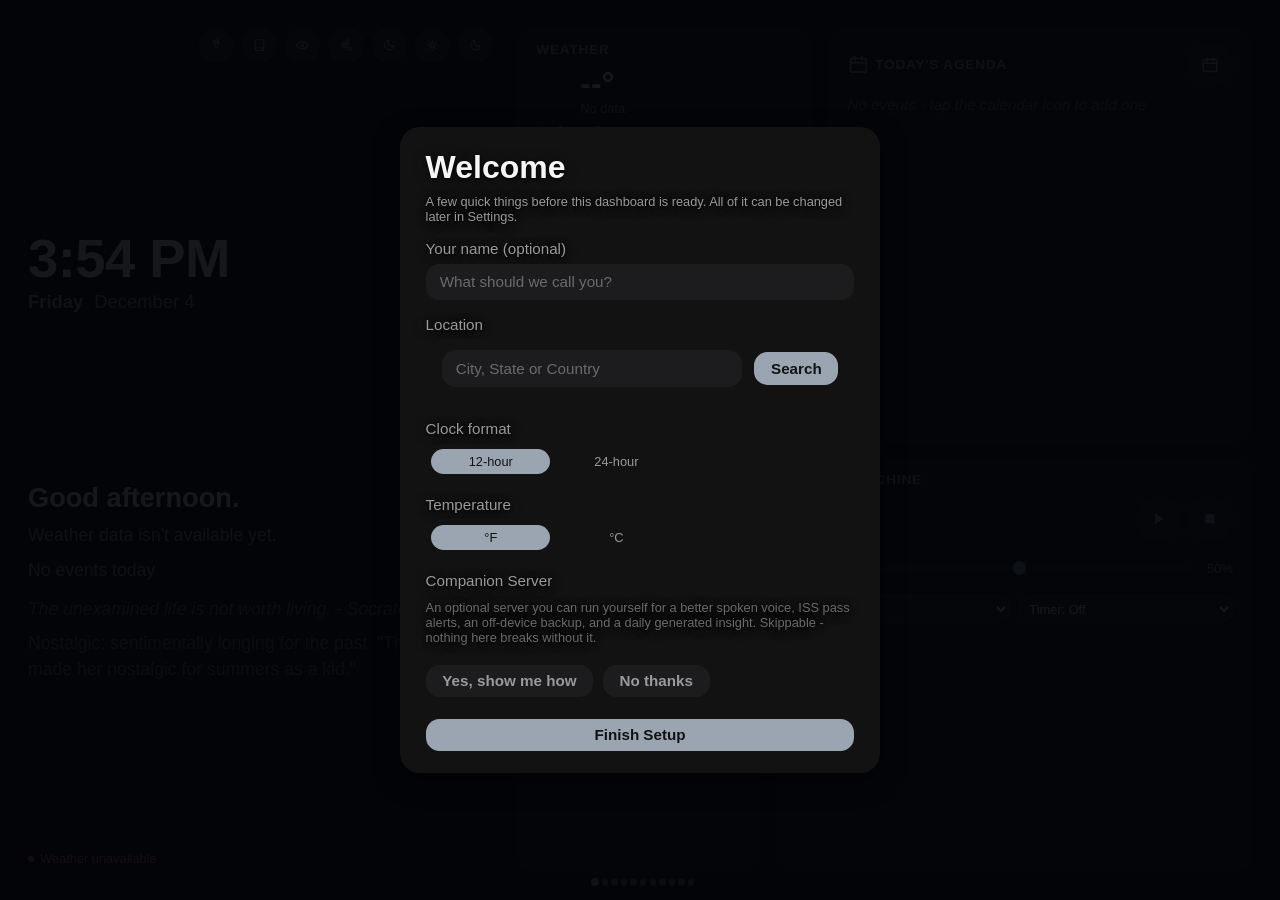
<file: index.html>
<!doctype html>
<html lang="en">
<head>
  <meta charset="UTF-8" />
  <!-- Fixed kiosk display: no pinch-zoom, no accidental double-tap zoom. -->
  <meta name="viewport" content="width=device-width, initial-scale=1, maximum-scale=1, user-scalable=no" />
  <title>Aurora Dashboard Solo</title>
  <link rel="manifest" href="manifest.json" />
  <meta name="theme-color" content="#000000" />
  <script>
    // Applied synchronously, before the stylesheet paints anything, so a
    // saved theme choice never flashes the default look first.
    (function () {
      var theme = localStorage.getItem("echo-dashboard-theme");
      if (theme && theme !== "default") document.documentElement.dataset.theme = theme;
    })();
  </script>
  <link rel="stylesheet" href="style.css" />
</head>
<body>
  <!--
    A fork of echo-dashboard with every phone-dependent feature removed -
    there is no companion app to pair with at all. Weather comes straight
    from public APIs (see script.js's "Weather" section), Wake Alarms and
    the Sound Machine are fully self-contained (Web Audio-synthesized
    ambient loops instead of streamed files), and the Agenda is a manually-
    kept list instead of a synced calendar. See script.js's header comment
    for the full picture.

    Eight swipeable pages via CSS scroll-snap (no JS needed for the swipe
    itself - the WebView's native touch scrolling handles it, which is
    both simpler and smoother than a JS-driven carousel). script.js's
    setupPager() just keeps the dot indicators in sync and lets a dot tap
    jump to a page.

    Several widgets (clock, weather, agenda, alarm, sound controls) appear
    on two pages - the compact Morning Overview version and a bigger
    dedicated-page version. Rather than a generic multi-target rendering
    abstraction, the second instance of each just gets an id with an "-lg"
    suffix, and the one render function per widget in script.js updates
    both ids.
  -->
  <!-- Reading Mode's warm, dark overlay - dims and warms whichever page is
       showing without taking it over the way Bedside/Ambient Mode do (see
       setupReadingMode() in script.js). Sits above the weather effect but
       pointer-events:none, so it's purely visual. -->
  <div class="reading-mode-overlay hidden" id="reading-mode-overlay" aria-hidden="true"></div>
  <!-- Wallpaper - photos imported via Settings, stored in IndexedDB (see
       the "Wallpaper" section in script.js). Empty/black until the first
       import; sits one z-index below the weather effect layer so
       rain/snow/stars still animate on top of it. Two stacked layers
       crossfade between photos, same technique as the weather effect's
       own layered elements. -->
  <div class="wallpaper-bg" id="wallpaper-bg" aria-hidden="true">
    <div class="wallpaper-photo-layer" id="wallpaper-bg-a"></div>
    <div class="wallpaper-photo-layer" id="wallpaper-bg-b"></div>
    <div class="wallpaper-scrim"></div>
  </div>
  <div class="weather-bg" id="weather-bg" aria-hidden="true">
    <div class="weather-moon-glow"></div>
    <div class="weather-sun-glow"></div>
    <div class="weather-sun-rays"></div>
    <div class="weather-sun-flare"></div>
    <div class="weather-cloud-ceiling"></div>
    <div class="weather-cloud weather-cloud-a"></div>
    <div class="weather-cloud weather-cloud-b"></div>
    <div class="weather-cloud weather-cloud-c"></div>
    <div class="weather-fog-wash"></div>
    <div class="weather-fog-glow"></div>
    <div class="weather-fog-band weather-fog-a"></div>
    <div class="weather-fog-band weather-fog-b"></div>
    <div class="weather-fog-band weather-fog-c"></div>
    <div class="weather-fog-band weather-fog-d"></div>
    <div class="weather-rain-trickle"></div>
    <div class="weather-rain-layer weather-rain-far"></div>
    <div class="weather-rain-layer weather-rain-near"></div>
    <div class="weather-snow-layer weather-snow-far"></div>
    <div class="weather-snow-layer weather-snow-mid"></div>
    <div class="weather-snow-layer weather-snow-near"></div>
    <div class="weather-bolt weather-bolt-a"></div>
    <div class="weather-bolt weather-bolt-b"></div>
    <div class="weather-flash"></div>
    <div class="weather-stars weather-stars-a"></div>
    <div class="weather-stars weather-stars-b"></div>
    <div class="weather-stars weather-stars-c"></div>
    <div class="weather-stars weather-stars-d"></div>
    <div class="weather-stars weather-stars-e"></div>
    <div class="weather-stars weather-stars-f"></div>
    <div class="weather-shooting-star"></div>
    <div class="weather-condensation"></div>
  </div>
  <div class="pager" id="pager">
    <!-- Page 1: Morning Overview. -->
    <section class="page page-overview" id="page-overview" aria-label="Morning Overview">
      <div class="overview-banners">
        <div class="severe-alert-banner hidden" id="severe-alert-banner" role="alert">
          <span class="icon-slot small" id="severe-alert-icon" aria-hidden="true"></span>
          <div class="severe-alert-text">
            <div class="severe-alert-event" id="severe-alert-event"></div>
            <div class="severe-alert-headline" id="severe-alert-headline"></div>
          </div>
          <button class="severe-alert-dismiss" id="severe-alert-dismiss" type="button" aria-label="Dismiss alert">&times;</button>
        </div>
        <div class="sticky-note-banner hidden" id="sticky-note-banner">
          <span class="icon-slot small" id="sticky-note-icon" aria-hidden="true"></span>
          <span class="sticky-note-text" id="sticky-note-text"></span>
          <span class="sticky-note-count hidden" id="sticky-note-count"></span>
          <button class="sticky-note-dismiss" id="sticky-note-dismiss" type="button" aria-label="Dismiss note">&times;</button>
        </div>
        <div class="tell-banner hidden" id="tell-banner" role="alert">
          <span class="icon-slot small" id="tell-icon" aria-hidden="true"></span>
          <span class="tell-text" id="tell-text"></span>
          <span class="tell-count hidden" id="tell-count"></span>
          <button class="tell-dismiss" id="tell-dismiss" type="button" aria-label="Dismiss message">&times;</button>
        </div>
      </div>
      <div class="sticky-note-editor-backdrop hidden" id="sticky-note-editor-backdrop"></div>
      <div class="sticky-note-editor hidden" id="sticky-note-editor">
        <div class="sticky-note-editor-header">
          <span class="sticky-note-editor-title">Notes</span>
          <button class="sticky-note-editor-close" id="sticky-note-editor-close" type="button" aria-label="Close">&times;</button>
        </div>
        <div class="sticky-note-add-row">
          <input type="text" id="sticky-note-add-input" class="settings-text-input" placeholder="Add a note…" maxlength="80" autocomplete="off" aria-label="New note text" />
          <button class="settings-add-btn" id="sticky-note-add-btn" type="button">Add</button>
        </div>
        <div class="sticky-note-list" id="sticky-note-list"></div>
      </div>
      <section class="hero-panel">
        <div class="hero-panel-actions">
          <button class="icon-button sticky-note-trigger-btn" id="sticky-note-trigger-btn" type="button" aria-label="Notes">
            <span class="icon-slot" id="sticky-note-trigger-icon" aria-hidden="true"></span>
          </button>
          <button class="icon-button reading-mode-trigger-btn" id="reading-mode-trigger-btn" type="button" aria-label="Toggle Reading Mode" aria-pressed="false">
            <span class="icon-slot" id="reading-mode-trigger-icon" aria-hidden="true"></span>
          </button>
          <button class="icon-button privacy-mode-trigger-btn" id="privacy-mode-trigger-btn" type="button" aria-label="Toggle Privacy Mode" aria-pressed="false">
            <span class="icon-slot" id="privacy-mode-trigger-icon" aria-hidden="true"></span>
          </button>
          <button class="icon-button breathing-trigger-btn" id="breathing-trigger-btn" type="button" aria-label="Breathing exercise">
            <span class="icon-slot" id="breathing-trigger-icon" aria-hidden="true"></span>
          </button>
          <button class="icon-button bedtime-briefing-btn" id="bedtime-briefing-btn" type="button" aria-label="Hear tomorrow's briefing">
            <span class="icon-slot" id="bedtime-briefing-icon" aria-hidden="true"></span>
          </button>
          <button class="icon-button morning-briefing-btn" id="morning-briefing-btn" type="button" aria-label="Hear this morning's briefing">
            <span class="icon-slot" id="morning-briefing-icon" aria-hidden="true"></span>
          </button>
          <button class="icon-button bedside-trigger-btn" id="bedside-trigger-btn" type="button" aria-label="Enter Bedside Mode">
            <span class="icon-slot" id="bedside-trigger-icon" aria-hidden="true"></span>
          </button>
        </div>
        <header class="clock-panel">
          <div class="clock-time" id="clock-time" aria-live="off">--:--</div>
          <div class="clock-date">
            <span class="clock-weekday" id="clock-weekday">-</span>
            <span class="clock-monthday" id="clock-monthday">-</span>
          </div>
        </header>

        <div class="briefing" id="briefing">
          <p class="briefing-greeting" id="briefing-greeting">Good morning.</p>
          <p class="briefing-line" id="briefing-weather"></p>
          <p class="briefing-line" id="briefing-summary"></p>
          <p class="briefing-line briefing-quote" id="briefing-quote"></p>
          <p class="briefing-line briefing-word" id="briefing-word"></p>
          <p class="briefing-line briefing-insight hidden" id="briefing-insight"></p>
        </div>

        <div class="status-line" id="status-line">
          <span class="dot" aria-hidden="true"></span>
          <span id="status-text"></span>
        </div>
      </section>

      <!--
        Cards below are direct children of .card-grid, not wrapped in
        .card-row divs - script.js's applyTileLayout() builds the row
        wrappers dynamically at runtime, grouping visible tiles two per
        row in the order/sizes the Dashboard Layout setting stores. See
        TILE_DOM_ID/TILE_SIZE_WEIGHT in script.js.
      -->
      <main class="card-grid">
        <section class="card card-weather" id="card-weather" aria-label="Weather">
          <h2 class="card-title">Weather</h2>
          <div class="card-body">
            <span class="icon-slot" id="weather-icon" aria-hidden="true"></span>
            <div class="weather-readout">
              <div class="weather-temp" id="weather-temp">--°</div>
              <div class="weather-condition" id="weather-condition">No data</div>
            </div>
            <div class="weather-range">
              <span>H <b id="weather-high">--°</b></span>
              <span>L <b id="weather-low">--°</b></span>
            </div>
            <div class="weather-rain hidden" id="weather-rain">
              <span class="icon-slot small" id="weather-rain-icon" aria-hidden="true"></span>
              <span id="weather-rain-text"></span>
            </div>
            <div class="weather-rain hidden" id="weather-uv">
              <span class="icon-slot small" id="weather-uv-icon" aria-hidden="true"></span>
              <span id="weather-uv-text"></span>
            </div>
            <div class="weather-rain hidden" id="weather-aqi-nudge">
              <span class="icon-slot small" id="weather-aqi-nudge-icon" aria-hidden="true"></span>
              <span id="weather-aqi-nudge-text"></span>
            </div>
            <div class="weather-rain hidden" id="weather-feelslike-nudge">
              <span class="icon-slot small" id="weather-feelslike-nudge-icon" aria-hidden="true"></span>
              <span id="weather-feelslike-nudge-text"></span>
            </div>
            <div class="weather-rain hidden" id="weather-wind-nudge">
              <span class="icon-slot small" id="weather-wind-nudge-icon" aria-hidden="true"></span>
              <span id="weather-wind-nudge-text"></span>
            </div>
          </div>
        </section>

        <section class="card card-schedule" id="card-schedule" aria-label="Agenda">
          <h2 class="card-title">
            <span class="icon-slot small" id="schedule-title-icon" aria-hidden="true"></span>
            <span id="schedule-title-text">Today's Agenda</span>
            <button class="icon-button week-view-trigger-btn" id="week-view-trigger-btn" type="button" aria-label="View the week">
              <span class="icon-slot small" id="week-view-trigger-icon" aria-hidden="true"></span>
            </button>
          </h2>
          <ul class="schedule-list" id="schedule-list">
            <li class="schedule-empty">No events</li>
          </ul>
        </section>

        <section class="card card-alarm" id="card-alarm" aria-label="Next Alarm">
          <h2 class="card-title">
            <span class="icon-slot small" id="alarm-title-icon" aria-hidden="true"></span>
            Next Alarm
          </h2>
          <div class="card-body">
            <div class="alarm-time" id="alarm-time">–</div>
          </div>
        </section>

        <section class="card card-sound" id="card-sound" aria-label="Sound Machine">
          <h2 class="card-title">Sound Machine</h2>
          <div class="card-body">
            <div class="sound-rain-hint hidden" id="sound-rain-hint">
              <span class="icon-slot small" id="sound-rain-hint-icon" aria-hidden="true"></span>
              <button class="sound-rain-hint-text" id="sound-rain-hint-play" type="button">It's raining - play Rain sounds?</button>
              <button class="sound-rain-hint-dismiss" id="sound-rain-hint-dismiss" type="button" aria-label="Dismiss suggestion">&times;</button>
            </div>
            <div class="sound-current">
              <span class="icon-slot" id="sound-icon" aria-hidden="true"></span>
              <span id="sound-name" class="sound-name">Off</span>
              <div class="sound-controls">
                <button class="icon-button" id="sound-play-pause" type="button" aria-label="Play">
                  <span class="icon-slot" id="sound-play-pause-icon" aria-hidden="true"></span>
                </button>
                <button class="icon-button" id="sound-stop" type="button" aria-label="Stop">
                  <span class="icon-slot" id="sound-stop-icon" aria-hidden="true"></span>
                </button>
              </div>
            </div>

            <div class="sound-row">
              <button class="icon-button icon-button-small" id="sound-mute" type="button" aria-label="Mute">
                <span class="icon-slot small" id="volume-icon" aria-hidden="true"></span>
              </button>
              <input type="range" id="sound-volume" class="sound-volume" min="0" max="100" value="50" aria-label="Volume" />
              <span class="sound-volume-label" id="sound-volume-label">50%</span>
            </div>

            <div class="sound-row">
              <select class="sound-select" id="sound-picker" aria-label="Choose sound"></select>
              <select class="sound-select" id="timer-picker" aria-label="Sleep timer">
                <option value="off">Timer: Off</option>
                <option value="15">Timer: 15m</option>
                <option value="30">Timer: 30m</option>
                <option value="45">Timer: 45m</option>
                <option value="60">Timer: 1h</option>
                <option value="120">Timer: 2h</option>
                <option value="untilAlarm">Timer: Alarm</option>
              </select>
            </div>
          </div>
        </section>

        <section class="card card-worldclock" id="card-worldclock" aria-label="World Clock">
          <h2 class="card-title">
            <span class="icon-slot small" id="worldclock-title-icon" aria-hidden="true"></span>
            World Clock
          </h2>
          <div class="worldclock-list" id="worldclock-list"></div>
        </section>

        <section class="card card-countdown" id="card-countdown" aria-label="Countdown">
          <h2 class="card-title">
            <span class="icon-slot small" id="countdown-title-icon" aria-hidden="true"></span>
            Countdown
          </h2>
          <div class="worldclock-list" id="countdown-list"></div>
        </section>

        <section class="card card-nightroutine" id="card-nightroutine" aria-label="Night Routine">
          <h2 class="card-title">
            <span class="icon-slot small" id="nightroutine-title-icon" aria-hidden="true"></span>
            Night Routine
            <span class="card-title-badge" id="nightroutine-progress"></span>
          </h2>
          <div class="nightroutine-list" id="nightroutine-list"></div>
        </section>

        <section class="card card-habits" id="card-habits" aria-label="Habits">
          <h2 class="card-title">
            <span class="icon-slot small" id="habits-title-icon" aria-hidden="true"></span>
            Habits
          </h2>
          <div class="habits-list" id="habits-list"></div>
        </section>

        <section class="card card-reminders" id="card-reminders" aria-label="Reminders">
          <h2 class="card-title">
            <span class="icon-slot small" id="reminders-title-icon" aria-hidden="true"></span>
            Reminders
          </h2>
          <div class="nightroutine-list" id="reminders-list"></div>
        </section>

        <section class="card card-shoppinglist" id="card-shoppinglist" aria-label="Shopping List">
          <h2 class="card-title">
            <span class="icon-slot small" id="shoppinglist-title-icon" aria-hidden="true"></span>
            Shopping List
            <span class="card-title-badge" id="shoppinglist-progress"></span>
            <button class="icon-button-small shoppinglist-meal-idea-btn hidden" id="shoppinglist-meal-idea-btn" type="button" aria-label="Suggest a meal from this list">
              <span class="icon-slot tiny" id="shoppinglist-meal-idea-icon" aria-hidden="true"></span>
            </button>
            <button class="icon-button-small shoppinglist-clear-btn" id="shoppinglist-clear-btn" type="button" aria-label="Clear checked items">
              <span class="icon-slot tiny" id="shoppinglist-clear-icon" aria-hidden="true"></span>
            </button>
          </h2>
          <div class="nightroutine-list" id="shoppinglist-list"></div>
          <div class="settings-text-hint hidden" id="shoppinglist-meal-idea-text"></div>
          <div class="shoppinglist-add-row">
            <input type="text" id="shoppinglist-add-input" class="shoppinglist-add-input" placeholder="Add item…" maxlength="60" autocomplete="off" aria-label="Add shopping list item" />
            <button class="icon-button-small" id="shoppinglist-add-btn" type="button" aria-label="Add item">
              <span class="icon-slot" id="shoppinglist-add-icon" aria-hidden="true"></span>
            </button>
          </div>
        </section>
      </main>
    </section>

    <!-- Page 2: Daily Info - a bigger weather readout plus the full
         agenda list. -->
    <section class="page page-daily" id="page-daily" aria-label="Daily Info">
      <div class="severe-alert-banner hidden" id="severe-alert-banner-lg" role="alert">
        <span class="icon-slot small" id="severe-alert-icon-lg" aria-hidden="true"></span>
        <div class="severe-alert-text">
          <div class="severe-alert-event" id="severe-alert-event-lg"></div>
          <div class="severe-alert-headline" id="severe-alert-headline-lg"></div>
        </div>
        <button class="severe-alert-dismiss" id="severe-alert-dismiss-lg" type="button" aria-label="Dismiss alert">&times;</button>
      </div>
      <div class="forecast-strip hidden" id="forecast-strip" aria-label="Daily forecast"></div>
      <div class="forecast-outlook hidden" id="forecast-outlook"></div>
      <div class="page-body-split">
        <div class="hero-tile">
          <span class="icon-slot xlarge" id="weather-icon-lg" aria-hidden="true"></span>
          <div class="hero-value" id="weather-temp-lg">--°</div>
          <div class="hero-caption" id="weather-condition-lg">No data</div>
          <div class="weather-range-lg">
            <span>H <b id="weather-high-lg">--°</b></span>
            <span>L <b id="weather-low-lg">--°</b></span>
          </div>
          <div class="weather-range-lg" id="weather-sun-lg">
            <span>Sunrise <b id="weather-sunrise-lg">--:--</b></span>
            <span>Sunset <b id="weather-sunset-lg">--:--</b></span>
          </div>
          <div class="weather-range-lg weather-moon-row">
            <span class="moon-visual" id="moon-visual-daily" aria-hidden="true"></span>
            <span id="weather-moon-label-lg"></span>
            <button class="night-sky-trigger-btn" id="night-sky-trigger-btn" type="button">Night Sky</button>
          </div>
          <div class="weather-rain-lg hidden" id="weather-rain-lg">
            <span class="icon-slot small" id="weather-rain-icon-lg" aria-hidden="true"></span>
            <span id="weather-rain-text-lg"></span>
          </div>
          <div class="weather-rain-lg hidden" id="weather-uv-lg">
            <span class="icon-slot small" id="weather-uv-icon-lg" aria-hidden="true"></span>
            <span id="weather-uv-text-lg"></span>
          </div>
          <div class="weather-aqi-lg hidden" id="weather-aqi-lg">
            <span class="icon-slot small" id="weather-aqi-icon-lg" aria-hidden="true"></span>
            <span id="weather-aqi-text-lg"></span>
          </div>
          <div class="weather-details-lg hidden" id="weather-details-lg"></div>
        </div>

        <section class="panel panel-radar hidden" id="panel-radar" aria-label="Radar">
          <h2 class="panel-title">
            <span class="icon-slot small" id="radar-title-icon" aria-hidden="true"></span>
            Radar
          </h2>
          <img class="radar-image" id="radar-image" alt="Weather radar loop" />
        </section>

        <section class="panel panel-schedule" aria-label="Agenda">
          <h2 class="panel-title">
            <span class="icon-slot small" id="schedule-title-icon-lg" aria-hidden="true"></span>
            <span id="schedule-title-text-lg">Today's Agenda</span>
          </h2>
          <ul class="schedule-list schedule-list-lg" id="schedule-list-lg">
            <li class="schedule-empty">No events</li>
          </ul>
        </section>

        <section class="panel panel-history hidden" id="history-card" aria-label="Today in History">
          <h2 class="panel-title">
            <span class="icon-slot small" id="history-title-icon" aria-hidden="true"></span>
            Today in History
          </h2>
          <ul class="history-list" id="history-list"></ul>
        </section>
      </div>
    </section>

    <!-- Page 3: Clock, Alarm, Sound Machine - the bedside-facing page.
         Clock is the most prominent element on the whole dashboard here;
         Alarm rides along as a small line right under the date; Sound
         Machine gets a bigger version of the same controls from the
         Overview card, sized for easy, confident taps from bed. -->
    <section class="page page-clock" id="page-clock" aria-label="Clock and Sound Machine">
      <header class="clock-page-top">
        <div class="clock-time-huge" id="clock-time-lg" aria-live="off">--:--</div>
        <div class="clock-date">
          <span class="clock-weekday" id="clock-weekday-lg">-</span>
          <span class="clock-monthday" id="clock-monthday-lg">-</span>
        </div>
        <div class="alarm-inline" id="alarm-inline">
          <span class="icon-slot small" id="alarm-title-icon-lg" aria-hidden="true"></span>
          <span id="alarm-time-lg">–</span>
        </div>
      </header>

      <section class="sound-panel-lg" aria-label="Sound Machine">
        <div class="settings-segmented sound-mode-segmented" id="sound-mode-segmented" role="radiogroup" aria-label="Single sound or mixer">
          <button class="settings-segment active" type="button" data-mode="single">Single</button>
          <button class="settings-segment" type="button" data-mode="mixer">Mixer</button>
        </div>

        <div class="sound-single-view" id="sound-single-view">
          <div class="sound-current sound-current-lg">
            <span class="icon-slot" id="sound-icon-lg" aria-hidden="true"></span>
            <span id="sound-name-lg" class="sound-name">Off</span>
            <div class="sound-controls">
              <button class="icon-button icon-button-lg" id="sound-play-pause-lg" type="button" aria-label="Play">
                <span class="icon-slot" id="sound-play-pause-icon-lg" aria-hidden="true"></span>
              </button>
              <button class="icon-button icon-button-lg" id="sound-stop-lg" type="button" aria-label="Stop">
                <span class="icon-slot" id="sound-stop-icon-lg" aria-hidden="true"></span>
              </button>
            </div>
          </div>

          <div class="sound-row sound-row-lg">
            <button class="icon-button icon-button-small" id="sound-mute-lg" type="button" aria-label="Mute">
              <span class="icon-slot small" id="volume-icon-lg" aria-hidden="true"></span>
            </button>
            <input type="range" id="sound-volume-lg" class="sound-volume sound-volume-lg" min="0" max="100" value="50" aria-label="Volume" />
            <span class="sound-volume-label" id="sound-volume-label-lg">50%</span>
          </div>

          <div class="sound-row sound-row-lg">
            <select class="sound-select sound-select-lg" id="sound-picker-lg" aria-label="Choose sound"></select>
            <select class="sound-select sound-select-lg" id="timer-picker-lg" aria-label="Sleep timer">
              <option value="off">Timer: Off</option>
              <option value="15">Timer: 15m</option>
              <option value="30">Timer: 30m</option>
              <option value="45">Timer: 45m</option>
              <option value="60">Timer: 1h</option>
              <option value="120">Timer: 2h</option>
              <option value="untilAlarm">Timer: Alarm</option>
            </select>
          </div>

          <div class="sound-recent hidden" id="sound-recent" aria-label="Recently played sounds"></div>
        </div>

        <div class="sound-mixer-view hidden" id="sound-mixer-view">
          <div class="mixer-layers" id="mixer-layers">
            <div class="mixer-layer-row">
              <select class="sound-select" id="mixer-layer-picker-0" aria-label="Layer 1 sound"></select>
              <input type="range" id="mixer-layer-volume-0" class="mixer-layer-volume" min="0" max="100" value="50" aria-label="Layer 1 volume" />
            </div>
            <div class="mixer-layer-row">
              <select class="sound-select" id="mixer-layer-picker-1" aria-label="Layer 2 sound"></select>
              <input type="range" id="mixer-layer-volume-1" class="mixer-layer-volume" min="0" max="100" value="50" aria-label="Layer 2 volume" />
            </div>
            <div class="mixer-layer-row">
              <select class="sound-select" id="mixer-layer-picker-2" aria-label="Layer 3 sound"></select>
              <input type="range" id="mixer-layer-volume-2" class="mixer-layer-volume" min="0" max="100" value="50" aria-label="Layer 3 volume" />
            </div>
            <div class="mixer-layer-row">
              <select class="sound-select" id="mixer-layer-picker-3" aria-label="Layer 4 sound"></select>
              <input type="range" id="mixer-layer-volume-3" class="mixer-layer-volume" min="0" max="100" value="50" aria-label="Layer 4 volume" />
            </div>
          </div>

          <div class="sound-row sound-row-lg">
            <button class="icon-button icon-button-lg" id="mixer-play-pause-btn" type="button" aria-label="Play mix">
              <span class="icon-slot" id="mixer-play-pause-icon" aria-hidden="true"></span>
            </button>
            <select class="sound-select sound-select-lg" id="mixer-timer-picker" aria-label="Mixer sleep timer">
              <option value="off">Timer: Off</option>
              <option value="15">Timer: 15m</option>
              <option value="30">Timer: 30m</option>
              <option value="45">Timer: 45m</option>
              <option value="60">Timer: 1h</option>
            </select>
          </div>

          <div class="mixer-presets-row" id="mixer-presets-row"></div>
          <div class="mixer-save-row">
            <input type="text" id="mixer-preset-name-input" class="settings-text-input" placeholder="Blend name…" maxlength="30" autocomplete="off" aria-label="Blend name" />
            <button class="settings-add-btn" type="button" id="mixer-save-preset-btn">Save Blend</button>
          </div>
          <div class="mixer-save-row hidden" id="mixer-mood-row">
            <input type="text" id="mixer-mood-input" class="settings-text-input" placeholder="Describe a mood…" maxlength="80" autocomplete="off" aria-label="Describe a mood for the soundscape" />
            <button class="settings-add-btn settings-btn-secondary" type="button" id="mixer-mood-btn">Set Mood</button>
          </div>
        </div>
      </section>
    </section>

    <!-- Page 4: Wake Alarms - a fully self-contained alarm clock (see
         checkWakeAlarms() in script.js), scheduled and rung right here on
         the Echo Show rather than by a phone. -->
    <section class="page page-alarms" id="page-alarms" aria-label="Wake Alarms">
      <h2 class="alarms-page-title">
        <span class="icon-slot" id="wakealarms-title-icon" aria-hidden="true"></span>
        Wake Alarms
      </h2>

      <div class="wakealarm-default-sound-row">
        <span class="wakealarm-default-sound-label">Default alarm sound</span>
        <select class="sound-select" id="wakealarm-default-sound-picker" aria-label="Default alarm sound"></select>
        <button class="icon-button-small sound-preview-btn" id="wakealarm-default-sound-preview-btn" type="button" aria-pressed="false" aria-label="Preview default alarm sound">
          <span class="icon-slot" id="wakealarm-default-sound-preview-icon" aria-hidden="true"></span>
        </button>
      </div>

      <div class="wakealarm-default-sound-row">
        <span class="wakealarm-default-sound-label">Sunrise length</span>
        <select class="sound-select" id="wakealarm-sunrise-duration-picker" aria-label="Sunrise length">
          <option value="10">10 min</option>
          <option value="15">15 min</option>
          <option value="20">20 min</option>
          <option value="25">25 min</option>
          <option value="30">30 min</option>
        </select>
      </div>

      <ul class="wakealarm-list" id="wakealarm-list">
        <li class="wakealarm-empty">No alarms set</li>
      </ul>

      <div class="wakealarm-form">
        <div class="wakealarm-form-row">
          <input type="text" id="wakealarm-label-input" class="wakealarm-label-input" placeholder="Label (optional)" autocomplete="off" aria-label="Alarm label" />
        </div>
        <div class="wakealarm-form-row">
          <input type="time" id="wakealarm-time-input" class="wakealarm-time-input" aria-label="Alarm time" />
          <select class="sound-select" id="wakealarm-sound-picker" aria-label="Alarm sound"></select>
          <button class="icon-button-small sound-preview-btn" id="wakealarm-sound-preview-btn" type="button" aria-pressed="false" aria-label="Preview alarm sound">
            <span class="icon-slot" id="wakealarm-sound-preview-icon" aria-hidden="true"></span>
          </button>
        </div>
        <div class="wakealarm-form-row">
          <span class="wakealarm-sunrise-label">Sunrise wake-up</span>
          <button class="settings-switch" id="wakealarm-sunrise-toggle" role="switch" aria-checked="false" aria-label="Gradually brighten the screen before this alarm"></button>
        </div>
        <div class="wakealarm-form-row">
          <div class="wakealarm-days" id="wakealarm-days" role="group" aria-label="Repeat on"></div>
          <button class="icon-button" id="wakealarm-add-btn" type="button" aria-label="Add alarm">
            <span class="icon-slot" id="wakealarm-add-icon" aria-hidden="true"></span>
          </button>
        </div>
      </div>
    </section>

    <!-- Page 5: Sleep Insights - promotes what used to be a small chart
         buried in Settings into its own page. Still backed by the exact
         same localStorage session log (see startSleepSession()/
         endSleepSession() in script.js) - "how did I actually sleep"
         deserves more than a corner of Settings most people never open. -->
    <section class="page page-sleep" id="page-sleep" aria-label="Sleep Insights">
      <h2 class="sleep-page-title">
        <span class="icon-slot" id="sleep-page-title-icon" aria-hidden="true"></span>
        Sleep Insights
      </h2>

      <div class="sleep-stats-row">
        <div class="sleep-stat">
          <span class="sleep-stat-value" id="sleep-stat-avg">–</span>
          <span class="sleep-stat-label">avg this week</span>
        </div>
        <div class="sleep-stat">
          <span class="sleep-stat-value" id="sleep-stat-streak">–</span>
          <span class="sleep-stat-label">night streak</span>
        </div>
        <div class="sleep-stat">
          <span class="sleep-stat-value" id="sleep-stat-snooze">–</span>
          <span class="sleep-stat-label">snoozed this week</span>
        </div>
      </div>

      <div class="sleep-insight hidden" id="sleep-goal-insight"></div>
      <div class="sleep-insight hidden" id="sleep-bedtime-insight"></div>
      <button class="alarm-action-btn timer-secondary-btn hidden" id="week-in-review-btn" type="button">Week in Review</button>

      <div class="settings-section">
        <h2 class="settings-title">Last 7 Days</h2>
        <div class="sleep-history-chart" id="sleep-history-chart"></div>
      </div>

      <div class="settings-section">
        <h2 class="settings-title">Last 30 Days</h2>
        <div class="sleep-trend-chart" id="sleep-trend-chart"></div>
      </div>
    </section>

    <!-- Page 6: Habits - promotes the Overview tile's habit list (which
         stays optional/off-by-default there, small) into a real,
         always-available page. Reuses the exact same renderHabits() output
         and the existing per-habit month-calendar popover
         (openHabitHistory()) - nothing new to check off here, just real
         screen space to see every habit at once regardless of whether the
         Overview tile is enabled. Adding/removing habits still happens in
         Settings, linked from here, same as Sleep Insights' own link. -->
    <section class="page page-habits" id="page-habits" aria-label="Habits">
      <h2 class="habits-page-title">
        <span class="icon-slot" id="habits-page-title-icon" aria-hidden="true"></span>
        Habits
      </h2>
      <div class="habits-day-insight hidden" id="habits-day-insight"></div>
      <div class="habits-list" id="page-habits-list"></div>
      <button class="alarm-action-btn timer-secondary-btn" id="manage-habits-btn" type="button">Add / Manage in Settings</button>
    </section>

    <!-- Page 7: Settings. -->
    <section class="page page-settings" id="page-settings" aria-label="Settings">
      <div class="settings-section">
        <h2 class="settings-title">Profile</h2>
        <div class="settings-text-row">
          <span class="settings-text-label">Name</span>
          <input type="text" id="settings-name-input" class="settings-text-input" placeholder="Your name" autocomplete="off" aria-label="Your name" />
        </div>
      </div>

      <div class="settings-section">
        <h2 class="settings-title">World Clock</h2>
        <div class="settings-worldclock-list" id="settings-worldclock-list"></div>
        <div class="settings-schedule-add-row">
          <select class="sound-select" id="worldclock-add-timezone" aria-label="City to add">
            <option value="America/New_York">New York</option>
            <option value="America/Chicago">Chicago</option>
            <option value="America/Denver">Denver</option>
            <option value="America/Los_Angeles">Los Angeles</option>
            <option value="America/Anchorage">Anchorage</option>
            <option value="Pacific/Honolulu">Honolulu</option>
            <option value="America/Sao_Paulo">São Paulo</option>
            <option value="Europe/London">London</option>
            <option value="Europe/Paris">Paris</option>
            <option value="Europe/Berlin">Berlin</option>
            <option value="Europe/Moscow">Moscow</option>
            <option value="Africa/Cairo">Cairo</option>
            <option value="Africa/Johannesburg">Johannesburg</option>
            <option value="Asia/Dubai">Dubai</option>
            <option value="Asia/Kolkata">New Delhi</option>
            <option value="Asia/Shanghai">Shanghai</option>
            <option value="Asia/Tokyo">Tokyo</option>
            <option value="Asia/Seoul">Seoul</option>
            <option value="Australia/Sydney">Sydney</option>
            <option value="Pacific/Auckland">Auckland</option>
          </select>
          <button class="settings-add-btn" type="button" id="worldclock-add-btn">Add</button>
        </div>
      </div>

      <div class="settings-section">
        <h2 class="settings-title">Countdown</h2>
        <div class="settings-text-hint">Days remaining until a date you pick - a trip, a birthday, anything.</div>
        <div class="settings-countdown-list" id="settings-countdown-list"></div>
        <div class="settings-schedule-add-row">
          <input type="date" id="countdown-add-date" class="settings-text-input" aria-label="Countdown target date" />
          <input type="text" id="countdown-add-label" class="settings-text-input" placeholder="Label…" maxlength="40" autocomplete="off" aria-label="Countdown label" />
          <button class="settings-add-btn" type="button" id="countdown-add-btn">Add</button>
        </div>
        <div class="settings-text-row">
          <span class="settings-text-label">Repeats yearly</span>
          <button class="settings-switch" id="countdown-add-yearly" role="switch" aria-checked="false" aria-label="New countdown repeats yearly"></button>
        </div>
        <div class="settings-text-hint">For a birthday or anniversary - once the date passes, it rolls forward to next year instead of disappearing.</div>
      </div>

      <div class="settings-section">
        <h2 class="settings-title">Night Routine</h2>
        <div class="settings-text-hint">A small checklist that resets itself every night.</div>
        <div class="settings-app-list" id="settings-nightroutine-list"></div>
        <div class="settings-schedule-add-row">
          <input type="text" id="nightroutine-add-label" class="settings-text-input" placeholder="Routine item…" maxlength="40" autocomplete="off" aria-label="Night routine item" />
          <button class="settings-add-btn" type="button" id="nightroutine-add-btn">Add</button>
        </div>
      </div>

      <div class="settings-section">
        <h2 class="settings-title">Habits</h2>
        <div class="settings-text-hint">A few daily habits to check off, with a streak count for each.</div>
        <div class="settings-app-list" id="settings-habits-list"></div>
        <div class="settings-schedule-add-row">
          <input type="text" id="habits-add-label" class="settings-text-input" placeholder="Habit…" maxlength="40" autocomplete="off" aria-label="Habit label" />
          <button class="settings-add-btn" type="button" id="habits-add-btn">Add</button>
        </div>
        <button class="alarm-action-btn timer-secondary-btn" id="see-habits-btn" type="button">See Habits Page</button>
      </div>

      <div class="settings-section">
        <h2 class="settings-title">Reminders</h2>
        <div class="settings-text-hint">Things on a repeating interval, not a daily reset - "water the plant every 10 days".</div>
        <div class="settings-app-list" id="settings-reminders-list"></div>
        <div class="settings-schedule-add-row">
          <input type="text" id="reminders-add-label" class="settings-text-input" placeholder="Reminder…" maxlength="40" autocomplete="off" aria-label="Reminder label" />
          <input type="number" id="reminders-add-interval" class="settings-text-input reminders-interval-input" placeholder="Days" min="1" inputmode="numeric" aria-label="Repeat every N days" />
          <button class="settings-add-btn" type="button" id="reminders-add-btn">Add</button>
        </div>
      </div>

      <div class="settings-section">
        <h2 class="settings-title">Custom Sounds</h2>
        <div class="settings-text-hint">Import your own audio files - they show up as options for both the Sound Machine and Wake Alarms, alongside the built-in ones.</div>
        <div class="settings-customsounds-list" id="settings-customsounds-list"></div>
        <label class="settings-add-btn settings-file-label" id="customsound-import-label" for="customsound-import-input">Import Sound Files</label>
        <input type="file" id="customsound-import-input" accept="audio/*" multiple class="settings-file-input" />
        <div class="settings-text-hint hidden" id="customsound-import-hint"></div>
      </div>

      <div class="settings-section">
        <h2 class="settings-title">Wallpaper</h2>
        <div class="settings-text-hint">Import your own photos - they're downscaled and stored locally, no phone needed.</div>
        <div class="settings-segmented" id="wallpaper-mode-segmented" role="radiogroup" aria-label="Wallpaper mode">
          <button class="settings-segment" type="button" data-mode="rotating">Rotate</button>
          <button class="settings-segment" type="button" data-mode="single">Single</button>
          <button class="settings-segment" type="button" data-mode="scheduled">Schedule</button>
        </div>
        <div class="settings-photo-grid" id="wallpaper-photo-grid"></div>
        <div class="settings-wallpaper-actions-row">
          <label class="settings-add-btn settings-file-label" id="wallpaper-import-label" for="wallpaper-import-input">Import Photos</label>
          <input type="file" id="wallpaper-import-input" accept="image/*" multiple class="settings-file-input" />
          <button class="settings-add-btn settings-btn-secondary hidden" type="button" id="wallpaper-shuffle-btn">Shuffle Now</button>
          <button class="settings-add-btn settings-btn-secondary hidden" type="button" id="wallpaper-upscale-btn">Upscale Existing Photos</button>
        </div>
        <div class="settings-text-hint hidden" id="wallpaper-import-hint"></div>
        <div class="settings-schedule-add-row hidden" id="wallpaper-schedule-add-row">
          <input type="time" id="wallpaper-schedule-time" class="settings-text-input" aria-label="Time for scheduled photo" />
          <button class="settings-add-btn" type="button" id="wallpaper-schedule-add-btn">Add</button>
        </div>
        <div class="settings-schedule-list hidden" id="wallpaper-schedule-list"></div>
        <div class="settings-text-row">
          <span class="settings-text-label">Solid black background</span>
          <button class="settings-switch" id="wallpaper-black-toggle" role="switch" aria-checked="false" aria-label="Use a solid black background instead of photos"></button>
        </div>
        <div class="settings-text-hint">Overrides Rotate/Single/Schedule above with plain black - your photo library stays untouched.</div>
      </div>

      <div class="settings-section">
        <h2 class="settings-title">Dashboard Layout</h2>
        <div class="settings-layout-list" id="settings-layout-list"></div>
      </div>

      <div class="settings-section">
        <h2 class="settings-title">Display</h2>
        <div class="dim-offset-row">
          <span class="dim-offset-label">Dim schedule</span>
          <input type="range" id="dim-offset-slider" class="dim-offset-slider" min="-120" max="120" step="15" value="0" aria-label="Shift auto-dim schedule earlier or later" />
          <span class="dim-offset-value" id="dim-offset-value">On time</span>
        </div>
        <div class="dim-offset-row">
          <span class="dim-offset-label">Dim intensity</span>
          <input type="range" id="dim-intensity-slider" class="dim-offset-slider" min="10" max="90" step="5" value="45" aria-label="How dark the display gets at night" />
          <span class="dim-offset-value" id="dim-intensity-value">45%</span>
        </div>
        <div class="settings-text-row">
          <span class="settings-text-label">Clock format</span>
          <div class="settings-segmented settings-segmented-inline" id="clock-format-segmented" role="radiogroup" aria-label="Clock format">
            <button class="settings-segment" type="button" data-format="12h">12-hour</button>
            <button class="settings-segment" type="button" data-format="24h">24-hour</button>
          </div>
        </div>
        <div class="settings-text-row">
          <span class="settings-text-label">Temperature</span>
          <div class="settings-segmented settings-segmented-inline" id="temp-unit-segmented" role="radiogroup" aria-label="Temperature unit">
            <button class="settings-segment" type="button" data-unit="F">&deg;F</button>
            <button class="settings-segment" type="button" data-unit="C">&deg;C</button>
          </div>
        </div>
      </div>

      <div class="settings-section">
        <h2 class="settings-title">Weather Background</h2>
        <div class="settings-text-hint">Override the animated background - on demand or on a daily schedule. Auto follows the real weather.</div>
        <div class="weatherbg-effect-grid" id="weatherbg-effect-grid" role="radiogroup" aria-label="Weather background effect">
          <button class="weatherbg-effect-btn" type="button" data-effect="auto">Auto</button>
          <button class="weatherbg-effect-btn" type="button" data-effect="sunny">Sunny</button>
          <button class="weatherbg-effect-btn" type="button" data-effect="partlycloudy">Partly Cloudy</button>
          <button class="weatherbg-effect-btn" type="button" data-effect="clouds">Overcast</button>
          <button class="weatherbg-effect-btn" type="button" data-effect="fog">Fog</button>
          <button class="weatherbg-effect-btn" type="button" data-effect="rain">Rain</button>
          <button class="weatherbg-effect-btn" type="button" data-effect="snow">Snow</button>
          <button class="weatherbg-effect-btn" type="button" data-effect="storm">Storm</button>
          <button class="weatherbg-effect-btn" type="button" data-effect="night">Night</button>
        </div>
        <div class="settings-text-row">
          <span class="settings-text-label">Duration</span>
          <select id="weatherbg-duration-select" class="settings-select" aria-label="Weather background override duration">
            <option value="15">15 min</option>
            <option value="30">30 min</option>
            <option value="60" selected>1 hour</option>
            <option value="120">2 hours</option>
            <option value="240">4 hours</option>
            <option value="restofday">Rest of day</option>
            <option value="indefinite">Indefinite</option>
          </select>
        </div>
        <div class="settings-schedule-add-row" id="weatherbg-activate-row">
          <button class="settings-add-btn" type="button" id="weatherbg-activate-btn">Activate now</button>
          <button class="settings-add-btn settings-btn-secondary hidden" type="button" id="weatherbg-stop-btn">Stop override</button>
        </div>
        <div class="settings-text-hint hidden" id="weatherbg-active-hint"></div>
        <div class="settings-schedule-add-row">
          <input type="time" id="weatherbg-schedule-time" class="settings-text-input" aria-label="Time to start scheduled weather background" />
          <button class="settings-add-btn" type="button" id="weatherbg-schedule-add-btn">Schedule</button>
        </div>
        <div class="settings-schedule-list" id="weatherbg-schedule-list"></div>
      </div>

      <div class="settings-section">
        <h2 class="settings-title">Ambient Mode</h2>
        <div class="settings-text-row">
          <span class="settings-text-label">Idle timeout</span>
          <select id="settings-ambient-timeout" class="settings-select" aria-label="Ambient Mode idle timeout">
            <option value="5">5 minutes</option>
            <option value="10">10 minutes</option>
            <option value="15">15 minutes</option>
            <option value="30">30 minutes</option>
            <option value="60">60 minutes</option>
          </select>
        </div>
      </div>

      <div class="settings-section">
        <h2 class="settings-title">Bedside Mode</h2>
        <div class="settings-text-row">
          <span class="settings-text-label">Enter automatically</span>
          <button class="settings-switch" id="auto-bedside-toggle" role="switch" aria-checked="false" aria-label="Enter Bedside Mode automatically"></button>
        </div>
        <div class="settings-text-row">
          <span class="settings-text-label">At</span>
          <input type="time" id="auto-bedside-time" class="wakealarm-time-input" aria-label="Automatic Bedside Mode time" />
        </div>
        <div class="settings-text-row">
          <span class="settings-text-label">Play sound automatically</span>
          <button class="settings-switch" id="bedside-auto-sound-toggle" role="switch" aria-checked="true" aria-label="Automatically start the Sound Machine when entering Bedside Mode"></button>
        </div>
      </div>

      <div class="settings-section">
        <h2 class="settings-title">Sleep Insights</h2>
        <div class="settings-text-hint">How long Bedside Mode ran each night, plus a 30-day trend and streak.</div>
        <div class="settings-text-row">
          <span class="settings-text-label">Sleep goal (hours)</span>
          <input type="number" id="sleep-goal-hours-input" class="settings-text-input sleep-goal-input" min="1" max="14" step="0.5" aria-label="Target hours of sleep per night" />
        </div>
        <button class="alarm-action-btn timer-secondary-btn" id="see-sleep-insights-btn" type="button">See Sleep Insights</button>
      </div>

      <div class="settings-section">
        <h2 class="settings-title">Journal Password</h2>
        <div class="settings-text-hint">Locks the Journal page until unlocked each time the dashboard loads - a casual deterrent, not real security, since anyone with access to this device's files could still read the raw data underneath it.</div>
        <div id="journal-password-set-row">
          <input type="password" id="journal-password-new" class="settings-text-input" placeholder="New password" autocomplete="off" aria-label="New journal password" />
          <button class="settings-add-btn" type="button" id="journal-password-set-btn">Set Password</button>
        </div>
        <div class="hidden" id="journal-password-change-row">
          <input type="password" id="journal-password-current" class="settings-text-input" placeholder="Current password" autocomplete="off" aria-label="Current journal password" />
          <button class="settings-add-btn settings-btn-secondary" type="button" id="journal-password-remove-btn">Remove Password</button>
        </div>
        <div class="settings-text-hint hidden" id="journal-password-feedback"></div>
      </div>

      <div class="settings-section">
        <h2 class="settings-title">Backup</h2>
        <div class="settings-text-hint">Everything lives only in this browser - every setting, the Agenda, every Journal entry, every imported sound and photo. Export a backup file, or restore one on a fresh install.</div>
        <button class="settings-add-btn" type="button" id="backup-export-btn">Export Backup</button>
        <label class="settings-add-btn settings-btn-secondary settings-file-label" id="backup-import-label" for="backup-import-input">Import Backup</label>
        <input type="file" id="backup-import-input" accept="application/json" class="settings-file-input" />
        <div class="settings-text-hint hidden" id="backup-import-hint"></div>
      </div>

      <div class="settings-section">
        <h2 class="settings-title">Companion Server</h2>
        <div class="settings-text-hint">Optional - point this at the small server described in this repo's server/ folder, running on hardware you control on your own network, for a few extras this WebView can't do alone: spoken briefings, ISS pass alerts, an off-device backup copy, and a generated daily insight line. Leave blank and none of this changes.</div>
        <div class="settings-text-row">
          <span class="settings-text-label">Server address</span>
          <input type="text" id="companion-server-url-input" class="settings-text-input" placeholder="http://192.168.1.x:8420" autocomplete="off" aria-label="Companion server address" />
        </div>
        <div class="settings-text-row">
          <span class="settings-text-label">Server key</span>
          <input type="text" id="companion-server-key-input" class="settings-text-input" placeholder="(optional shared key)" autocomplete="off" aria-label="Companion server shared key" />
        </div>
        <button class="settings-add-btn" type="button" id="companion-server-save-btn">Save &amp; Test</button>
        <div class="settings-text-hint hidden" id="companion-server-hint"></div>
        <button class="settings-add-btn settings-btn-secondary" type="button" id="companion-server-backup-btn">Back Up to Server Now</button>
        <button class="settings-add-btn settings-btn-secondary" type="button" id="companion-server-restore-btn">Restore Latest from Server</button>
        <div class="settings-text-hint hidden" id="companion-server-backup-hint"></div>
      </div>

      <div class="settings-section">
        <h2 class="settings-title">Theme</h2>
        <div class="theme-grid" id="theme-grid">
          <button class="theme-swatch" data-theme-value="default" aria-label="Default theme">
            <span class="theme-swatch-preview" style="background: linear-gradient(135deg, #000000, #9aa5b1)"></span>
            <span class="theme-swatch-label">Default</span>
          </button>
          <button class="theme-swatch" data-theme-value="materialyou" aria-label="Material You theme">
            <span class="theme-swatch-preview" style="background: linear-gradient(135deg, #1c1b1f, #d0bcff)"></span>
            <span class="theme-swatch-label">Material You</span>
          </button>
          <button class="theme-swatch" data-theme-value="nothingos" aria-label="Nothing OS theme">
            <span class="theme-swatch-preview" style="background: linear-gradient(135deg, #000000, #d1223b)"></span>
            <span class="theme-swatch-label">Nothing OS</span>
          </button>
          <button class="theme-swatch" data-theme-value="pixel" aria-label="Pixel theme">
            <span class="theme-swatch-preview" style="background: linear-gradient(135deg, #131314, #8ab4f8)"></span>
            <span class="theme-swatch-label">Pixel</span>
          </button>
          <button class="theme-swatch" data-theme-value="retrocrt" aria-label="Retro CRT theme">
            <span class="theme-swatch-preview" style="background: linear-gradient(135deg, #020a02, #33ff66)"></span>
            <span class="theme-swatch-label">Retro CRT</span>
          </button>
          <button class="theme-swatch" data-theme-value="oledminimal" aria-label="OLED Minimal theme">
            <span class="theme-swatch-preview" style="background: linear-gradient(135deg, #000000, #e0e0e0)"></span>
            <span class="theme-swatch-label">OLED Minimal</span>
          </button>
          <button class="theme-swatch" data-theme-value="catppuccin" aria-label="Catppuccin theme">
            <span class="theme-swatch-preview" style="background: linear-gradient(135deg, #1e1e2e, #cba6f7)"></span>
            <span class="theme-swatch-label">Catppuccin</span>
          </button>
          <button class="theme-swatch" data-theme-value="nord" aria-label="Nord theme">
            <span class="theme-swatch-preview" style="background: linear-gradient(135deg, #2e3440, #88c0d0)"></span>
            <span class="theme-swatch-label">Nord</span>
          </button>
          <button class="theme-swatch" data-theme-value="gruvbox" aria-label="Gruvbox theme">
            <span class="theme-swatch-preview" style="background: linear-gradient(135deg, #282828, #fe8019)"></span>
            <span class="theme-swatch-label">Gruvbox</span>
          </button>
        </div>
      </div>
    </section>

    <!-- Page 8: Timer & Stopwatch - deliberately its own page rather than
         squeezed into the already-packed Clock/Sound Machine page, since a
         countdown/stopwatch wants real tap targets and a big readable
         number, not another compressed row. -->
    <section class="page page-timer" id="page-timer" aria-label="Timer and Stopwatch">
      <div class="settings-segmented timer-mode-segmented" id="timer-mode-segmented" role="radiogroup" aria-label="Timer or stopwatch">
        <button class="settings-segment active" type="button" data-mode="timer">Timer</button>
        <button class="settings-segment" type="button" data-mode="stopwatch">Stopwatch</button>
      </div>

      <div class="timer-view" id="timer-view">
        <div class="timer-display" id="timer-display">00:00</div>
        <div class="timer-presets" id="timer-presets">
          <button class="timer-preset-btn" type="button" data-minutes="1">1m</button>
          <button class="timer-preset-btn active" type="button" data-minutes="5">5m</button>
          <button class="timer-preset-btn" type="button" data-minutes="10">10m</button>
          <button class="timer-preset-btn" type="button" data-minutes="15">15m</button>
          <button class="timer-preset-btn" type="button" data-minutes="30">30m</button>
          <button class="timer-preset-btn" type="button" data-minutes="60">60m</button>
          <span class="timer-custom-presets" id="timer-custom-presets"></span>
          <button class="timer-preset-add-btn" type="button" id="timer-preset-manage-btn" aria-label="Add or manage custom timer presets">+</button>
        </div>
        <div class="timer-actions">
          <button class="alarm-action-btn" id="timer-start-btn" type="button">Start</button>
          <button class="alarm-action-btn timer-secondary-btn" id="timer-reset-btn" type="button">Reset</button>
        </div>
      </div>

      <div class="timer-view hidden" id="stopwatch-view">
        <div class="timer-display" id="stopwatch-display">00:00.0</div>
        <div class="timer-actions">
          <button class="alarm-action-btn" id="stopwatch-start-btn" type="button">Start</button>
          <button class="alarm-action-btn timer-secondary-btn" id="stopwatch-lap-btn" type="button" disabled>Lap</button>
          <button class="alarm-action-btn timer-secondary-btn" id="stopwatch-reset-btn" type="button">Reset</button>
        </div>
        <ul class="stopwatch-laps" id="stopwatch-laps"></ul>
      </div>
    </section>

    <!-- Page 9: Journal, Word Game, Trivia, and Puzzle - one line to jot
         down each night (with a callback to whatever was written on this
         same date last year), a tiny daily word-scramble puzzle, a daily
         trivia question, and a daily "odd one out" puzzle. Same
         segmented-view pattern as Timer/Stopwatch. -->
    <section class="page page-extras" id="page-extras" aria-label="Journal and Word Game">
      <div class="settings-segmented extras-mode-segmented" id="extras-mode-segmented" role="radiogroup" aria-label="Journal, word game, trivia, or puzzle">
        <button class="settings-segment active" type="button" data-mode="journal">Journal</button>
        <button class="settings-segment" type="button" data-mode="wordpuzzle">Word Game</button>
        <button class="settings-segment" type="button" data-mode="trivia">Trivia</button>
        <button class="settings-segment" type="button" data-mode="puzzle">Puzzle</button>
      </div>

      <div class="journal-view" id="journal-view">
        <h2 class="card-title">
          <span class="icon-slot small" id="journal-title-icon" aria-hidden="true"></span>
          Tonight
          <button class="icon-button journal-history-btn" id="journal-history-btn" type="button" aria-label="Journal history">
            <span class="icon-slot small" id="journal-history-icon" aria-hidden="true"></span>
          </button>
        </h2>
        <div class="journal-locked-gate hidden" id="journal-locked-gate">
          <span class="icon-slot" id="journal-locked-icon" aria-hidden="true"></span>
          <div class="journal-locked-row">
            <input type="password" id="journal-unlock-input" class="settings-text-input" placeholder="Password" autocomplete="off" aria-label="Journal password" />
            <button class="alarm-action-btn" type="button" id="journal-unlock-btn">Unlock</button>
          </div>
          <div class="settings-text-hint hidden" id="journal-unlock-feedback"></div>
        </div>
        <textarea class="journal-textarea" id="journal-textarea" placeholder="A line or two about today…" maxlength="500" aria-label="Tonight's journal entry"></textarea>
        <div class="journal-callback hidden" id="journal-callback">
          <div class="journal-callback-label">One year ago today</div>
          <div class="journal-callback-text" id="journal-callback-text"></div>
        </div>
        <button class="alarm-action-btn timer-secondary-btn hidden" id="journal-reflection-btn" type="button">Weekly Reflection</button>
        <div class="journal-callback hidden" id="journal-reflection-area">
          <div class="journal-callback-label">This week</div>
          <div class="journal-callback-text" id="journal-reflection-text"></div>
        </div>
      </div>

      <div class="wordpuzzle-view hidden" id="wordpuzzle-view">
        <h2 class="card-title">
          <span class="icon-slot small" id="wordpuzzle-title-icon" aria-hidden="true"></span>
          Word Scramble
        </h2>
        <div class="wordpuzzle-scrambled" id="wordpuzzle-scrambled"></div>
        <div class="wordpuzzle-feedback" id="wordpuzzle-feedback"></div>
        <div class="wordpuzzle-row">
          <input type="text" id="wordpuzzle-guess" class="settings-text-input" placeholder="Your guess…" maxlength="20" autocomplete="off" aria-label="Word guess" />
          <button class="alarm-action-btn" id="wordpuzzle-check-btn" type="button">Check</button>
        </div>
        <button class="settings-add-btn settings-btn-secondary" id="wordpuzzle-reveal-btn" type="button">Reveal</button>
      </div>

      <div class="trivia-view hidden" id="trivia-view">
        <h2 class="card-title">
          <span class="icon-slot small" id="trivia-title-icon" aria-hidden="true"></span>
          Daily Trivia
        </h2>
        <div class="trivia-question" id="trivia-question"></div>
        <div class="trivia-answer hidden" id="trivia-answer"></div>
        <button class="settings-add-btn settings-btn-secondary" id="trivia-reveal-btn" type="button">Reveal Answer</button>
      </div>

      <div class="puzzle-view hidden" id="puzzle-view">
        <h2 class="card-title">
          <span class="icon-slot small" id="puzzle-title-icon" aria-hidden="true"></span>
          Odd One Out
          <span class="puzzle-streak" id="puzzle-streak"></span>
        </h2>
        <div class="puzzle-prompt">Which one doesn't belong?</div>
        <div class="puzzle-options" id="puzzle-options"></div>
        <div class="puzzle-feedback hidden" id="puzzle-feedback"></div>
      </div>
    </section>

    <section class="page page-homelab" id="page-homelab" aria-label="Homelab Status">
      <h2 class="card-title">
        <span class="icon-slot small" id="homelab-title-icon" aria-hidden="true"></span>
        Homelab Status
      </h2>
      <div class="settings-text-hint hidden" id="homelab-empty-hint">Set up a Companion Server (Settings) to see it here.</div>
      <div class="homelab-updated" id="homelab-updated"></div>

      <div class="settings-section">
        <h2 class="settings-title">Local Tools</h2>
        <div class="homelab-grid" id="homelab-local-grid"></div>
      </div>

      <div class="settings-section">
        <h2 class="settings-title">Latitude Services</h2>
        <div class="homelab-grid" id="homelab-services-grid"></div>
      </div>
    </section>

    <!-- Page 10: Ask the Dashboard - free-text Q&A via the Companion
         Server's local model (see generate_answer() in server.py).
         Promoted out of the Extras segmented view into its own page since
         it's a different kind of interaction (a deliberate "I have a
         question" trip, not something you'd casually flip past like
         Trivia/Puzzle). -->
    <section class="page page-ask" id="page-ask" aria-label="Ask the Dashboard">
      <h2 class="card-title">
        <span class="icon-slot small" id="ask-title-icon" aria-hidden="true"></span>
        Ask the Dashboard
      </h2>
      <div class="settings-text-hint hidden" id="ask-no-server-hint">Set up a Companion Server (Settings) to use this.</div>
      <div class="settings-text-hint">Quick questions, answered by a local model on your Companion Server - not fact-checked, treat it as a starting point.</div>
      <div class="wordpuzzle-row">
        <input type="text" id="ask-question-input" class="settings-text-input" placeholder="Ask something…" maxlength="200" autocomplete="off" aria-label="Question for the dashboard" />
        <button class="alarm-action-btn" id="ask-submit-btn" type="button">Ask</button>
      </div>
      <div class="settings-text-hint hidden" id="ask-answer-text"></div>
    </section>
  </div>

  <nav class="page-dots" id="page-dots" aria-label="Dashboard pages">
    <button class="page-dot" data-page="0" aria-label="Morning Overview"></button>
    <button class="page-dot" data-page="1" aria-label="Daily Info"></button>
    <button class="page-dot" data-page="2" aria-label="Clock and Sound Machine"></button>
    <button class="page-dot" data-page="3" aria-label="Wake Alarms"></button>
    <button class="page-dot" data-page="4" aria-label="Sleep Insights"></button>
    <button class="page-dot" data-page="5" aria-label="Habits"></button>
    <button class="page-dot" data-page="6" aria-label="Settings"></button>
    <button class="page-dot" data-page="7" aria-label="Timer and Stopwatch"></button>
    <button class="page-dot" data-page="8" aria-label="Journal and Word Game"></button>
    <button class="page-dot" data-page="9" aria-label="Homelab Status"></button>
    <button class="page-dot" data-page="10" aria-label="Ask the Dashboard"></button>
  </nav>

  <!-- Week-ahead glance and Agenda editor, opened from the Agenda card's
       calendar icon (see setupWeekView() in script.js). Reuses the
       sticky-note editor's header/close styling for visual consistency. -->
  <div class="week-view-backdrop hidden" id="week-view-backdrop"></div>
  <div class="week-view-popover hidden" id="week-view-popover">
    <div class="sticky-note-editor-header">
      <span class="sticky-note-editor-title">This Week</span>
      <button class="sticky-note-editor-close" id="week-view-close" type="button" aria-label="Close">&times;</button>
    </div>
    <div class="week-view-add-row">
      <input type="date" id="agenda-add-date" class="settings-text-input" aria-label="Event date" />
      <input type="time" id="agenda-add-time" class="settings-text-input" aria-label="Event time (leave blank for all day)" />
    </div>
    <div class="week-view-add-row">
      <input type="text" id="agenda-add-title" class="settings-text-input" placeholder="Event title…" maxlength="60" autocomplete="off" aria-label="Event title" />
      <button class="settings-add-btn" type="button" id="agenda-add-btn">Add</button>
    </div>
    <div class="week-view-days" id="week-view-days"></div>
  </div>

  <!-- Week in Review - a generated paragraph (see /week-in-review in
       server.py), opened from the Sleep Insights page's own button. A
       popover rather than inline page content since a full paragraph
       doesn't reliably fit this dashboard's fixed-height pages alongside
       everything else already on Sleep Insights - confirmed by measuring
       real overflow (554px of content in a 480px page) with it inline. -->
  <div class="week-view-backdrop hidden" id="week-review-backdrop"></div>
  <div class="week-view-popover hidden" id="week-review-popover">
    <div class="sticky-note-editor-header">
      <span class="sticky-note-editor-title">Week in Review</span>
      <button class="sticky-note-editor-close" id="week-review-close" type="button" aria-label="Close">&times;</button>
    </div>
    <div class="sleep-insight" id="week-review-popover-text"></div>
  </div>

  <!-- Journal History - past entries only, read-only (see setupJournalHistory()
       in script.js). Only reachable while the Journal is unlocked. -->
  <div class="week-view-backdrop hidden" id="journal-history-backdrop"></div>
  <div class="week-view-popover hidden" id="journal-history-popover">
    <div class="sticky-note-editor-header">
      <span class="sticky-note-editor-title">Journal History</span>
      <button class="sticky-note-editor-close" id="journal-history-close" type="button" aria-label="Close">&times;</button>
    </div>
    <div class="journal-history-list" id="journal-history-list"></div>
    <div class="journal-history-detail hidden" id="journal-history-detail">
      <button class="settings-add-btn settings-btn-secondary" type="button" id="journal-history-back-btn">Back</button>
      <div class="journal-history-detail-date" id="journal-history-detail-date"></div>
      <div class="journal-history-detail-text" id="journal-history-detail-text"></div>
    </div>
  </div>

  <!-- Habit History - a month calendar heatmap for one habit, reached by
       tapping its calendar icon on the Overview tile (see setupHabits() in
       script.js). Read-only - the checkbox on the Overview tile itself is
       still the only way to actually mark a day done/undone. -->
  <div class="week-view-backdrop hidden" id="habit-history-backdrop"></div>
  <div class="week-view-popover hidden" id="habit-history-popover">
    <div class="sticky-note-editor-header">
      <span class="sticky-note-editor-title" id="habit-history-title">Habit History</span>
      <button class="sticky-note-editor-close" id="habit-history-close" type="button" aria-label="Close">&times;</button>
    </div>
    <div class="habit-history-stats" id="habit-history-stats"></div>
    <div class="habit-history-month-nav">
      <button class="habit-history-month-btn" id="habit-history-prev-btn" type="button" aria-label="Previous month">&lsaquo;</button>
      <span class="habit-history-month-label" id="habit-history-month-label"></span>
      <button class="habit-history-month-btn" id="habit-history-next-btn" type="button" aria-label="Next month">&rsaquo;</button>
    </div>
    <div class="habit-history-weekdays" id="habit-history-weekdays"></div>
    <div class="habit-history-grid" id="habit-history-grid"></div>
  </div>

  <!-- Custom Timer Presets - named durations (e.g. "Tea - 3 min") beyond
       the fixed 1/5/10/15/30/60 buttons, appended to the same row on the
       Timer page (see setupTimerPresets() in script.js). Management (add/
       remove) lives in this popover, same shape as Habit History above,
       so the Timer page itself never grows a second control row. -->
  <div class="week-view-backdrop hidden" id="timer-preset-backdrop"></div>
  <div class="week-view-popover hidden" id="timer-preset-popover">
    <div class="sticky-note-editor-header">
      <span class="sticky-note-editor-title">Custom Timer Presets</span>
      <button class="sticky-note-editor-close" id="timer-preset-popover-close" type="button" aria-label="Close">&times;</button>
    </div>
    <div class="settings-app-list" id="timer-preset-list"></div>
    <div class="settings-schedule-add-row">
      <input type="text" id="timer-preset-add-label" class="settings-text-input" placeholder="Label (e.g. Tea)…" maxlength="20" autocomplete="off" aria-label="Preset label" />
      <input type="number" id="timer-preset-add-minutes" class="settings-text-input timer-preset-minutes-input" placeholder="Min" min="1" max="999" aria-label="Preset minutes" />
      <button class="settings-add-btn" type="button" id="timer-preset-add-confirm-btn">Add</button>
    </div>
  </div>

  <!-- Sunrise Alarm - a slow, silent color/brightness ramp shown ahead of
       an alarm with "Sunrise wake-up" on (see checkSunriseAlarms() in
       script.js), so the room is already gently lit by the time the alarm
       itself rings. Below the ringing overlay's z-index - a real alarm
       always takes over cleanly the moment its time arrives. -->
  <div class="sunrise-overlay hidden" id="sunrise-overlay" aria-hidden="true">
    <button class="sunrise-skip-btn" id="sunrise-skip-btn" type="button">Skip sunrise</button>
  </div>

  <!-- Outside the pager so it covers whichever page is active when an
       alarm fires - see startWakeAlarmRinging() in script.js. -->
  <div class="alarm-ringing-overlay hidden" id="alarm-ringing-overlay" role="alertdialog" aria-label="Alarm ringing">
    <span class="icon-slot xlarge alarm-ringing-icon" id="alarm-ringing-icon" aria-hidden="true"></span>
    <div class="alarm-ringing-time" id="alarm-ringing-time">--:--</div>
    <div class="alarm-ringing-label" id="alarm-ringing-label"></div>
    <div class="alarm-ringing-actions">
      <div class="alarm-snooze-group">
        <button class="alarm-action-btn alarm-snooze-btn" id="alarm-snooze-btn" type="button">Snooze</button>
        <select class="alarm-snooze-duration" id="alarm-snooze-duration" aria-label="Snooze duration">
          <option value="5">5m</option>
          <option value="9">9m</option>
          <option value="10">10m</option>
          <option value="15">15m</option>
          <option value="20">20m</option>
        </select>
      </div>
      <button class="alarm-action-btn alarm-dismiss-btn" id="alarm-dismiss-btn" type="button">Dismiss</button>
    </div>
  </div>

  <!-- Bedside Mode - outside the pager (like the alarm overlay above) since
       it's a special summoned view, not one more page to swipe to. See
       enterBedsideMode()/exitBedsideMode() in script.js. -->
  <div class="bedside-overlay hidden" id="bedside-overlay" aria-label="Bedside Mode">
    <button class="icon-button bedside-exit-btn" id="bedside-exit-btn" type="button" aria-label="Exit Bedside Mode">
      <span class="icon-slot" id="bedside-exit-icon" aria-hidden="true"></span>
    </button>

    <div class="bedside-top">
      <div class="alarm-inline" id="alarm-inline-bedside">
        <span class="icon-slot small" id="alarm-title-icon-bedside" aria-hidden="true"></span>
        <span id="alarm-time-bedside">–</span>
      </div>
      <div class="bedside-tomorrow" id="bedside-tomorrow"></div>
    </div>

    <div class="bedside-clock">
      <div class="clock-time-huge" id="clock-time-bedside" aria-live="off">--:--</div>
      <div class="clock-date">
        <span class="clock-weekday" id="clock-weekday-bedside">-</span>
        <span class="clock-monthday" id="clock-monthday-bedside">-</span>
      </div>
    </div>

    <section class="sound-panel-lg bedside-sound-panel" aria-label="Sound Machine">
      <div class="sound-row sound-row-lg">
        <span class="icon-slot small" id="bedside-brightness-icon" aria-hidden="true"></span>
        <input
          type="range"
          id="bedside-brightness-slider"
          class="sound-volume sound-volume-lg"
          min="10"
          max="100"
          step="5"
          value="50"
          aria-label="Brightness"
        />
        <span class="sound-volume-label" id="bedside-brightness-label">50%</span>
      </div>

      <div class="sound-current sound-current-lg">
        <span class="icon-slot" id="sound-icon-bedside" aria-hidden="true"></span>
        <span id="sound-name-bedside" class="sound-name">Off</span>
        <div class="sound-controls">
          <button class="icon-button icon-button-lg" id="sound-play-pause-bedside" type="button" aria-label="Play">
            <span class="icon-slot" id="sound-play-pause-icon-bedside" aria-hidden="true"></span>
          </button>
          <button class="icon-button icon-button-lg" id="sound-stop-bedside" type="button" aria-label="Stop">
            <span class="icon-slot" id="sound-stop-icon-bedside" aria-hidden="true"></span>
          </button>
        </div>
      </div>

      <div class="sound-row sound-row-lg">
        <button class="icon-button icon-button-small" id="sound-mute-bedside" type="button" aria-label="Mute">
          <span class="icon-slot small" id="volume-icon-bedside" aria-hidden="true"></span>
        </button>
        <input type="range" id="sound-volume-bedside" class="sound-volume sound-volume-lg" min="0" max="100" value="50" aria-label="Volume" />
        <span class="sound-volume-label" id="sound-volume-label-bedside">50%</span>
      </div>

      <div class="sound-row sound-row-lg">
        <select class="sound-select sound-select-lg" id="sound-picker-bedside" aria-label="Choose sound"></select>
        <select class="sound-select sound-select-lg" id="timer-picker-bedside" aria-label="Sleep timer">
          <option value="off">Timer: Off</option>
          <option value="15">Timer: 15m</option>
          <option value="30">Timer: 30m</option>
          <option value="45">Timer: 45m</option>
          <option value="60">Timer: 1h</option>
          <option value="120">Timer: 2h</option>
          <option value="untilAlarm">Timer: Alarm</option>
        </select>
      </div>
    </section>
  </div>

  <!-- Ambient Mode - a screensaver-style idle view (see setupAmbientMode()
       in script.js): huge clock, tiny weather, very dim, a twinkling
       starfield. Any touch exits it. -->
  <div class="ambient-overlay hidden" id="ambient-overlay" aria-label="Ambient Mode">
    <div class="ambient-starfield" id="ambient-starfield"></div>

    <div class="ambient-content">
      <div class="ambient-clock" id="clock-time-ambient">--:--</div>
      <div class="ambient-weather" id="ambient-weather"></div>
      <div class="ambient-moon-row">
        <span class="moon-visual moon-visual-small" id="ambient-moon-visual" aria-hidden="true"></span>
        <span class="ambient-moon" id="ambient-moon"></span>
      </div>
    </div>
  </div>

  <!-- Breathing Mode - a guided inhale/hold/exhale/hold exercise, the same
       "summoned overlay" shape as Bedside/Ambient Mode. See
       enterBreathingMode() in script.js. -->
  <div class="breathing-overlay hidden" id="breathing-overlay" aria-label="Breathing exercise, tap anywhere to exit">
    <div class="breathing-circle" id="breathing-circle"></div>
    <div class="breathing-label" id="breathing-label">Breathe in</div>
  </div>

  <!-- Night Sky View - which naked-eye planets and the Moon are above the
       horizon right now, computed offline (see currentSkyPositions() in
       script.js). Same "summoned full-screen overlay, tap anywhere to
       exit" shape as Breathing Mode. -->
  <div class="night-sky-overlay hidden" id="night-sky-overlay" aria-label="Night sky, tap anywhere to exit">
    <div class="night-sky-header">
      <span class="moon-visual" id="moon-visual-nightsky" aria-hidden="true"></span>
      <span id="night-sky-moon-label"></span>
    </div>
    <div class="night-sky-stargazing hidden" id="night-sky-stargazing"></div>
    <div class="night-sky-meteor-hint hidden" id="night-sky-meteor-hint"></div>
    <div class="night-sky-meteor-hint hidden" id="night-sky-iss-hint"></div>
    <div class="night-sky-chart-wrap">
      <svg class="night-sky-chart" id="night-sky-chart" viewBox="0 0 360 150" preserveAspectRatio="xMidYMid meet" aria-hidden="true"></svg>
    </div>
    <div class="night-sky-list" id="night-sky-list"></div>
  </div>

  <div class="setup-wizard-overlay hidden" id="setup-wizard-overlay" role="dialog" aria-label="First-time setup">
    <div class="setup-wizard-card">
      <h1 class="setup-wizard-title">Welcome</h1>
      <p class="setup-wizard-subtitle">A few quick things before this dashboard is ready. All of it can be changed later in Settings.</p>

      <div class="setup-wizard-field">
        <label class="settings-text-label" for="setup-name-input">Your name (optional)</label>
        <input type="text" id="setup-name-input" class="settings-text-input" placeholder="What should we call you?" autocomplete="off" />
      </div>

      <div class="setup-wizard-field">
        <label class="settings-text-label" for="setup-location-input">Location</label>
        <div class="settings-text-row">
          <input type="text" id="setup-location-input" class="settings-text-input" placeholder="City, State or Country" autocomplete="off" />
          <button class="settings-add-btn" type="button" id="setup-location-search-btn">Search</button>
        </div>
        <div class="setup-location-results" id="setup-location-results"></div>
        <div class="settings-text-hint hidden" id="setup-location-hint"></div>
      </div>

      <div class="setup-wizard-field">
        <span class="settings-text-label">Clock format</span>
        <div class="settings-segmented settings-segmented-inline" id="setup-clock-format-segmented" role="radiogroup" aria-label="Clock format">
          <button class="settings-segment active" type="button" data-format="12h">12-hour</button>
          <button class="settings-segment" type="button" data-format="24h">24-hour</button>
        </div>
      </div>

      <div class="setup-wizard-field">
        <span class="settings-text-label">Temperature</span>
        <div class="settings-segmented settings-segmented-inline" id="setup-temp-unit-segmented" role="radiogroup" aria-label="Temperature unit">
          <button class="settings-segment active" type="button" data-unit="F">&deg;F</button>
          <button class="settings-segment" type="button" data-unit="C">&deg;C</button>
        </div>
      </div>

      <div class="setup-wizard-field">
        <span class="settings-text-label">Companion Server</span>
        <p class="settings-text-hint">An optional server you can run yourself for a better spoken voice, ISS pass alerts, an off-device backup, and a daily generated insight. Skippable - nothing here breaks without it.</p>
        <div class="setup-wizard-btn-row">
          <button class="settings-add-btn settings-btn-secondary" type="button" id="setup-companion-yes-btn">Yes, show me how</button>
          <button class="settings-add-btn settings-btn-secondary" type="button" id="setup-companion-no-btn">No thanks</button>
        </div>
      </div>

      <button class="settings-add-btn setup-wizard-finish-btn" type="button" id="setup-finish-btn">Finish Setup</button>
    </div>

    <div class="setup-companion-popup hidden" id="setup-companion-popup">
      <div class="setup-companion-popup-card">
        <p>The Companion Server's source and setup instructions live in this dashboard's own repo.</p>
        <a href="https://github.com/rustyisacat/echo-dashboard-solo/blob/main/server/README.md" target="_blank" rel="noopener" class="settings-add-btn">Open Setup Instructions</a>
        <button class="settings-add-btn settings-btn-secondary" type="button" id="setup-companion-popup-close-btn">Close</button>
      </div>
    </div>
  </div>

  <script src="script.js"></script>
</body>
</html>
</file>
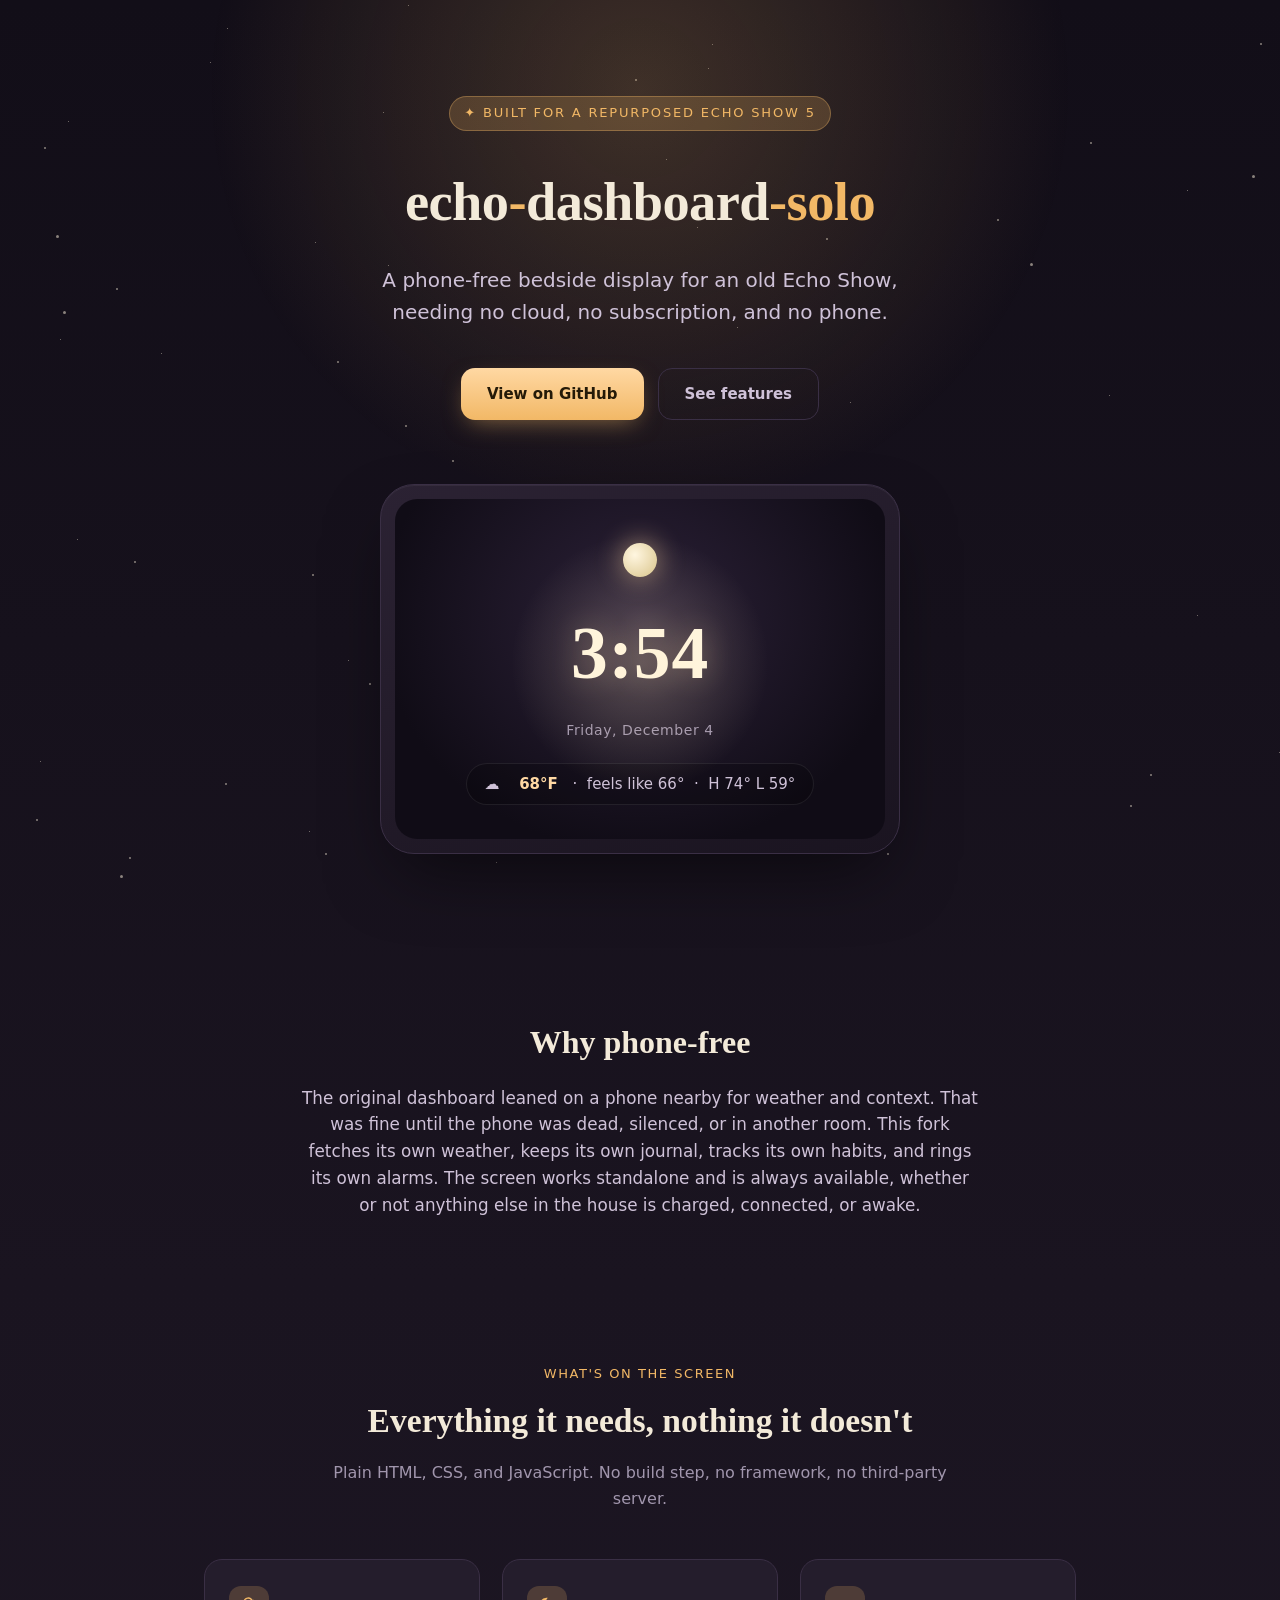
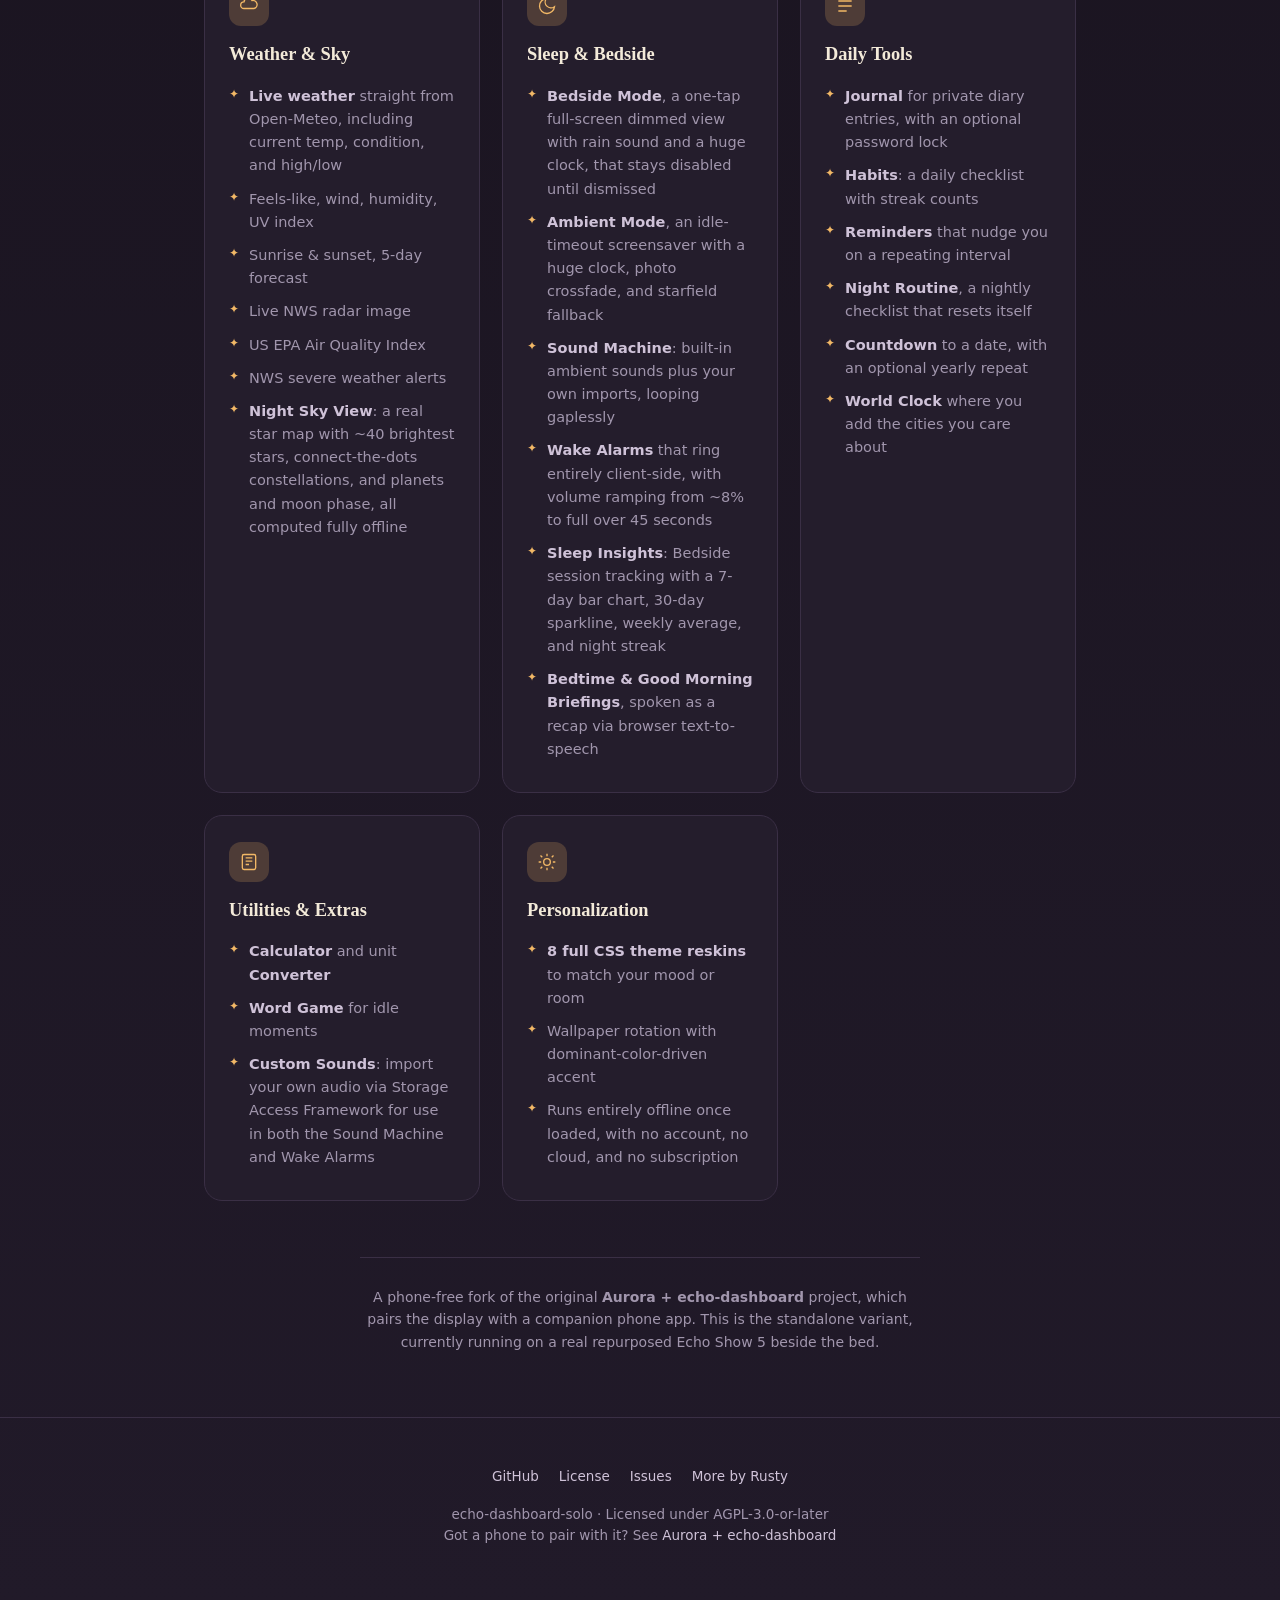
<file: docs/index.html>
<!DOCTYPE html>
<html lang="en">
<head>
<meta charset="UTF-8">
<meta name="viewport" content="width=device-width, initial-scale=1.0">
<title>echo-dashboard-solo: a phone-free bedside display</title>
<meta name="description" content="A phone-free bedside display for a repurposed Amazon Echo Show 5. No cloud, no subscription, no phone required. Weather, sleep tools, journal, habits, and more, all running locally.">
<link rel="icon" type="image/svg+xml" href="favicon.svg">
<link rel="icon" type="image/png" sizes="32x32" href="favicon-32.png">
<link rel="apple-touch-icon" sizes="180x180" href="apple-touch-icon.png">
<meta property="og:type" content="website">
<meta property="og:title" content="echo-dashboard-solo: a phone-free bedside display">
<meta property="og:description" content="A phone-free bedside display for a repurposed Amazon Echo Show 5. No cloud, no subscription, no phone required. Weather, sleep tools, journal, habits, and more, all running locally.">
<meta property="og:image" content="https://echo-dashboard-solo.rusty.is-a.dev/og-image.png">
<meta property="og:image:width" content="1200">
<meta property="og:image:height" content="630">
<meta name="twitter:card" content="summary_large_image">
<meta name="twitter:image" content="https://echo-dashboard-solo.rusty.is-a.dev/og-image.png">
<style>
  :root{
    --bg-0:#120e18;
    --bg-1:#1a1420;
    --bg-2:#211a29;
    --card:#241d2c;
    --card-border:#3a2f45;
    --text-0:#f3ead9;
    --text-1:#cfc2d8;
    --text-2:#a196ad;
    --amber:#f2b866;
    --amber-soft:#f2b86633;
    --amber-glow:#ffd8a3;
    --moon:#fff6e0;
    --radius:18px;
    --serif: "Iowan Old Style", "Palatino Linotype", Georgia, "Noto Serif", serif;
    --rounded: ui-rounded, "Segoe UI Rounded", "SF Pro Rounded", "Nunito", system-ui, sans-serif;
  }

  *{box-sizing:border-box;}
  html{scroll-behavior:smooth;}
  body{
    margin:0;
    background:
      radial-gradient(ellipse 800px 500px at 50% -10%, #3a2c4a55, transparent 60%),
      linear-gradient(180deg, var(--bg-0), var(--bg-1) 40%, var(--bg-2));
    color:var(--text-1);
    font-family:var(--rounded);
    line-height:1.6;
    overflow-x:hidden;
    position:relative;
  }

  /* sparse twinkling starfield, fixed behind everything */
  .stars{
    position:fixed;
    inset:0;
    z-index:0;
    pointer-events:none;
    overflow:hidden;
  }
  .stars span{
    position:absolute;
    width:2px;
    height:2px;
    border-radius:50%;
    background:var(--moon);
    opacity:.5;
    animation:twinkle 5s ease-in-out infinite;
  }
  @keyframes twinkle{
    0%,100%{opacity:.15; transform:scale(1);}
    50%{opacity:.9; transform:scale(1.6);}
  }

  main, header, footer{position:relative; z-index:1;}

  a{color:var(--amber);}

  .wrap{
    max-width:920px;
    margin:0 auto;
    padding:0 24px;
  }

  /* ---------- HERO ---------- */
  .hero{
    padding:96px 0 72px;
    text-align:center;
    position:relative;
  }
  .hero::before{
    content:"";
    position:absolute;
    top:-120px; left:50%;
    transform:translateX(-50%);
    width:900px; height:700px;
    background:radial-gradient(circle at 50% 30%, #f2b86633, transparent 65%);
    z-index:-1;
    pointer-events:none;
  }
  .eyebrow{
    display:inline-flex;
    align-items:center;
    gap:8px;
    font-size:13px;
    letter-spacing:.14em;
    text-transform:uppercase;
    color:var(--amber);
    background:var(--amber-soft);
    border:1px solid #f2b86655;
    padding:6px 14px;
    border-radius:999px;
    margin-bottom:28px;
  }
  h1{
    font-family:var(--serif);
    font-weight:600;
    font-size:clamp(2.2rem, 5vw, 3.4rem);
    color:var(--text-0);
    margin:0 0 18px;
    letter-spacing:-.01em;
  }
  h1 .accent{color:var(--amber);}
  .pitch{
    font-size:clamp(1.05rem, 2vw, 1.25rem);
    color:var(--text-1);
    max-width:600px;
    margin:0 auto 40px;
  }
  .cta-row{
    display:flex;
    justify-content:center;
    gap:14px;
    flex-wrap:wrap;
    margin-bottom:64px;
  }
  .btn{
    display:inline-flex;
    align-items:center;
    gap:8px;
    padding:13px 26px;
    border-radius:14px;
    font-family:var(--rounded);
    font-weight:600;
    font-size:15px;
    text-decoration:none;
    transition:transform .15s ease, box-shadow .15s ease;
  }
  .btn-primary{
    background:linear-gradient(180deg, var(--amber-glow), var(--amber));
    color:#241a08;
    box-shadow:0 8px 24px -8px #f2b86688;
  }
  .btn-primary:hover{transform:translateY(-2px); box-shadow:0 12px 28px -8px #f2b866aa;}
  .btn-ghost{
    background:transparent;
    color:var(--text-1);
    border:1px solid var(--card-border);
  }
  .btn-ghost:hover{border-color:var(--amber); color:var(--amber);}

  /* ---------- CLOCK MOCKUP ---------- */
  .device{
    max-width:520px;
    margin:0 auto;
    border-radius:34px;
    padding:14px;
    background:linear-gradient(160deg, #2b2233, #1a1420);
    border:1px solid var(--card-border);
    box-shadow:0 30px 70px -20px #00000090, inset 0 1px 0 #ffffff0d;
  }
  .device-screen{
    border-radius:22px;
    background:radial-gradient(ellipse at 50% 35%, #2c2138, #100c16 75%);
    padding:44px 20px 34px;
    text-align:center;
    position:relative;
    overflow:hidden;
  }
  .device-screen::before{
    content:"";
    position:absolute;
    top:10%; left:50%;
    transform:translateX(-50%);
    width:260px; height:260px;
    background:radial-gradient(circle, #ffe9bf3d, transparent 70%);
    pointer-events:none;
  }
  .moonlet{
    width:34px; height:34px;
    margin:0 auto 18px;
    border-radius:50%;
    background:radial-gradient(circle at 35% 35%, var(--moon), #d9c48a);
    box-shadow:0 0 24px 4px #ffd8a366;
    position:relative;
  }
  .big-time{
    font-family:var(--serif);
    font-size:clamp(3rem, 11vw, 4.6rem);
    color:var(--moon);
    font-weight:600;
    letter-spacing:.01em;
    text-shadow:0 0 30px #ffd8a355;
    margin-bottom:6px;
  }
  .date-line{
    color:var(--text-2);
    font-size:14px;
    letter-spacing:.04em;
    margin-bottom:22px;
  }
  .weather-line{
    display:inline-flex;
    align-items:center;
    gap:10px;
    font-size:15px;
    color:var(--text-1);
    background:#00000030;
    border:1px solid #ffffff14;
    padding:8px 18px;
    border-radius:999px;
  }
  .weather-line b{color:var(--amber-glow); font-weight:600;}

  /* ---------- SECTIONS ---------- */
  section{padding:64px 0;}
  .section-head{
    text-align:center;
    max-width:640px;
    margin:0 auto 48px;
  }
  .section-head .kicker{
    font-size:13px;
    letter-spacing:.12em;
    text-transform:uppercase;
    color:var(--amber);
    margin-bottom:10px;
  }
  .section-head h2{
    font-family:var(--serif);
    font-size:clamp(1.6rem, 3vw, 2.1rem);
    color:var(--text-0);
    margin:0 0 12px;
  }
  .section-head p{color:var(--text-2); margin:0;}

  .why{
    text-align:center;
    max-width:680px;
    margin:0 auto;
  }
  .why h2{
    font-family:var(--serif);
    color:var(--text-0);
    font-size:clamp(1.5rem, 3vw, 2rem);
    margin-bottom:16px;
  }
  .why p{color:var(--text-1); font-size:1.05rem;}

  .feature-groups{
    display:grid;
    grid-template-columns:repeat(auto-fit, minmax(260px, 1fr));
    gap:22px;
  }
  .fgroup{
    background:var(--card);
    border:1px solid var(--card-border);
    border-radius:var(--radius);
    padding:26px 24px;
  }
  .fgroup .ficon{
    width:40px; height:40px;
    border-radius:12px;
    display:flex; align-items:center; justify-content:center;
    background:var(--amber-soft);
    margin-bottom:14px;
  }
  .fgroup .ficon svg{width:20px; height:20px;}
  .fgroup h3{
    font-family:var(--serif);
    color:var(--text-0);
    font-size:1.15rem;
    margin:0 0 10px;
  }
  .fgroup ul{
    margin:0; padding:0;
    list-style:none;
  }
  .fgroup li{
    color:var(--text-2);
    font-size:14.5px;
    padding:5px 0 5px 20px;
    position:relative;
  }
  .fgroup li::before{
    content:"✦";
    position:absolute;
    left:0; top:5px;
    color:var(--amber);
    font-size:12px;
  }
  .fgroup li b{color:var(--text-1); font-weight:600;}

  .fork-note{
    text-align:center;
    color:var(--text-2);
    font-size:14px;
    max-width:560px;
    margin:56px auto 0;
    padding-top:28px;
    border-top:1px solid var(--card-border);
  }
  .fork-note a{color:var(--amber);}

  footer{
    padding:48px 0 60px;
    text-align:center;
    border-top:1px solid var(--card-border);
    color:var(--text-2);
    font-size:13.5px;
  }
  footer .foot-links{
    display:flex;
    justify-content:center;
    gap:20px;
    margin-bottom:16px;
    flex-wrap:wrap;
  }
  footer a{color:var(--text-1); text-decoration:none;}
  footer a:hover{color:var(--amber);}

  @media (max-width:600px){
    .hero{padding:64px 0 48px;}
    section{padding:48px 0;}
  }
</style>
</head>
<body>

<div class="stars" id="stars" aria-hidden="true"></div>

<main>
  <div class="wrap">
    <section class="hero">
      <span class="eyebrow">✦ built for a repurposed Echo Show 5</span>
      <h1>echo<span class="accent">-</span>dashboard<span class="accent">-solo</span></h1>
      <p class="pitch">A phone-free bedside display for an old Echo Show, needing no cloud, no subscription, and no phone.</p>
      <div class="cta-row">
        <a class="btn btn-primary" href="https://github.com/rusty-workshop/echo-dashboard-solo" target="_blank" rel="noopener">
          View on GitHub
        </a>
        <a class="btn btn-ghost" href="#features">See features</a>
      </div>

      <div class="device" aria-hidden="true">
        <div class="device-screen">
          <div class="moonlet"></div>
          <div class="big-time">10:47</div>
          <div class="date-line">Tuesday, September 1</div>
          <div class="weather-line">☁️ &nbsp;<b>68°F</b> &nbsp;·&nbsp; feels like 66° &nbsp;·&nbsp; H 74° L 59°</div>
        </div>
      </div>
    </section>

    <section class="why">
      <h2>Why phone-free</h2>
      <p>
        The original dashboard leaned on a phone nearby for weather and context. That was fine until the phone
        was dead, silenced, or in another room. This fork fetches its own weather, keeps its own journal,
        tracks its own habits, and rings its own alarms. The screen works standalone and is always
        available, whether or not anything else in the house is charged, connected, or awake.
      </p>
    </section>

    <section id="features">
      <div class="section-head">
        <div class="kicker">What's on the screen</div>
        <h2>Everything it needs, nothing it doesn't</h2>
        <p>Plain HTML, CSS, and JavaScript. No build step, no framework, no third-party server.</p>
      </div>

      <div class="feature-groups">

        <div class="fgroup">
          <div class="ficon">
            <svg viewBox="0 0 24 24" fill="none" stroke="#f2b866" stroke-width="1.6"><path d="M6 15a4 4 0 010-8 5 5 0 019.6-1.5A4.5 4.5 0 0118 15H6z"/><path d="M8 19h.01M12 19h.01M16 19h.01"/></svg>
          </div>
          <h3>Weather &amp; Sky</h3>
          <ul>
            <li><b>Live weather</b> straight from Open-Meteo, including current temp, condition, and high/low</li>
            <li>Feels-like, wind, humidity, UV index</li>
            <li>Sunrise &amp; sunset, 5-day forecast</li>
            <li>Live NWS radar image</li>
            <li>US EPA Air Quality Index</li>
            <li>NWS severe weather alerts</li>
            <li><b>Night Sky View</b>: a real star map with ~40 brightest stars, connect-the-dots constellations, and planets and moon phase, all computed fully offline</li>
          </ul>
        </div>

        <div class="fgroup">
          <div class="ficon">
            <svg viewBox="0 0 24 24" fill="none" stroke="#f2b866" stroke-width="1.6"><path d="M21 12.8A9 9 0 1111.2 3a7 7 0 009.8 9.8z"/></svg>
          </div>
          <h3>Sleep &amp; Bedside</h3>
          <ul>
            <li><b>Bedside Mode</b>, a one-tap full-screen dimmed view with rain sound and a huge clock, that stays disabled until dismissed</li>
            <li><b>Ambient Mode</b>, an idle-timeout screensaver with a huge clock, photo crossfade, and starfield fallback</li>
            <li><b>Sound Machine</b>: built-in ambient sounds plus your own imports, looping gaplessly</li>
            <li><b>Wake Alarms</b> that ring entirely client-side, with volume ramping from ~8% to full over 45 seconds</li>
            <li><b>Sleep Insights</b>: Bedside session tracking with a 7-day bar chart, 30-day sparkline, weekly average, and night streak</li>
            <li><b>Bedtime &amp; Good Morning Briefings</b>, spoken as a recap via browser text-to-speech</li>
          </ul>
        </div>

        <div class="fgroup">
          <div class="ficon">
            <svg viewBox="0 0 24 24" fill="none" stroke="#f2b866" stroke-width="1.6"><path d="M4 6h16M4 12h16M4 18h10"/></svg>
          </div>
          <h3>Daily Tools</h3>
          <ul>
            <li><b>Journal</b> for private diary entries, with an optional password lock</li>
            <li><b>Habits</b>: a daily checklist with streak counts</li>
            <li><b>Reminders</b> that nudge you on a repeating interval</li>
            <li><b>Night Routine</b>, a nightly checklist that resets itself</li>
            <li><b>Countdown</b> to a date, with an optional yearly repeat</li>
            <li><b>World Clock</b> where you add the cities you care about</li>
          </ul>
        </div>

        <div class="fgroup">
          <div class="ficon">
            <svg viewBox="0 0 24 24" fill="none" stroke="#f2b866" stroke-width="1.6"><rect x="4" y="3" width="16" height="18" rx="2"/><path d="M8 7h8M8 11h8M8 15h4"/></svg>
          </div>
          <h3>Utilities &amp; Extras</h3>
          <ul>
            <li><b>Calculator</b> and unit <b>Converter</b></li>
            <li><b>Word Game</b> for idle moments</li>
            <li><b>Custom Sounds</b>: import your own audio via Storage Access Framework for use in both the Sound Machine and Wake Alarms</li>
          </ul>
        </div>

        <div class="fgroup">
          <div class="ficon">
            <svg viewBox="0 0 24 24" fill="none" stroke="#f2b866" stroke-width="1.6"><circle cx="12" cy="12" r="4"/><path d="M12 2v3M12 19v3M4.2 4.2l2.1 2.1M17.7 17.7l2.1 2.1M2 12h3M19 12h3M4.2 19.8l2.1-2.1M17.7 6.3l2.1-2.1"/></svg>
          </div>
          <h3>Personalization</h3>
          <ul>
            <li><b>8 full CSS theme reskins</b> to match your mood or room</li>
            <li>Wallpaper rotation with dominant-color-driven accent</li>
            <li>Runs entirely offline once loaded, with no account, no cloud, and no subscription</li>
          </ul>
        </div>

      </div>

      <p class="fork-note">
        A phone-free fork of the original <b>Aurora + echo-dashboard</b> project, which pairs the display
        with a companion phone app. This is the standalone variant, currently running on a real
        repurposed Echo Show 5 beside the bed.
      </p>
    </section>
  </div>
</main>

<footer>
  <div class="wrap">
    <div class="foot-links">
      <a href="https://github.com/rusty-workshop/echo-dashboard-solo" target="_blank" rel="noopener">GitHub</a>
      <a href="https://github.com/rusty-workshop/echo-dashboard-solo/blob/main/LICENSE" target="_blank" rel="noopener">License</a>
      <a href="https://github.com/rusty-workshop/echo-dashboard-solo/issues" target="_blank" rel="noopener">Issues</a>
      <a href="https://rusty.is-a.dev" target="_blank" rel="noopener">More by Rusty</a>
    </div>
    <div>echo-dashboard-solo · Licensed under AGPL-3.0-or-later</div>
    <div>Got a phone to pair with it? See <a href="https://echo-dashboard.rusty.is-a.dev/" target="_blank" rel="noopener">Aurora + echo-dashboard</a></div>
  </div>
</footer>

<script>
  (function(){
    var field = document.getElementById('stars');
    var n = 60;
    var frag = document.createDocumentFragment();
    for(var i=0;i<n;i++){
      var s = document.createElement('span');
      s.style.left = (Math.random()*100)+'vw';
      s.style.top = (Math.random()*100)+'vh';
      s.style.animationDelay = (Math.random()*5)+'s';
      s.style.animationDuration = (3.5+Math.random()*4)+'s';
      var size = Math.random() < 0.15 ? 3 : (Math.random() < 0.5 ? 1 : 2);
      s.style.width = size+'px';
      s.style.height = size+'px';
      frag.appendChild(s);
    }
    field.appendChild(frag);

    // subtle live-updating mock clock in hero
    var timeEl = document.querySelector('.big-time');
    var dateEl = document.querySelector('.date-line');
    function tick(){
      var d = new Date();
      var h = d.getHours() % 12 || 12;
      var m = ('0'+d.getMinutes()).slice(-2);
      timeEl.textContent = h+':'+m;
      dateEl.textContent = d.toLocaleDateString(undefined, {weekday:'long', month:'long', day:'numeric'});
    }
    tick();
    setInterval(tick, 15000);
  })();
</script>

</body>
</html>
</file>
<file: style.css>
/* ==========================================================================
   Aurora Dashboard - stylesheet
   Primary target: Amazon Echo Show 5 (1st gen), 960x480 landscape, kiosk
   Chrome/WebView. Sizing uses clamp()/vw/vh throughout instead of fixed
   pixel values so the same layout scales sensibly on other screens too.

   Layout insight: the panel is wide (2:1), not tall - a two-column
   hero+cards layout uses that far better than stacking everything
   vertically into 480px of height. See .dashboard below.
   ========================================================================== */

:root {
  /* Every theme here is dark (see the [data-theme=...] blocks below) -
     without this, native form control internals that this stylesheet
     can't directly color (the wakealarm-time-input's "--:-- --" digits/
     AM-PM segment, in particular) fall back to the WebView's own default
     light-mode palette and render as black-on-black against this app's
     dark backgrounds - invisible, not just low-contrast. */
  color-scheme: dark;

  /* True black background: OLED-friendly, and reads as "premium display"
     even on the Echo Show's LCD panel. Surfaces sit a little above it,
     Material dark-theme style, so cards read as distinct elevated layers. */
  --bg: #000000;
  --surface: #121212;
  --surface-elevated: #1c1c1e;

  --text-primary: #f5f5f5;
  --text-secondary: #9a9a9a;
  --text-tertiary: #6b6b6b;

  /* Dynamic accent, set by script.js from the current weather condition:
     warm for clear skies, gray for cloud, blue for rain/snow/storms.
     This default is the "gray" tone, shown until the first successful
     weather fetch. */
  --accent: #9aa5b1;
  --accent-warm: #ffb74d;
  --accent-gray: #9aa5b1;
  --accent-blue: #5b9bf0;

  --accent-reconnecting: #ffb74d;
  --accent-danger: #ff6b6b;

  --divider: rgba(255, 255, 255, 0.08);
  --shadow: 0 8px 24px rgba(0, 0, 0, 0.55);

  --radius-lg: 1.25rem;
  --radius-md: 0.85rem;

  /* A restrained type scale (v1.1: "better typography") instead of ad-hoc
     clamp() per element - each size below is used for exactly one job. */
  --fs-clock: clamp(2.1rem, 8.5vw, 3.4rem);
  --fs-clock-huge: clamp(3.2rem, 15vw, 6rem);
  --fs-greeting: clamp(1.25rem, 2.6vw, 1.7rem);
  --fs-briefing: clamp(0.92rem, 1.7vw, 1.1rem);
  --fs-display: clamp(1.4rem, 2.8vw, 2rem);
  --fs-hero: clamp(2.6rem, 8vw, 4.2rem);
  --fs-title: clamp(0.72rem, 1.3vw, 0.85rem);
  --fs-body: clamp(0.8rem, 1.5vw, 0.95rem);
  --fs-body-lg: clamp(0.95rem, 1.9vw, 1.2rem);
  --fs-caption: clamp(0.68rem, 1.2vw, 0.8rem);
  --fs-caption-lg: clamp(0.8rem, 1.5vw, 1rem);

  --page-padding: clamp(0.75rem, 2.2vw, 1.75rem);

  --transition-color: 500ms ease;
  --transition-fast: 200ms ease;

  /* System font stack, not a webfont: the Echo Show may have no internet
     route to Aurora (let alone a font CDN) for long stretches, and this
     is meant to be fully self-contained static files. Roboto is the
     system font on stock Android/LineageOS, so this renders as intended
     there with zero network dependency. */
  --font: -apple-system, BlinkMacSystemFont, "Segoe UI", Roboto,
    "Helvetica Neue", Arial, sans-serif;
}

/* ---- Reset / base ------------------------------------------------------ */

* {
  box-sizing: border-box;
  /* Kiosk touchscreen, not a browser tab - the WebView's default blue
     flash on tap reads as a broken link, not a button press. */
  -webkit-tap-highlight-color: transparent;
}

html,
body {
  margin: 0;
  padding: 0;
  width: 100%;
  height: 100%;
  background: var(--bg);
  overflow: hidden; /* kiosk display: no scrollbars on the primary target */
}

body {
  font-family: var(--font);
  color: var(--text-primary);
  -webkit-user-select: none;
  user-select: none; /* this is a display, not a document */
  filter: brightness(1);
  transition: filter 3s ease;
  /* Same reasoning as .ambient-clock-panel's own text-shadow below: the
     clock, greeting, briefing lines, and hero-tile readouts sit directly
     over the wallpaper with only a scrim behind them (cards have their
     own solid background and don't need this - inherited here anyway,
     but imperceptible against a near-black card). A bright or busy user
     photo can otherwise wash out --text-secondary/--text-tertiary
     entirely; this keeps everything legible regardless of the photo. */
  text-shadow: 0 1px 3px rgba(0, 0, 0, 0.7), 0 2px 14px rgba(0, 0, 0, 0.45);
}

/* Bedside comfort at night: dims the whole display, not just one card -
   a slow 3s transition so it reads as the room settling in, not a jarring
   flicker. See applyDayNightMode() in script.js for when this toggles. */
body.dimmed {
  /* --dim-intensity is a 0-1 brightness multiplier set from the Settings
     page's "Dim intensity" slider (see setupDimIntensitySlider() in
     script.js) - 0.45 is the original hardcoded default, kept as the
     var()'s fallback so nothing changes for anyone who's never touched
     the new slider. */
  filter: brightness(var(--dim-intensity, 0.45)) contrast(0.95);
}

button,
select,
input {
  font-family: inherit;
}

/* ---- Pager ----------------------------------------------------------------
   Four full-screen pages, swiped through horizontally via native touch
   scrolling + CSS scroll-snap - no JS carousel logic needed for the swipe
   itself. script.js's setupPager() only keeps the dot indicators in sync
   and lets a dot tap jump to a page. touch-action: pan-x so the browser
   commits to horizontal paging gestures here (individual controls that
   need their own horizontal drag, like the volume slider, override this
   with touch-action: none - see .sound-volume). */

.pager {
  position: relative;
  z-index: 1; /* above the wallpaper (-1); the weather effect (2) still paints over this */
  height: 100vh;
  width: 100vw;
  display: flex;
  overflow-x: auto;
  scroll-snap-type: x mandatory;
  -webkit-overflow-scrolling: touch;
  touch-action: pan-x;
  scrollbar-width: none; /* Firefox - kiosk display, a scrollbar is never wanted */
}

.pager::-webkit-scrollbar {
  display: none; /* Chromium/WebView */
}

.page {
  flex: none;
  width: 100vw;
  height: 100vh;
  scroll-snap-align: start;
  padding: var(--page-padding);
  box-sizing: border-box;
  overflow: hidden;
}

/* ---- Page 1: Morning Overview ---------------------------------------------
   Two columns: a hero panel (clock + Morning Briefing) and the card grid.
   The hero panel gets a comfortable fixed-ish share of the width; the
   grid takes the rest. Falls back to a stacked single column below
   for other screen shapes - see Responsive section. */

.page-overview {
  display: grid;
  grid-template-columns: minmax(260px, 38%) 1fr;
  grid-template-rows: 1fr;
  gap: clamp(0.75rem, 2vw, 1.5rem);
  /* Anchors .overview-banners below. */
  position: relative;
}

/* The severe alert banner and sticky note both float here instead of
   taking their own grid row - an earlier version gave each its own auto
   row, but that meant appearing at all pushed hero-panel/card-grid's
   shared row shorter (and both columns' content down with it), since
   .page's fixed height has nowhere else to give. Floating avoids that
   entirely: hero-panel and card-grid always get the full row regardless
   of what's showing here. The trade-off is this briefly covers whatever
   sits at the very top of both columns while a banner is up (the
   .hero-panel-actions icon row and the first card row) - acceptable for
   something meant to be transient and dismissible, unlike a permanent
   layout shift every time one appears. Flex column stacks whichever of
   the two is visible; display:none on a hidden banner removes it from
   this flow, so one banner alone doesn't leave a gap where the other
   would go. */
.overview-banners {
  position: absolute;
  top: 0;
  left: 0;
  right: 0;
  z-index: 5;
  display: flex;
  flex-direction: column;
  gap: 0.5em;
}

.hero-panel {
  grid-column: 1;
  grid-row: 1;
  position: relative;
  display: flex;
  flex-direction: column;
  justify-content: space-between;
  min-width: 0;
  min-height: 0;
  /* Same fix as .ambient-content's own text-shadow below - this text sits
     directly over the photographic weather background (.weather-bg) with
     no darkening scrim behind it, and --text-secondary/--text-tertiary
     read as low-contrast against a bright/busy photo without one. */
  text-shadow: 0 1px 3px rgba(0, 0, 0, 0.7), 0 2px 10px rgba(0, 0, 0, 0.4);
  /* A shadow alone wasn't enough against genuinely bright backgrounds
     (confirmed on-device against the "Clear"/beach weather-bg variant -
     light gray text stayed hard to read even with the shadow above). A
     first attempt at a lighter-in-the-middle gradient still left the
     quote/word-of-day/insight lines (--text-tertiary, smaller and
     already deliberately dim) washed out against that same photo's busy
     rock/sand texture - confirmed on-device again. Flat and noticeably
     darker this time, rather than tapered, so there's no lighter middle
     band for a busy photo to poke through - guarantees a real minimum
     contrast everywhere in the panel regardless of which weather
     background is showing. */
  background: rgba(0, 0, 0, 0.52);
  border-radius: var(--radius-lg);
  /* The box's bottom edge landed exactly flush with .status-line's own
     text bottom (zero margin to spare) - fine in the numbers, but on the
     real device it read as not quite covering "Weather updated..." A
     little breathing room below fixes that without pushing the panel
     meaningfully taller. */
  padding-bottom: 0.35em;
}

/* A real row in the flex column now, not position:absolute over the
   clock - reserving horizontal padding for it instead (tried first) meant
   guessing how much width .clock-time actually needs, and guessing wrong
   either left it overlapping the buttons or wrapping the clock to two
   lines. A real row costs a little vertical space but needs no guessing:
   .clock-panel below it always gets the full available width, so the
   clock is never at risk of wrapping regardless of locale/font/12h-vs-
   24h text length. */
.hero-panel-actions {
  flex: none;
  display: flex;
  justify-content: flex-end;
  gap: 0.5em;
}

/* Smaller than the default .icon-button size specifically in this pair -
   this row's whole reason for existing is to cost as little of the hero
   panel's tight vertical budget as possible. */
.hero-panel-actions .icon-button {
  width: clamp(1.7rem, 3vw, 2.2rem);
  height: clamp(1.7rem, 3vw, 2.2rem);
}

/* ---- Reading Mode --------------------------------------------------------
   Distinct from Bedside/Ambient Mode - dims and warms whichever page is
   showing without taking over the screen (no photo cycling, no clock
   takeover, cards stay fully visible and legible). A warm dark radial
   wash rather than a CSS filter (brightness()/sepia()) on body - this
   kiosk's WebView has been unreliable with some "modern" filter/
   backdrop effects before (see the mDNS/:has() lessons elsewhere), and a
   plain gradient overlay is cheaper and has no such risk. pointer-events:
   none keeps every card/button underneath fully tappable. */
.reading-mode-overlay {
  position: fixed;
  inset: 0;
  z-index: 6;
  pointer-events: none;
  background: radial-gradient(ellipse at center, rgba(40, 22, 8, 0.35), rgba(18, 10, 4, 0.6));
  opacity: 0;
  transition: opacity 0.6s ease;
}

body.reading-mode-active .reading-mode-overlay {
  opacity: 1;
}

.reading-mode-trigger-btn[aria-pressed="true"] {
  background: var(--accent);
  color: var(--surface);
}

.privacy-mode-trigger-btn[aria-pressed="true"] {
  background: var(--accent);
  color: var(--surface);
}

.bedtime-briefing-btn.speaking,
.morning-briefing-btn.speaking {
  background: var(--accent);
  color: var(--surface);
  animation: severe-alert-pulse 1.2s ease-in-out infinite;
}

.clock-panel {
  display: flex;
  flex-direction: column;
  align-items: flex-start;
  gap: clamp(0.1rem, 0.6vh, 0.3rem);
}

.clock-time {
  font-size: var(--fs-clock);
  font-weight: 700;
  line-height: 1;
  letter-spacing: -0.01em;
  font-variant-numeric: tabular-nums; /* digits don't jitter the layout as they change */
}

.clock-date {
  display: flex;
  gap: 0.6em;
  font-size: clamp(0.9rem, 1.8vw, 1.15rem);
  font-weight: 500;
  color: var(--text-secondary);
}

.clock-weekday {
  color: var(--accent);
  font-weight: 600;
  transition: color var(--transition-color);
}

/* ---- Morning Briefing ------------------------------------------------------
   Composed client-side from data already on /dashboard - no backend
   change needed. Deliberately condensed to 3 short lines rather than a
   longer paragraph: "one glance and you know your day" is best served by
   less text, not more, on a display meant to be read from across a room. */

.briefing {
  display: flex;
  flex-direction: column;
  gap: clamp(0.35rem, 1vh, 0.55rem);
  padding-right: clamp(0.5rem, 1.5vw, 1rem);
}

.briefing-greeting {
  margin: 0;
  font-size: var(--fs-greeting);
  font-weight: 600;
  color: var(--text-primary);
}

.briefing-line {
  margin: 0;
  font-size: var(--fs-briefing);
  line-height: 1.45;
  color: var(--text-secondary);
}

.briefing-line b {
  color: var(--text-primary);
  font-weight: 600;
}

/* ---- Status line -----------------------------------------------------------
   Always present but quiet - "Updated 12s ago" in a muted tone while
   healthy. Grows a touch more insistent (color only, no layout change)
   once data goes stale, but never shouts. */

.status-line {
  display: flex;
  align-items: center;
  gap: 0.45em;
  font-size: var(--fs-caption);
  color: var(--text-tertiary);
  transition: color var(--transition-color);
  cursor: pointer;
  width: fit-content;
}

.status-line:active {
  opacity: 0.6;
}

.status-line .dot {
  width: 0.5em;
  height: 0.5em;
  border-radius: 50%;
  background: currentColor;
  flex: none;
  transition: transform var(--transition-fast);
}

/* Tap-to-refresh feedback (see setupManualRefresh() in script.js) - a
   brief spin on the same dot that otherwise just signals connection
   state, so tapping reads as "asked for fresh data" without adding a
   whole separate icon/button to this already-small line. */
.status-line.refreshing .dot {
  animation: status-dot-spin 0.6s ease-in-out;
}

@keyframes status-dot-spin {
  50% {
    transform: scale(1.6) rotate(180deg);
  }
  100% {
    transform: scale(1) rotate(360deg);
  }
}

.status-line.state-reconnecting {
  color: var(--accent-reconnecting);
}

.status-line.state-offline {
  color: var(--accent-danger);
}

.hidden {
  display: none !important;
}

/* ---- Severe weather alert banner ------------------------------------------
   NWS-sourced, distinct from the umbrella rain nudge - this is for
   Extreme/Severe/Moderate/Minor active alerts (tornado, flood, winter
   storm, etc.), and stays visible on both the Overview and Daily Info
   pages the whole time one's active, not just a momentary toast. Solid
   (not tinted, unlike the low-battery banner) so it reads as genuinely
   urgent, with a slow icon pulse to catch a glance without being frantic. */

.severe-alert-banner {
  display: flex;
  align-items: center;
  gap: 0.6em;
  padding: 0.55em 0.9em;
  border-radius: 0.6em;
  background: var(--accent-danger);
  color: var(--surface);
  box-shadow: 0 0.15em 0.6em color-mix(in srgb, var(--accent-danger) 45%, transparent);
}

.severe-alert-banner .icon-slot {
  flex: none;
  animation: severe-alert-pulse 2s ease-in-out infinite;
}

.severe-alert-text {
  min-width: 0;
  line-height: 1.25;
}

.severe-alert-event {
  font-weight: 700;
  font-size: var(--fs-body);
}

.severe-alert-headline {
  font-size: var(--fs-caption);
  opacity: 0.9;
  overflow: hidden;
  text-overflow: ellipsis;
  white-space: nowrap;
}

/* Dismisses the current alert specifically (see dismissedSevereAlertKey
   in script.js) rather than severe alerts in general - a genuinely new
   or changed alert still shows even with a prior one dismissed. Colored
   to match .severe-alert-text against the banner's own --accent-danger
   background, unlike .sticky-note-dismiss's neutral --text-secondary,
   since that color would be too low-contrast here. */
.severe-alert-dismiss {
  flex: none;
  background: transparent;
  border: none;
  color: var(--surface);
  opacity: 0.85;
  font-size: var(--fs-body-lg);
  line-height: 1;
  padding: 0.1em 0.3em;
  cursor: pointer;
}

@keyframes severe-alert-pulse {
  0%, 100% {
    opacity: 1;
  }
  50% {
    opacity: 0.5;
  }
}

/* ---- Sticky notes -----------------------------------------------------------
   Short dashboard-only reminders - up to STICKY_NOTES_MAX of them (see
   script.js), managed from a popover opened via the pin icon next to
   Bedside Mode's trigger in .hero-panel-actions, not Settings, since these
   are meant to be jotted down and cleared in a couple of taps. The banner
   itself floats over the page rather than taking real layout space (see
   .overview-banners) - it cycles through whatever notes exist, one at a
   time, and disappears entirely when there are none. Styled distinctly
   from the severe-alert banner (accent-tinted,
   not danger-red) since this is a personal note, not an emergency. */

.sticky-note-banner {
  display: flex;
  align-items: center;
  gap: 0.6em;
  padding: 0.55em 0.9em;
  border-radius: 0.6em;
  background: color-mix(in srgb, var(--accent) 22%, var(--surface));
  color: var(--text-primary);
  cursor: pointer;
}

.sticky-note-banner .icon-slot {
  flex: none;
  color: var(--accent);
}

.sticky-note-text {
  flex: 1;
  min-width: 0;
  font-size: var(--fs-caption);
  overflow: hidden;
  text-overflow: ellipsis;
  white-space: nowrap;
}

.sticky-note-count {
  flex: none;
  font-size: 0.66rem;
  font-variant-numeric: tabular-nums;
  color: var(--text-primary);
  background: color-mix(in srgb, var(--accent) 35%, transparent);
  border-radius: 999px;
  padding: 0.15em 0.55em;
}

.sticky-note-dismiss {
  flex: none;
  background: transparent;
  border: none;
  color: var(--text-secondary);
  font-size: var(--fs-body-lg);
  line-height: 1;
  padding: 0.1em 0.3em;
  cursor: pointer;
}

/* Same "grab attention, glanceable from across the room" weight as
   .severe-alert-banner (pulsing icon included), but in the accent blue
   rather than danger red - a /tell from Discord isn't a weather
   emergency, shouldn't look like one. */
.tell-banner {
  display: flex;
  align-items: center;
  gap: 0.6em;
  padding: 0.55em 0.9em;
  border-radius: 0.6em;
  background: var(--accent-blue);
  color: var(--surface);
  box-shadow: 0 0.15em 0.6em color-mix(in srgb, var(--accent-blue) 45%, transparent);
}

.tell-banner .icon-slot {
  flex: none;
  animation: severe-alert-pulse 2s ease-in-out infinite;
}

.tell-text {
  flex: 1;
  min-width: 0;
  font-size: var(--fs-caption);
  overflow: hidden;
  text-overflow: ellipsis;
  white-space: nowrap;
}

.tell-count {
  flex: none;
  font-size: 0.66rem;
  font-variant-numeric: tabular-nums;
  color: var(--surface);
  background: rgba(255, 255, 255, 0.25);
  border-radius: 999px;
  padding: 0.15em 0.55em;
}

.tell-dismiss {
  flex: none;
  background: transparent;
  border: none;
  color: var(--surface);
  opacity: 0.85;
  font-size: var(--fs-body-lg);
  line-height: 1;
  padding: 0.1em 0.3em;
  cursor: pointer;
}

/* Invisible full-screen tap-to-close layer behind the editor popover -
   not a dimmed modal backdrop, since editing a couple of short notes
   doesn't call for darkening the whole display like Bedside/Ambient
   Mode's real full-screen takeovers do. */
.sticky-note-editor-backdrop {
  position: fixed;
  inset: 0;
  z-index: 59;
}

.sticky-note-editor {
  position: fixed;
  top: 3.4rem;
  left: 1rem;
  z-index: 60;
  width: min(21rem, 82vw);
  max-height: 70vh;
  overflow-y: auto;
  display: flex;
  flex-direction: column;
  background: var(--surface-elevated);
  border-radius: var(--radius-lg);
  padding: 0.8em 0.9em;
  box-shadow: 0 0.8em 2em rgba(0, 0, 0, 0.5);
}

.sticky-note-editor::-webkit-scrollbar {
  display: none;
}

/* ---- Week view popover ------------------------------------------------- */

.week-view-backdrop {
  position: fixed;
  inset: 0;
  z-index: 59;
}

.week-view-popover {
  position: fixed;
  top: 50%;
  left: 50%;
  transform: translate(-50%, -50%);
  z-index: 60;
  width: min(28rem, 88vw);
  max-height: 82vh;
  overflow-y: auto;
  display: flex;
  flex-direction: column;
  background: var(--surface-elevated);
  border-radius: var(--radius-lg);
  padding: 0.8em 0.9em;
  box-shadow: 0 0.8em 2em rgba(0, 0, 0, 0.5);
}

.week-view-popover::-webkit-scrollbar {
  display: none;
}

.week-view-days {
  display: flex;
  flex-direction: column;
  gap: 0.5em;
}

.week-view-day {
  background: var(--surface);
  border-radius: var(--radius-md);
  padding: 0.5em 0.7em;
}

.week-view-day-header {
  display: flex;
  align-items: baseline;
  gap: 0.5em;
  font-weight: 700;
  font-size: var(--fs-body);
  margin-bottom: 0.2em;
}

.week-view-day.is-today .week-view-day-header {
  color: var(--accent);
}

.week-view-day-date {
  font-size: var(--fs-caption);
  color: var(--text-tertiary);
  font-weight: 500;
}

.week-view-event {
  display: flex;
  gap: 0.5em;
  font-size: var(--fs-caption);
  color: var(--text-secondary);
  padding: 0.1em 0;
}

.week-view-event-time {
  flex: none;
  color: var(--text-tertiary);
  font-variant-numeric: tabular-nums;
  width: 3.4em;
}

.week-view-empty {
  font-size: var(--fs-caption);
  color: var(--text-tertiary);
}

.sticky-note-editor-header {
  flex: none;
  display: flex;
  align-items: center;
  justify-content: space-between;
  margin-bottom: 0.6em;
}

.sticky-note-editor-title {
  font-weight: 700;
  font-size: var(--fs-body);
}

.sticky-note-editor-close {
  flex: none;
  background: transparent;
  border: none;
  color: var(--text-secondary);
  font-size: var(--fs-body-lg);
  line-height: 1;
  cursor: pointer;
  padding: 0.1em 0.3em;
}

.sticky-note-add-row {
  flex: none;
  display: flex;
  gap: 0.5em;
  margin-bottom: 0.7em;
}

.sticky-note-add-row .settings-text-input {
  flex: 1;
  min-width: 0;
}

.sticky-note-list {
  flex: none;
  display: flex;
  flex-direction: column;
  gap: 0.4em;
}

.sticky-note-item {
  display: flex;
  align-items: center;
  gap: 0.5em;
  background: var(--surface);
  border-radius: var(--radius-md);
  padding: 0.45em 0.7em;
}

.sticky-note-item-text {
  flex: 1;
  min-width: 0;
  font-size: var(--fs-caption);
  overflow-wrap: break-word;
}

.sticky-note-item-time {
  flex: none;
  font-size: 0.68rem;
  color: var(--text-tertiary);
}

.sticky-note-item-remove {
  flex: none;
  background: transparent;
  border: none;
  color: var(--text-tertiary);
  font-size: var(--fs-body-lg);
  line-height: 1;
  cursor: pointer;
  padding: 0.1em 0.3em;
}

.sticky-note-empty {
  font-size: var(--fs-caption);
  color: var(--text-tertiary);
  padding: 0.4em 0.1em;
}

/* ---- Sleep History chart --------------------------------------------------
   A plain 7-bar chart, height driven by inline style (see
   renderSleepHistory() in script.js) rather than an actual charting
   library - seven divs is not a case that needs one. */
.sleep-history-chart {
  flex: none;
  display: flex;
  align-items: flex-end;
  justify-content: space-between;
  gap: 0.5em;
  height: 6rem;
  margin: 0.6em 0 0.3em;
}

.sleep-bar-col {
  flex: 1;
  display: flex;
  flex-direction: column;
  align-items: center;
  justify-content: flex-end;
  height: 100%;
  gap: 0.3em;
}

.sleep-bar {
  width: 100%;
  min-height: 2px;
  border-radius: var(--radius-md) var(--radius-md) 0 0;
  background: var(--accent);
}

.sleep-bar-label {
  flex: none;
  font-size: 0.68rem;
  color: var(--text-tertiary);
}

/* ---- Page 5: Sleep Insights ------------------------------------------------- */

.page-sleep {
  display: flex;
  flex-direction: column;
  gap: clamp(0.4rem, 1vh, 0.7rem);
}

.sleep-page-title {
  flex: none;
  display: flex;
  align-items: center;
  gap: 0.5em;
  margin: 0;
  font-size: var(--fs-body-lg);
  font-weight: 600;
}

.sleep-stats-row {
  flex: none;
  display: flex;
  gap: 1rem;
}

.sleep-insight {
  flex: none;
  font-size: var(--fs-caption);
  color: var(--accent);
  text-align: center;
}

.sleep-goal-input {
  max-width: 5rem;
}

.sleep-stat {
  flex: 1;
  display: flex;
  flex-direction: column;
  align-items: center;
  gap: 0.2em;
  padding: 0.5em;
  border-radius: var(--radius-lg);
  background: var(--surface);
}

.sleep-stat-value {
  font-size: var(--fs-display);
  font-weight: 700;
  color: var(--text-primary);
}

.sleep-stat-label {
  font-size: var(--fs-caption);
  color: var(--text-tertiary);
}

/* A plain sparkline - 30 thin bars, no per-bar labels (see
   renderSleepTrend() in script.js) since 30 of those would be unreadable
   at this width. Same visual language as .sleep-bar above, just thinner. */
.sleep-trend-chart {
  flex: none;
  display: flex;
  align-items: flex-end;
  gap: 2px;
  height: 3.5rem;
  margin: 0.4em 0 0.2em;
}

.sleep-trend-bar {
  flex: 1;
  min-height: 2px;
  border-radius: 1px 1px 0 0;
  background: var(--accent);
  opacity: 0.85;
}

/* ---- Page 6: Habits ---------------------------------------------------------- */

.page-habits {
  display: flex;
  flex-direction: column;
  gap: clamp(0.4rem, 1vh, 0.7rem);
}

.habits-page-title {
  flex: none;
  display: flex;
  align-items: center;
  gap: 0.5em;
  margin: 0;
  font-size: var(--fs-body-lg);
  font-weight: 600;
}

.habits-day-insight {
  flex: none;
  font-size: var(--fs-caption);
  color: var(--accent);
}

.page-habits .habits-list {
  flex: 1;
  min-height: 0;
}

/* The Daily Info page's own copy of the severe alert banner floats the
   same way .overview-banners does on the Overview page, and for the same
   reason - it used to take a real row ahead of .page-body-split, shrinking
   the hero-tile's stacked readouts (icon, temp, condition, H/L, sunrise/
   sunset, rain, AQI, weather details) every time it appeared. Floating
   here needs no font-size/gap compensation at all, unlike that old
   approach - .page-body-split always gets the full page height regardless
   of whether this banner is showing. */
.page-daily {
  position: relative;
}

.page-daily .severe-alert-banner {
  position: absolute;
  top: 0;
  left: 0;
  right: 0;
  z-index: 5;
}

/* ---- Card grid -----------------------------------------------------------
   Rows of two cards each, laid out with flexbox rather than CSS Grid.
   Grid's 1fr row-track sizing (grid-template-rows: repeat(3, 1fr) inside a
   grid-in-grid layout) verified correct in desktop Chrome but rendered
   only 2 of 6 cards on the Echo Show's actual WebView - flexbox's height
   distribution has much more consistent cross-WebView support.

   Tile order/visibility/size is now customizable from the phone app (see
   the "layout" field on /dashboard), so the .card-row wrappers themselves
   are built dynamically by script.js's applyTileLayout() rather than
   hardcoded in index.html - row/card flex-grow is set inline per row/card
   from TILE_SIZE_WEIGHT there instead of fixed CSS selectors like
   ".card-row:nth-child(2)" that would no longer line up with anything. */

.card-grid {
  grid-column: 2;
  grid-row: 1;
  display: flex;
  flex-direction: column;
  gap: clamp(0.5rem, 1.4vw, 1rem);
  height: 100%;
  min-height: 0;
  min-width: 0;
}

.card-row {
  display: flex;
  gap: clamp(0.5rem, 1.4vw, 1rem);
  min-height: 0;
  min-width: 0;
}

.card {
  flex: 1;
  background: var(--surface);
  border-radius: var(--radius-lg);
  box-shadow: var(--shadow);
  padding: clamp(0.7rem, 1.6vh, 1.1rem) clamp(0.8rem, 1.6vw, 1.2rem);
  display: flex;
  flex-direction: column;
  gap: clamp(0.3rem, 1vh, 0.55rem);
  min-width: 0;
  min-height: 0;
  overflow: hidden;
  animation: card-fade-in 480ms ease-out backwards;
  transition: box-shadow var(--transition-fast), flex-grow var(--transition-fast);
}

.card-title {
  margin: 0;
  display: flex;
  align-items: center;
  gap: 0.5em;
  font-size: var(--fs-title);
  font-weight: 600;
  letter-spacing: 0.06em;
  text-transform: uppercase;
  color: var(--text-secondary);
}

.card-title .icon-slot {
  color: var(--text-secondary);
}

/* Sits at the end of a .card-title row (already display: flex) -
   margin-left: auto pushes it flush right without needing a wrapper
   element. Same pattern as .journal-history-btn. */
.week-view-trigger-btn {
  margin-left: auto;
}

.card-body {
  display: flex;
  flex-direction: column;
  gap: clamp(0.15rem, 0.6vh, 0.3rem);
  min-height: 0;
}

/* ---- Icons -----------------------------------------------------------------
   Inline Material-style SVGs (script.js), sized via this wrapper so every
   icon - weather, battery, bell, calendar, alarm, speaker, transport
   controls - shares one consistent footprint and inherits color (and so
   the weather-driven accent color) via currentColor. No icon font/CDN:
   keeps the dashboard fully self-contained and offline-safe. */

.icon-slot {
  display: inline-flex;
  width: clamp(1.4rem, 2.6vw, 1.9rem);
  height: clamp(1.4rem, 2.6vw, 1.9rem);
  color: var(--accent);
  flex: none;
  transition: color var(--transition-color);
}

.icon-slot svg {
  width: 100%;
  height: 100%;
}

.icon-slot.small {
  width: clamp(1rem, 1.8vw, 1.3rem);
  height: clamp(1rem, 1.8vw, 1.3rem);
  color: var(--text-secondary);
}

/* ---- Weather card -------------------------------------------------------- */

.card-weather .card-body {
  display: grid;
  grid-template-columns: auto 1fr;
  align-items: center;
  column-gap: clamp(0.5rem, 1.2vw, 0.85rem);
  row-gap: 0.2rem;
}

.card-weather .icon-slot {
  grid-row: span 2;
}

.weather-readout {
  display: flex;
  flex-direction: column;
}

.weather-temp {
  font-size: var(--fs-display);
  font-weight: 700;
  font-variant-numeric: tabular-nums;
  line-height: 1.1;
}

.weather-condition {
  font-size: var(--fs-caption);
  color: var(--text-secondary);
}

.weather-range {
  grid-column: 1 / -1;
  display: flex;
  gap: 1.1em;
  font-size: var(--fs-caption);
  color: var(--text-secondary);
}

.weather-range b {
  color: var(--text-primary);
  font-weight: 600;
}

.weather-rain {
  grid-column: 1 / -1;
  display: flex;
  align-items: center;
  gap: 0.4em;
  font-size: var(--fs-caption);
  color: var(--accent);
  transition: color var(--transition-color);
}

.weather-rain .icon-slot.small {
  color: inherit;
}

/* Same shape as .weather-rain (icon + small accent-colored text row), but
   interactive - the text itself is the "yes, play it" action, with a
   separate small "x" for "no thanks, not today." */
.sound-rain-hint {
  display: flex;
  align-items: center;
  gap: 0.4em;
  font-size: var(--fs-caption);
  color: var(--accent);
  margin-bottom: 0.6em;
}

.sound-rain-hint .icon-slot.small {
  color: inherit;
}

.sound-rain-hint-text {
  background: none;
  border: none;
  padding: 0;
  font: inherit;
  color: inherit;
  text-decoration: underline;
  text-underline-offset: 0.15em;
  cursor: pointer;
}

.sound-rain-hint-dismiss {
  background: none;
  border: none;
  padding: 0 0.2em;
  margin-left: auto;
  font-size: 1.1em;
  line-height: 1;
  color: var(--text-tertiary);
  cursor: pointer;
}

/* ---- Agenda card ------------------------------------------------------------ */

.schedule-list {
  list-style: none;
  margin: 0;
  padding: 0;
  display: flex;
  flex-direction: column;
  gap: clamp(0.25rem, 0.8vh, 0.45rem);
  overflow: hidden;
}

.schedule-item {
  display: flex;
  gap: 0.6em;
  align-items: baseline;
  font-size: var(--fs-body);
}

.schedule-time {
  flex: none;
  min-width: 4.2em;
  color: var(--accent);
  font-weight: 600;
  font-variant-numeric: tabular-nums;
  transition: color var(--transition-color);
}

.schedule-title {
  overflow: hidden;
  text-overflow: ellipsis;
  white-space: nowrap;
}

.schedule-empty {
  color: var(--text-tertiary);
  font-style: italic;
  font-size: var(--fs-body);
}

/* ---- Next Alarm card ------------------------------------------------------- */

.card-alarm .card-body {
  display: flex;
  align-items: center;
  gap: clamp(0.5rem, 1.2vw, 0.85rem);
}

.alarm-time {
  font-size: var(--fs-display);
  font-weight: 700;
  font-variant-numeric: tabular-nums;
}

/* ---- Sound Machine card ----------------------------------------------------
   The one card with real controls - touch is genuinely required here,
   unlike the rest of the dashboard. */

.sound-current {
  display: flex;
  align-items: center;
  gap: 0.5em;
  font-size: var(--fs-body);
  font-weight: 600;
}

.sound-name {
  flex: 1;
  min-width: 0;
  overflow: hidden;
  text-overflow: ellipsis;
  white-space: nowrap;
}

.sound-row {
  display: flex;
  align-items: center;
  gap: 0.5em;
}

.sound-volume {
  flex: 1;
  min-width: 0;
  height: 1.3em;
  -webkit-appearance: none;
  appearance: none;
  background: transparent;
  cursor: pointer;
  /* Without this, a horizontal drag on the thumb is ambiguous with the
     .pager's own horizontal swipe-to-change-page gesture on the same
     axis - touch-action: none hands the whole gesture to the slider. */
  touch-action: none;
}

.sound-volume::-webkit-slider-runnable-track {
  height: 0.35em;
  border-radius: 999px;
  background: var(--surface-elevated);
}

.sound-volume::-webkit-slider-thumb {
  -webkit-appearance: none;
  appearance: none;
  width: 1em;
  height: 1em;
  margin-top: -0.33em;
  border-radius: 50%;
  background: var(--accent);
  border: none;
  transition: background var(--transition-color);
}

.sound-volume::-moz-range-track {
  height: 0.35em;
  border-radius: 999px;
  background: var(--surface-elevated);
}

.sound-volume::-moz-range-thumb {
  width: 1em;
  height: 1em;
  border-radius: 50%;
  background: var(--accent);
  border: none;
  transition: background var(--transition-color);
}

.sound-volume-label {
  flex: none;
  min-width: 2.6em;
  text-align: right;
  font-size: var(--fs-caption);
  color: var(--text-secondary);
  font-variant-numeric: tabular-nums;
}

.sound-select {
  flex: 1;
  min-width: 0;
  background: var(--surface-elevated);
  color: var(--text-primary);
  border: 1px solid var(--divider);
  border-radius: var(--radius-md);
  padding: 0.35em 0.5em;
  font-size: var(--fs-caption);
  text-overflow: ellipsis;
}

.sound-controls {
  display: flex;
  flex: none;
  gap: 0.5em;
}

.icon-button {
  display: inline-flex;
  align-items: center;
  justify-content: center;
  width: clamp(2.2rem, 4vw, 2.8rem);
  height: clamp(2.2rem, 4vw, 2.8rem);
  border-radius: 50%;
  border: none;
  background: var(--surface-elevated);
  color: var(--accent);
  cursor: pointer;
  transition: background var(--transition-fast), color var(--transition-color), transform var(--transition-fast);
}

.icon-button:active {
  transform: scale(0.92);
  background: var(--accent);
  color: var(--surface);
}

.icon-button .icon-slot {
  width: 55%;
  height: 55%;
  color: inherit;
}

/* A plain clickable icon with no circular background - for a small inline
   toggle like the volume-row mute button, where the full .icon-button
   pill would visually outweigh the slider/label it sits next to. Keeps a
   generous touch target via padding rather than a large visible shape. */
.icon-button-small {
  display: inline-flex;
  align-items: center;
  justify-content: center;
  padding: 0.3em;
  background: transparent;
  border: none;
  color: var(--text-secondary);
  cursor: pointer;
  transition: color var(--transition-fast);
}

.icon-button-small:active {
  color: var(--accent);
}

.icon-button-small .icon-slot {
  color: inherit;
}

/* Play/pause toggle next to an alarm sound picker - .icon-button-small's
   plain-icon look (no pill) so it doesn't outweigh the <select> it sits
   next to, plus an accent fill while actually previewing so it's obvious
   which of the two pickers (if either) is currently playing. */
.sound-preview-btn {
  flex: none;
}

.sound-preview-btn[aria-pressed="true"] {
  color: var(--accent);
}

.icon-slot.xlarge {
  width: clamp(2.4rem, 6vw, 3.6rem);
  height: clamp(2.4rem, 6vw, 3.6rem);
}

/* ---- Page 2: Daily Info ----------------------------------------------------
   A big glanceable "hero" readout on the left (temperature) and a
   full-height list panel on the right (schedule) with more room than
   their compact Morning Overview counterparts. */

.page-body-split {
  height: 100%;
  display: flex;
  gap: clamp(1rem, 3vw, 2rem);
}

/* Daily Info's own page becomes a column so an optional severe alert
   banner above .page-body-split takes its natural height (0 when hidden)
   instead of .page-body-split's fixed height:100% overflowing the page. */
.page-daily {
  display: flex;
  flex-direction: column;
  gap: 0.6em;
}

.page-daily .page-body-split {
  flex: 1;
  height: auto;
  min-height: 0;
}

.hero-tile {
  flex: 1;
  min-width: 0;
  display: flex;
  flex-direction: column;
  align-items: flex-start;
  justify-content: center;
  gap: clamp(0.3rem, 1vh, 0.6rem);
}

.hero-value {
  font-size: var(--fs-hero);
  font-weight: 700;
  line-height: 1;
  font-variant-numeric: tabular-nums;
}

/* Daily Info's hero-tile stacks a lot of rows (icon, temp, condition, H/L,
   sunrise/sunset, AQI, details) - on the Echo Show's fixed
   960x480 viewport this overflows the page, confirmed live (the
   weather-details-lg line was clipped at the screen edge).
   --fs-hero/.icon-slot.xlarge are width-driven (vw) clamps, not
   height-aware, so they don't shrink on their own - override
   unconditionally for this page. */
.page-daily .hero-tile {
  gap: clamp(0.15rem, 0.6vh, 0.35rem);
}

.page-daily .icon-slot.xlarge {
  width: clamp(1.8rem, 4vw, 2.6rem);
  height: clamp(1.8rem, 4vw, 2.6rem);
}

.page-daily .hero-value {
  font-size: clamp(2rem, 6vw, 3rem);
}

.hero-caption {
  font-size: var(--fs-body-lg);
  color: var(--text-secondary);
}

.weather-range-lg {
  display: flex;
  flex-wrap: wrap;
  gap: 0.2em 1.2em;
  font-size: var(--fs-body-lg);
  color: var(--text-secondary);
}

/* Wraps whole phrase-to-phrase ("Sunrise 6:50 AM" / "Sunset 8:13 PM" on
   separate lines) rather than mid-phrase, when the hero-tile column is
   too narrow to fit both side by side - a plain flex-wrap alone would
   otherwise let each span itself break between "6:50" and "AM". */
.weather-range-lg > span {
  white-space: nowrap;
}

.weather-range-lg b {
  color: var(--text-primary);
  font-weight: 600;
}

.weather-rain-lg {
  display: flex;
  align-items: center;
  gap: 0.4em;
  font-size: var(--fs-body-lg);
  color: var(--accent);
  transition: color var(--transition-color);
}

.weather-rain-lg .icon-slot.small {
  color: inherit;
}

.weather-aqi-lg {
  display: flex;
  align-items: center;
  gap: 0.4em;
  font-size: var(--fs-body-lg);
  color: var(--text-secondary);
}

.weather-aqi-lg .icon-slot.small {
  color: inherit;
}

/* One compact line for feels-like/wind/humidity/UV rather than a row
   each - hero-tile is already tight (icon, temp, condition, H/L,
   sunrise/sunset, rain, AQI all share this column), and these four are
   secondary detail, not headline numbers. Uses --text-secondary rather
   than --text-tertiary - confirmed live that --fs-caption + tertiary
   nearly disappears against a busy wallpaper photo even with the body's
   text-shadow, since it's both the smallest text and the dimmest color
   on the page at the same time. */
.weather-details-lg {
  font-size: var(--fs-caption);
  color: var(--text-secondary);
}

/* ---- Daily forecast strip (Daily Info page) -------------------------------
   Today plus the next few days, each a small column of weekday/icon/
   high-low - sits above the hero-tile/radar/schedule row so it doesn't
   compete with them for the same horizontal space. Hidden entirely
   (rather than a placeholder row) until Aurora reports at least one day. */

.forecast-strip {
  display: flex;
  gap: clamp(0.4rem, 1vw, 0.75rem);
  padding: clamp(0.5rem, 1.2vh, 0.8rem) clamp(0.8rem, 1.6vw, 1.2rem);
  background: var(--surface);
  border-radius: var(--radius-lg);
  box-shadow: var(--shadow);
}

.forecast-outlook {
  margin-top: 0.3em;
  font-size: var(--fs-caption);
  color: var(--accent);
  text-align: center;
}

.forecast-day {
  flex: 1;
  min-width: 0;
  display: flex;
  flex-direction: column;
  align-items: center;
  gap: 0.2em;
}

.forecast-day-label {
  font-size: var(--fs-caption);
  font-weight: 600;
  color: var(--text-secondary);
  text-transform: uppercase;
  letter-spacing: 0.04em;
}

.forecast-day .icon-slot {
  width: clamp(1.3rem, 2.6vw, 1.7rem);
  height: clamp(1.3rem, 2.6vw, 1.7rem);
  color: var(--accent);
  transition: color var(--transition-color);
}

.forecast-day-temps {
  font-size: var(--fs-caption);
  display: flex;
  gap: 0.4em;
  font-variant-numeric: tabular-nums;
}

.forecast-day-temps b {
  color: var(--text-primary);
  font-weight: 600;
}

.forecast-day-temps span {
  color: var(--text-tertiary);
}

.panel {
  flex: 1.3;
  min-width: 0;
  min-height: 0;
  display: flex;
  flex-direction: column;
  gap: clamp(0.5rem, 1.5vh, 0.85rem);
  background: var(--surface);
  border-radius: var(--radius-lg);
  box-shadow: var(--shadow);
  padding: clamp(1rem, 2.2vh, 1.5rem) clamp(1.1rem, 2.2vw, 1.6rem);
  overflow: hidden;
}

/* ---- Radar panel (Daily Info page) ----------------------------------------
   A live NWS ridge radar loop for whichever station covers the phone's
   current location (Aurora resolves the station id; the image itself is
   fetched directly from radar.weather.gov by the browser - see the
   comment above refreshRadarImage() in script.js for why). Hidden
   entirely rather than showing a broken-image icon whenever the station
   is unknown or the image fails to load - a kiosk display should never
   show a broken-asset glyph. */

.panel-radar {
  flex: 1;
  align-items: center;
  justify-content: center;
}

.radar-image {
  flex: 1;
  min-height: 0;
  max-width: 100%;
  object-fit: contain;
  border-radius: var(--radius-md);
}

.panel-title {
  margin: 0;
  flex: none;
  display: flex;
  align-items: center;
  gap: 0.5em;
  font-size: var(--fs-title);
  font-weight: 600;
  letter-spacing: 0.06em;
  text-transform: uppercase;
  color: var(--text-secondary);
}

.schedule-list-lg {
  flex: 1;
  min-height: 0;
  gap: clamp(0.5rem, 1.6vh, 0.9rem);
}

.schedule-list-lg .schedule-item,
.schedule-list-lg .schedule-empty {
  font-size: var(--fs-body-lg);
}

.schedule-list-lg .schedule-time {
  min-width: 5em;
}

/* ---- Page 4: Clock, Alarm, Sound Machine -----------------------------------
   The bedside page: clock is the single most prominent element on the
   entire dashboard, Alarm rides along underneath as a small companion
   line, and Sound Machine gets a bigger version of the Overview card's
   controls - same layout, larger touch targets - filling the rest of the
   page. */

.page-clock {
  display: flex;
  flex-direction: column;
  gap: clamp(0.75rem, 2vh, 1.25rem);
}

.clock-page-top {
  flex: none;
  display: flex;
  flex-direction: column;
  align-items: flex-start;
  gap: clamp(0.15rem, 0.8vh, 0.35rem);
}

.clock-time-huge {
  font-size: var(--fs-clock-huge);
  font-weight: 700;
  line-height: 1;
  letter-spacing: -0.01em;
  font-variant-numeric: tabular-nums;
}

.alarm-inline {
  display: flex;
  align-items: center;
  gap: 0.4em;
  margin-top: 0.2rem;
  font-size: var(--fs-body-lg);
  color: var(--text-secondary);
}

.sound-panel-lg {
  flex: 1;
  min-height: 0;
  display: flex;
  flex-direction: column;
  justify-content: center;
  gap: clamp(0.6rem, 2vh, 1.1rem);
  background: var(--surface);
  border-radius: var(--radius-lg);
  box-shadow: var(--shadow);
  padding: clamp(1rem, 2.5vh, 1.75rem) clamp(1.2rem, 3vw, 2rem);
}

/* Single-vs-Mixer sits on top of .sound-panel-lg's own var(--surface)
   background - a distinct surface-elevated tone so it doesn't just blend
   into its parent card the way .settings-segmented normally sits directly
   on the plain page background elsewhere (Timer/Stopwatch). */
.sound-mode-segmented {
  background: var(--surface-elevated);
}

.sound-single-view,
.sound-mixer-view {
  display: flex;
  flex-direction: column;
  gap: clamp(0.6rem, 2vh, 1.1rem);
}

.sound-current-lg {
  font-size: var(--fs-body-lg);
}

.sound-row-lg {
  gap: 0.7em;
}

.sound-volume-lg {
  height: 1.6em;
}

.sound-volume-lg::-webkit-slider-runnable-track {
  height: 0.45em;
}

.sound-volume-lg::-webkit-slider-thumb {
  width: 1.3em;
  height: 1.3em;
  margin-top: -0.43em;
}

.sound-volume-lg::-moz-range-track {
  height: 0.45em;
}

.sound-volume-lg::-moz-range-thumb {
  width: 1.3em;
  height: 1.3em;
}

.sound-select-lg {
  font-size: var(--fs-caption-lg);
  padding: 0.5em 0.7em;
}

/* ---- Soundscape Mixer ---------------------------------------------------
   The Sound Machine's second mode - up to MIXER_LAYER_COUNT sounds
   blended together, each with its own picker + volume slider, rather
   than the Single mode's one-sound-at-a-time. See setupSoundscapeMixer()
   in script.js. */

.mixer-layers {
  display: flex;
  flex-direction: column;
  gap: 0.6em;
}

.mixer-layer-row {
  display: flex;
  align-items: center;
  gap: 0.6em;
}

.mixer-layer-row .sound-select {
  flex: 1;
  min-width: 0;
}

.mixer-layer-volume {
  flex: 1;
  min-width: 0;
}

.mixer-presets-row {
  display: flex;
  flex-wrap: wrap;
  gap: 0.5em;
}

.mixer-preset-chip-wrap {
  display: flex;
  align-items: center;
  background: var(--surface-elevated);
  border-radius: var(--radius-lg);
  padding-left: 0.9em;
}

.mixer-preset-chip {
  background: transparent;
  border: none;
  color: var(--text-primary);
  font-family: inherit;
  font-size: var(--fs-caption);
  padding: 0.5em 0.3em 0.5em 0;
  cursor: pointer;
}

.mixer-preset-remove {
  color: var(--text-tertiary);
}

.mixer-save-row {
  display: flex;
  gap: 0.5em;
}

.mixer-save-row .settings-text-input {
  flex: 1;
  min-width: 0;
}

/* Quick-select chips for the last few distinct sounds actually played -
   see RECENT_SOUNDS_KEY in script.js. Clock/Sound page only (there's no
   room for this on the compact Overview card); hidden entirely until at
   least one sound has been picked, rather than showing empty placeholder
   chips. */
.sound-recent {
  display: flex;
  flex-wrap: wrap;
  gap: 0.5em;
}

.sound-recent-chip {
  flex: none;
  background: var(--surface-elevated);
  color: var(--text-secondary);
  border: 1px solid var(--divider);
  border-radius: 999px;
  padding: 0.4em 0.9em;
  font-family: inherit;
  font-size: var(--fs-caption);
  cursor: pointer;
  transition: background var(--transition-fast), color var(--transition-fast);
}

.sound-recent-chip.active {
  background: var(--accent);
  color: var(--surface);
  border-color: var(--accent);
}

.icon-button-lg {
  width: clamp(3.2rem, 7vw, 4.2rem);
  height: clamp(3.2rem, 7vw, 4.2rem);
}

/* ---- Page 5: Wake Alarms ---------------------------------------------------
   Aurora's own alarm clock, set and edited right here rather than on the
   phone - a bedside display is the natural place to manage a bedside
   alarm. Existing list items scroll if there are many; the add-alarm form
   stays pinned at the bottom. */

.page-alarms {
  display: flex;
  flex-direction: column;
  gap: clamp(0.6rem, 1.5vh, 1rem);
}

.alarms-page-title {
  flex: none;
  display: flex;
  align-items: center;
  gap: 0.5em;
  margin: 0;
  font-size: var(--fs-body-lg);
  font-weight: 600;
}

.wakealarm-default-sound-row {
  flex: none;
  display: flex;
  align-items: center;
  justify-content: space-between;
  gap: 0.6em;
  font-size: var(--fs-caption);
  color: var(--text-secondary);
}

.wakealarm-default-sound-label {
  flex: none;
}

.wakealarm-default-sound-row .sound-select {
  flex: none;
  max-width: 60%;
}

.wakealarm-list {
  flex: 1;
  min-height: 0;
  overflow-y: auto;
  list-style: none;
  margin: 0;
  padding: 0;
  display: flex;
  flex-direction: column;
  gap: 0.5em;
}

.wakealarm-empty {
  color: var(--text-tertiary);
  font-size: var(--fs-caption);
}

.wakealarm-item {
  flex: none;
  display: flex;
  align-items: center;
  gap: 0.7em;
  background: var(--surface);
  border-radius: var(--radius-md);
  padding: 0.6em 0.9em;
}

.wakealarm-item.disabled {
  opacity: 0.45;
}

.wakealarm-toggle {
  flex: none;
  width: 1.3em;
  height: 1.3em;
  accent-color: var(--accent);
}

.wakealarm-item-info {
  flex: 1;
  min-width: 0;
  display: flex;
  flex-direction: column;
  gap: 0.1em;
}

.wakealarm-item-time-row {
  display: flex;
  align-items: center;
  gap: 0.35em;
}

.wakealarm-item-time {
  font-size: var(--fs-body-lg);
  font-weight: 600;
  font-variant-numeric: tabular-nums;
}

.wakealarm-sunrise-icon {
  color: var(--accent);
}

.wakealarm-item-label {
  font-size: var(--fs-caption);
  color: var(--text-secondary);
  overflow: hidden;
  text-overflow: ellipsis;
  white-space: nowrap;
}

.wakealarm-item-days {
  font-size: var(--fs-caption);
  color: var(--text-secondary);
}

.wakealarm-delete {
  flex: none;
  width: clamp(1.9rem, 3.5vw, 2.3rem);
  height: clamp(1.9rem, 3.5vw, 2.3rem);
}

.wakealarm-form {
  flex: none;
  display: flex;
  flex-direction: column;
  gap: 0.5em;
  background: var(--surface);
  border-radius: var(--radius-md);
  padding: 0.7em 0.9em;
}

.wakealarm-form-row {
  display: flex;
  align-items: center;
  gap: 0.6em;
}

.wakealarm-time-input {
  flex: none;
  background: var(--surface-elevated);
  color: var(--text-primary);
  border: 1px solid var(--divider);
  border-radius: var(--radius-md);
  padding: 0.35em 0.5em;
  font-size: var(--fs-caption);
}

.wakealarm-label-input {
  flex: 1;
  min-width: 0;
  background: var(--surface-elevated);
  color: var(--text-primary);
  border: 1px solid var(--divider);
  border-radius: var(--radius-md);
  padding: 0.35em 0.6em;
  font-family: inherit;
  font-size: var(--fs-caption);
}

.wakealarm-label-input::placeholder {
  color: var(--text-tertiary);
}

.wakealarm-sunrise-label {
  flex: 1;
  font-size: var(--fs-body);
  color: var(--text-secondary);
}

.wakealarm-days {
  flex: 1;
  display: flex;
  gap: 0.35em;
}

.wakealarm-day-btn {
  flex: 1;
  min-width: 0;
  padding: 0.4em 0;
  border-radius: var(--radius-md);
  border: 1px solid var(--divider);
  background: var(--surface-elevated);
  color: var(--text-secondary);
  font-size: var(--fs-caption);
  cursor: pointer;
  transition: background var(--transition-fast), color var(--transition-color);
}

.wakealarm-day-btn.active {
  background: var(--accent);
  color: var(--surface);
  border-color: var(--accent);
}

/* ---- Page 6: Settings -------------------------------------------------------
   Covers most of what used to be phone-app-only: profile, notifications,
   wallpaper, dashboard layout, display, ambient mode, home network, and
   theme. Unlike every other page (deliberately overflow:hidden, "nothing
   ever scrolls"), Settings scrolls vertically - with this many sections it
   no longer fits one 960x480 screen, and unlike a layout bug, scrolling on
   a Settings page under touch is completely normal UX (see setupThemePicker()
   and friends in script.js; [data-theme] blocks near the end of this file
   for the theme swapping itself). */

.page-settings {
  display: flex;
  flex-direction: column;
  height: 100%;
  min-height: 0;
  overflow-y: auto;
  -webkit-overflow-scrolling: touch;
  gap: clamp(1rem, 2.2vh, 1.5rem);
}

/* Hides the scrollbar track/thumb (still fully scrollable by touch or
   drag) - a visible scrollbar reads as desktop-web chrome, not a kiosk
   display control. */
.page-settings::-webkit-scrollbar {
  display: none;
}

.settings-section {
  flex: none;
}

.settings-title {
  font-size: var(--fs-display);
  font-weight: 700;
  margin: 0 0 clamp(0.6rem, 1.6vh, 1rem);
}

/* Fixed height (rather than flex:1 filling whatever's left, back when this
   was the only section on the page) - with several sibling sections now
   sharing the scrolling column, the grid should size to its own content,
   not compete for remaining space. 3 equal-height rows within that fixed
   height, same reasoning as before: width-driven aspect-ratio boxes would
   make 3 rows taller than intended on this wide-short screen (see
   .theme-swatch-preview below, which fills its row instead of setting its
   own height). */
.theme-grid {
  flex: none;
  height: clamp(10rem, 30vh, 14rem);
  display: grid;
  grid-template-columns: repeat(3, 1fr);
  grid-template-rows: repeat(3, 1fr);
  gap: clamp(0.5rem, 1.4vh, 0.85rem) clamp(0.6rem, 1.6vw, 1rem);
}

/* ---- Dashboard Layout settings ----------------------------------------------
   The dashboard-side equivalent of the phone app's CustomizeLayoutScreen -
   visibility/size/order for the Overview page's 6 card-grid tiles (see
   TILE_DOM_ID/DEFAULT_TILE_LAYOUT earlier in this file, and
   applyTileLayout() which actually renders whatever order/size this
   produces). Up/down buttons rather than drag-and-drop reordering -
   deliberately, matching the "avoid cutting-edge WebView features" lesson
   already learned the hard way with mDNS/:has() on this same kiosk
   WebView; a plain button tap is unambiguous where a drag gesture risks
   conflicting with the pager's own horizontal swipe. */

.settings-layout-list {
  flex: none;
  display: flex;
  flex-direction: column;
  gap: 0.4em;
}

.settings-layout-row {
  flex: none;
  display: flex;
  align-items: center;
  gap: 0.6em;
  background: var(--surface);
  border-radius: var(--radius-lg);
  padding: 0.5em 0.9em;
}

.settings-layout-row .settings-app-label {
  flex: 1;
}

.settings-size-segmented {
  flex: none;
  display: flex;
  background: var(--surface-elevated);
  border-radius: var(--radius-md);
  padding: 0.2em;
}

.settings-size-btn {
  flex: none;
  width: 1.8em;
  background: transparent;
  border: none;
  border-radius: calc(var(--radius-md) - 0.15em);
  padding: 0.3em 0;
  font-family: inherit;
  font-size: var(--fs-caption);
  font-weight: 600;
  color: var(--text-tertiary);
  cursor: pointer;
  transition: background var(--transition-fast), color var(--transition-fast);
}

.settings-size-btn.active {
  background: var(--accent);
  color: var(--surface);
}

.settings-reorder-btn {
  flex: none;
  background: transparent;
  border: none;
  color: var(--text-secondary);
  font-size: var(--fs-body-lg);
  line-height: 1;
  padding: 0.2em 0.3em;
  cursor: pointer;
}

.settings-reorder-btn:disabled {
  color: var(--text-tertiary);
  opacity: 0.35;
  cursor: default;
}

/* ---- Wallpaper settings -----------------------------------------------------
   Manages the same photo library Ambient Mode already loads (see
   ensureAmbientPhotosLoaded()/ambientPhotoIds in script.js) - no separate
   fetch, this is genuinely the same data. Rotate/Single/Schedule mirrors
   Aurora's WallpaperMode enum exactly (see applyWallpaperMode(), already
   reading these same three modes off every /dashboard poll - this section
   is purely the write side that was missing). */

.settings-segmented {
  flex: none;
  display: flex;
  gap: 0.4em;
  background: var(--surface);
  border-radius: var(--radius-lg);
  padding: 0.35em;
  margin-bottom: 0.6em;
}

.settings-segment {
  flex: 1;
  background: transparent;
  border: none;
  border-radius: var(--radius-md);
  padding: 0.5em 0.4em;
  font-family: inherit;
  font-size: var(--fs-body);
  color: var(--text-secondary);
  cursor: pointer;
  transition: background var(--transition-fast), color var(--transition-fast);
}

.settings-segment.active {
  background: var(--accent);
  color: var(--surface);
}

/* A second, compact use of the same segmented-control look - nested
   inside a .settings-text-row (label + control) instead of standing alone
   under its own section title, for simple two-option settings like clock
   format / temperature unit that don't need a whole section to themselves. */
.settings-segmented-inline {
  flex: 1;
  margin-bottom: 0;
  max-width: 16em;
}

.settings-segmented-inline .settings-segment {
  font-size: var(--fs-caption);
  padding: 0.4em 0.3em;
}

.settings-photo-grid {
  flex: none;
  display: grid;
  grid-template-columns: repeat(5, 1fr);
  gap: 0.5em;
  max-height: 22vh;
  overflow-y: auto;
  margin-bottom: 0.6em;
}

.settings-photo-grid::-webkit-scrollbar {
  display: none;
}

.settings-photo-thumb {
  aspect-ratio: 1;
  border-radius: var(--radius-md);
  border: 2px solid transparent;
  background-color: var(--surface);
  background-size: cover;
  background-position: center;
  cursor: pointer;
  padding: 0;
  transition: border-color var(--transition-fast);
}

.settings-photo-thumb.active {
  border-color: var(--accent);
}

/* Wraps a thumb + its own small remove badge - the original
   echo-dashboard's photo grid was a pure picker (the library itself was
   managed on the Aurora phone app), but this fork's grid IS the import
   library, so each thumbnail needs its own delete affordance. */
.settings-photo-thumb-wrap {
  position: relative;
}

.settings-photo-thumb-wrap .settings-photo-thumb {
  width: 100%;
  height: 100%;
}

.settings-photo-thumb-remove {
  position: absolute;
  top: -0.35em;
  right: -0.35em;
  width: 1.3rem;
  height: 1.3rem;
  display: flex;
  align-items: center;
  justify-content: center;
  padding: 0.25em;
  border: none;
  border-radius: 50%;
  background: var(--surface-elevated);
  color: var(--text-secondary);
  box-shadow: var(--shadow);
  cursor: pointer;
}

.settings-photo-thumb-remove svg {
  width: 100%;
  height: 100%;
}

.settings-photo-empty {
  grid-column: 1 / -1;
  font-size: var(--fs-body);
  color: var(--text-tertiary);
  padding: 0.6em 0.2em;
}

.settings-schedule-add-row {
  flex: none;
  display: flex;
  align-items: center;
  gap: 0.6em;
  margin-bottom: 0.5em;
}

.settings-schedule-add-row .settings-text-input {
  flex: none;
  width: 7em;
  text-align: left;
}

.settings-add-btn {
  flex: none;
  background: var(--accent);
  color: var(--surface);
  border: none;
  border-radius: var(--radius-md);
  padding: 0.5em 1.1em;
  font-family: inherit;
  font-size: var(--fs-body);
  font-weight: 600;
  cursor: pointer;
}

.settings-schedule-list {
  flex: none;
  display: flex;
  flex-direction: column;
  gap: 0.4em;
  max-height: 20vh;
  overflow-y: auto;
}

.settings-schedule-list::-webkit-scrollbar {
  display: none;
}

.settings-schedule-row {
  flex: none;
  display: flex;
  align-items: center;
  gap: 0.75em;
  background: var(--surface);
  border-radius: var(--radius-lg);
  padding: 0.5em 1em;
}

.settings-schedule-row .settings-photo-thumb {
  flex: none;
  width: 2em;
  height: 2em;
  cursor: default;
}

.settings-schedule-time {
  flex: 1;
  font-size: var(--fs-body);
  font-variant-numeric: tabular-nums;
}

.settings-schedule-remove {
  flex: none;
  background: transparent;
  border: none;
  color: var(--text-tertiary);
  font-size: var(--fs-body-lg);
  line-height: 1;
  cursor: pointer;
  padding: 0.2em 0.4em;
}

/* ---- Profile / Home Network settings --------------------------------------
   The dashboard's first text inputs - everything before this was toggles,
   sliders, and swatches. Same row shape as .dim-offset-row (label + one
   control on a surface pill), styled to look native to the dark theme
   rather than a default browser text field. See setupProfileSettings()/
   setupHomeNetworkSettings() in script.js - both commit on blur, not per
   keystroke, so a mid-typing partial value never gets POSTed. */

.settings-text-row {
  flex: none;
  display: flex;
  align-items: center;
  gap: 0.75em;
  background: var(--surface);
  border-radius: var(--radius-lg);
  padding: 0.7em 1em;
}

.settings-text-label {
  flex: none;
  font-size: var(--fs-body);
  color: var(--text-secondary);
}

.settings-text-input {
  flex: 1;
  min-width: 0;
  background: var(--surface-elevated);
  border: 2px solid transparent;
  border-radius: var(--radius-md);
  padding: 0.5em 0.8em;
  font-family: inherit;
  font-size: var(--fs-body);
  color: var(--text-primary);
  text-align: right;
  transition: border-color var(--transition-fast);
}

.settings-text-input:focus {
  outline: none;
  border-color: var(--accent);
}

.settings-text-input::placeholder {
  color: var(--text-tertiary);
}

.settings-text-hint {
  flex: none;
  font-size: var(--fs-caption);
  color: var(--text-tertiary);
  margin-top: 0.4em;
}

.settings-select {
  flex: none;
  background: var(--surface-elevated);
  border: 2px solid transparent;
  border-radius: var(--radius-md);
  padding: 0.5em 0.8em;
  font-family: inherit;
  font-size: var(--fs-body);
  color: var(--text-primary);
  cursor: pointer;
}

.settings-select:focus {
  outline: none;
  border-color: var(--accent);
}

/* A quieter alternative to .settings-add-btn's filled accent look, for a
   secondary action sitting right next to a primary one (e.g. "Stop
   override" beside "Activate now") that shouldn't compete for attention. */
.settings-btn-secondary {
  background: var(--surface-elevated);
  color: var(--text-secondary);
}

/* ---- Weather Background override settings ----------------------------------
   Forces one of the same 8 animated weather-effect layers
   (WEATHER_BG_BY_CONDITION in script.js) regardless of the real weather -
   "Auto" (the default) just means setWeatherBackground() keeps following
   the real condition like it always has. Pure localStorage/display
   conceit, same reasoning as the theme picker - nothing here is real
   weather data, so it never touches Aurora. */

.weatherbg-effect-grid {
  flex: none;
  display: grid;
  grid-template-columns: repeat(3, 1fr);
  gap: 0.4em;
  margin-bottom: 0.6em;
}

.weatherbg-effect-btn {
  flex: none;
  background: var(--surface);
  border: 2px solid transparent;
  border-radius: var(--radius-md);
  padding: 0.55em 0.4em;
  font-family: inherit;
  font-size: var(--fs-caption);
  color: var(--text-secondary);
  cursor: pointer;
  transition: background var(--transition-fast), color var(--transition-fast), border-color var(--transition-fast);
}

.weatherbg-effect-btn.active {
  background: var(--accent);
  color: var(--surface);
}

/* ---- Generic Settings CRUD list ---------------------------------------------
   A plain "label + remove button" row, reused as-is by Custom Sounds,
   Night Routine, Habits, Reminders, and World Clock's Settings-page lists
   (each has its own list container id, but they all share this row shape). */

.settings-app-list {
  flex: none;
  display: flex;
  flex-direction: column;
  gap: 0.4em;
  max-height: 40vh;
  overflow-y: auto;
}

.settings-app-list::-webkit-scrollbar {
  display: none;
}

.settings-app-row {
  flex: none;
  display: flex;
  align-items: center;
  gap: 0.75em;
  background: var(--surface);
  border-radius: var(--radius-lg);
  padding: 0.55em 1em;
}

.settings-app-label {
  flex: 1;
  min-width: 0;
  font-size: var(--fs-body);
  overflow: hidden;
  text-overflow: ellipsis;
  white-space: nowrap;
}

.settings-app-empty {
  flex: none;
  font-size: var(--fs-body);
  color: var(--text-tertiary);
  padding: 0.6em 0.2em;
}

/* A generic on/off pill switch - the first one this dashboard has needed
   (everything else so far was an icon button or a slider). "Checked" here
   always means "showing on the dashboard", the inverse of the blocklist's
   own `blocked` flag, since that reads more naturally as a control. */
.settings-switch {
  flex: none;
  position: relative;
  width: 2.4em;
  height: 1.4em;
  border-radius: 999px;
  background: var(--surface-elevated);
  border: none;
  cursor: pointer;
  transition: background var(--transition-fast);
}

.settings-switch::after {
  content: "";
  position: absolute;
  top: 0.15em;
  left: 0.15em;
  width: 1.1em;
  height: 1.1em;
  border-radius: 50%;
  background: var(--text-secondary);
  transition: transform var(--transition-fast), background var(--transition-fast);
}

.settings-switch[aria-checked="true"] {
  background: var(--accent);
}

.settings-switch[aria-checked="true"]::after {
  transform: translateX(1em);
  background: var(--surface);
}

/* ---- Display settings ------------------------------------------------------
   A manual nudge on top of applyDayNightMode()'s sunrise/sunset-driven
   schedule (see script.js) - shifts both edges of the dim window by the
   same offset rather than exposing two separate controls, since "I want
   it darker earlier tonight" is the actual use case, not independently
   retuning sunrise vs sunset. */

.dim-offset-row {
  flex: none;
  display: flex;
  align-items: center;
  gap: 0.75em;
  background: var(--surface);
  border-radius: var(--radius-lg);
  padding: 0.7em 1em;
}

.dim-offset-label {
  flex: none;
  font-size: var(--fs-body);
  color: var(--text-secondary);
}

.dim-offset-slider {
  flex: 1;
  min-width: 0;
  height: 1.3em;
  -webkit-appearance: none;
  appearance: none;
  background: transparent;
  cursor: pointer;
  touch-action: none;
}

.dim-offset-slider::-webkit-slider-runnable-track {
  height: 0.35em;
  border-radius: 999px;
  background: var(--surface-elevated);
}

.dim-offset-slider::-webkit-slider-thumb {
  -webkit-appearance: none;
  appearance: none;
  width: 1em;
  height: 1em;
  margin-top: -0.33em;
  border-radius: 50%;
  background: var(--accent);
  border: none;
}

.dim-offset-value {
  flex: none;
  min-width: 6.5em;
  text-align: right;
  font-size: var(--fs-caption);
  color: var(--text-secondary);
  font-variant-numeric: tabular-nums;
}

.theme-swatch {
  display: flex;
  flex-direction: column;
  align-items: center;
  gap: 0.4em;
  padding: 0.6em;
  min-height: 0;
  background: var(--surface);
  border: 2px solid transparent;
  border-radius: var(--radius-md);
  cursor: pointer;
  transition: border-color var(--transition-fast), background var(--transition-fast);
}

.theme-swatch.active {
  border-color: var(--accent);
  background: var(--surface-elevated);
}

.theme-swatch-preview {
  flex: 1;
  min-height: 0;
  width: 100%;
  border-radius: var(--radius-md);
}

.theme-swatch-label {
  font-size: var(--fs-caption);
  color: var(--text-secondary);
}

/* ---- Sunrise Alarm overlay ---------------------------------------------
   Silent - just a slow color/brightness ramp ahead of an alarm with
   "Sunrise wake-up" on. See checkSunriseAlarms() in script.js, which
   drives the background gradient directly via inline style each minute;
   the transition here is what turns those once-a-minute steps into a
   continuous-looking drift rather than visible jump cuts. z-index sits
   just below the alarm-ringing overlay (100) so a real alarm always wins
   the instant it fires. */

.sunrise-overlay {
  position: fixed;
  inset: 0;
  z-index: 90;
  display: flex;
  align-items: flex-end;
  justify-content: center;
  padding-bottom: 3em;
  transition: background 65s linear;
}

.sunrise-skip-btn {
  background: rgba(0, 0, 0, 0.25);
  border: 1px solid rgba(255, 255, 255, 0.3);
  color: rgba(255, 255, 255, 0.75);
  border-radius: var(--radius-lg);
  padding: 0.6em 1.4em;
  font-size: var(--fs-caption);
  cursor: pointer;
}

/* ---- Alarm ringing overlay --------------------------------------------------
   The one place this whole dashboard is allowed to be loud - covers every
   page, since the point is to be impossible to miss regardless of which
   page was showing when it fires. See reconcileWakeAlarm() in script.js. */

.alarm-ringing-overlay {
  position: fixed;
  inset: 0;
  z-index: 100;
  display: flex;
  flex-direction: column;
  align-items: center;
  justify-content: center;
  gap: 0.6em;
  background: var(--bg);
  animation: alarm-pulse 1.6s ease-in-out infinite;
}

@keyframes alarm-pulse {
  0%, 100% {
    background: var(--bg);
  }
  50% {
    background: color-mix(in srgb, var(--accent-danger) 25%, var(--bg));
  }
}

/* Synced to the same 1.6s cadence as alarm-pulse so the icon and
   background beat together rather than fighting for attention. */
.alarm-ringing-icon {
  color: var(--accent-danger);
  animation: alarm-icon-pulse 1.6s ease-in-out infinite;
}

@keyframes alarm-icon-pulse {
  0%, 100% {
    transform: scale(1);
  }
  50% {
    transform: scale(1.15);
  }
}

.alarm-ringing-time {
  font-size: var(--fs-clock-huge);
  font-weight: 700;
  font-variant-numeric: tabular-nums;
}

.alarm-ringing-label {
  font-size: var(--fs-body-lg);
  color: var(--text-secondary);
}

.alarm-ringing-actions {
  display: flex;
  align-items: flex-start;
  gap: 1em;
  margin-top: 1em;
}

/* Deliberately oversized - this is meant to be hit accurately half-asleep
   in the dark, not a normal-density UI control. min-width/min-height
   guarantee a large target even for "Snooze" 's short label. */
.alarm-action-btn {
  padding: 1.1em 2.2em;
  min-width: 9.5rem;
  min-height: 4.2rem;
  border-radius: var(--radius-lg);
  border: none;
  font-size: var(--fs-display);
  font-weight: 700;
  cursor: pointer;
}

.alarm-snooze-btn {
  background: var(--surface-elevated);
  color: var(--text-primary);
}

.alarm-snooze-group {
  display: flex;
  flex-direction: column;
  align-items: center;
  gap: 0.4em;
}

.alarm-snooze-duration {
  background: transparent;
  border: none;
  color: var(--text-tertiary);
  font-size: var(--fs-caption);
  text-align: center;
}

.alarm-dismiss-btn {
  background: var(--accent-danger);
  color: var(--bg);
}

/* ---- Timer & Stopwatch page --------------------------------------------
   Centered single-column layout, big tabular-nums readout - the whole
   point of this page is to be readable at a glance from across a room,
   the same reasoning the main clock uses. .timer-mode-segmented reuses
   .settings-segmented's look (imported from the Settings page) rather
   than inventing a second segmented-control style. */

.page-timer {
  display: flex;
  flex-direction: column;
  align-items: center;
  justify-content: center;
  gap: clamp(1rem, 3vh, 2rem);
}

.timer-mode-segmented {
  width: min(20rem, 70vw);
}

.timer-view {
  display: flex;
  flex-direction: column;
  align-items: center;
  gap: clamp(1rem, 3vh, 1.75rem);
  width: 100%;
}

.timer-display {
  font-size: clamp(3.5rem, 16vw, 6.5rem);
  font-weight: 700;
  line-height: 1;
  letter-spacing: -0.01em;
  font-variant-numeric: tabular-nums;
}

.timer-display.timer-running {
  color: var(--accent);
}

.timer-display.timer-done {
  color: var(--accent-danger);
  animation: severe-alert-pulse 1s ease-in-out infinite;
}

.timer-presets {
  display: flex;
  flex-wrap: wrap;
  justify-content: center;
  gap: 0.5em;
  max-width: 26rem;
}

.timer-preset-btn {
  background: var(--surface-elevated);
  border: 2px solid transparent;
  border-radius: var(--radius-md);
  padding: 0.5em 1em;
  font-family: inherit;
  font-size: var(--fs-body);
  color: var(--text-primary);
  cursor: pointer;
}

.timer-preset-btn.active {
  border-color: var(--accent);
  color: var(--accent);
}

/* display:contents - these buttons are true flex siblings of the fixed
   presets inside #timer-presets, not nested in their own box, so wrapping
   and spacing behave identically whether a preset is built-in or custom. */
.timer-custom-presets {
  display: contents;
}

.timer-preset-add-btn {
  background: var(--surface-elevated);
  border: 2px dashed var(--text-tertiary);
  border-radius: var(--radius-md);
  padding: 0.5em 0.9em;
  font-family: inherit;
  font-size: var(--fs-body);
  font-weight: 700;
  color: var(--text-tertiary);
  cursor: pointer;
}

.timer-preset-minutes-input {
  max-width: 5rem;
  flex: none;
}

.timer-actions {
  display: flex;
  gap: 1em;
}

.timer-secondary-btn {
  background: var(--surface-elevated);
  color: var(--text-primary);
}

.stopwatch-laps {
  list-style: none;
  margin: 0;
  padding: 0;
  width: min(20rem, 70vw);
  max-height: 9rem;
  overflow-y: auto;
  display: flex;
  flex-direction: column-reverse;
  gap: 0.3em;
}

.stopwatch-laps::-webkit-scrollbar {
  display: none;
}

.stopwatch-laps li {
  display: flex;
  justify-content: space-between;
  background: var(--surface-elevated);
  border-radius: var(--radius-md);
  padding: 0.4em 0.8em;
  font-size: var(--fs-body);
  font-variant-numeric: tabular-nums;
  color: var(--text-secondary);
}

/* ---- Bedside Mode ------------------------------------------------------------
   A summoned view, not one more page to swipe to - outside the pager, one
   z-index below the alarm-ringing overlay so a ringing alarm still wins
   over it. Alarm (small) up top, the clock as the one dominant element in
   the middle, Sound Machine controls anchored at the bottom - see
   enterBedsideMode()/exitBedsideMode() in script.js. */

.bedside-overlay {
  position: fixed;
  inset: 0;
  z-index: 50;
  display: flex;
  flex-direction: column;
  align-items: center;
  padding: clamp(1.25rem, 3vh, 2.5rem) clamp(1rem, 3vw, 2rem);
  background: var(--bg);
}

.bedside-exit-btn {
  position: absolute;
  top: clamp(1rem, 2.5vh, 1.5rem);
  right: clamp(1rem, 2.5vw, 1.5rem);
}

.bedside-top {
  flex: none;
  width: 100%;
  display: flex;
  align-items: center;
  justify-content: center;
  gap: 1.2em;
  font-size: var(--fs-body-lg);
  color: var(--text-secondary);
}

.bedside-top .alarm-inline {
  margin-top: 0;
}

.bedside-tomorrow::before {
  content: "·";
  margin-right: 1.2em;
}

.bedside-tomorrow:empty::before {
  content: none;
}

.bedside-clock {
  flex: 1;
  min-height: 0;
  display: flex;
  flex-direction: column;
  align-items: center;
  justify-content: center;
  gap: clamp(0.3rem, 1vh, 0.6rem);
}

.bedside-clock .clock-time-huge {
  font-size: clamp(4rem, 16vw, 7.5rem);
}

.bedside-clock .clock-date {
  font-size: var(--fs-body-lg);
}

.bedside-sound-panel {
  flex: none;
  width: 100%;
  max-width: 32rem;
}

/* Dimmer than the ordinary night-mode dim (--dimmed below) - Bedside Mode
   is an explicit "I'm going to sleep now" action, not just "it's dark
   out". Driven by a custom property (default 50%) so the brightness
   slider in the overlay can adjust it live - see setBedsideBrightness()
   in script.js. */
body.dimmed.bedside-active,
body.bedside-active {
  filter: brightness(var(--bedside-brightness, 0.5)) !important;
}

/* ---- Ambient Mode ------------------------------------------------------------
   A screensaver-style idle view (see setupAmbientMode() in script.js):
   huge clock, tiny weather, very dim, the user's photos cycling with a
   slow crossfade over two stacked layers, or the same twinkling starfield
   the "Night" weather background uses (see .weather-bg--night::before)
   if no photos are configured. */

.ambient-overlay {
  position: fixed;
  inset: 0;
  z-index: 40;
  overflow: hidden;
  background: #000000;
}

.ambient-starfield {
  position: absolute;
  inset: 0;
  display: none;
}

.ambient-starfield.active {
  display: block;
  background-image: radial-gradient(circle, rgba(255, 255, 255, 0.8) 1px, transparent 1px),
    radial-gradient(circle, rgba(255, 255, 255, 0.5) 1px, transparent 1px);
  background-size: 140px 140px, 90px 90px;
  background-position: 10px 20px, 60px 80px;
  animation: bg-star-twinkle 5s ease-in-out infinite;
}

.ambient-content {
  position: absolute;
  inset: 0;
  display: flex;
  flex-direction: column;
  align-items: center;
  justify-content: center;
  gap: 0.5rem;
  color: var(--text-primary);
  text-shadow: 0 2px 12px rgba(0, 0, 0, 0.6);
}

.ambient-clock {
  font-size: clamp(5rem, 20vw, 9rem);
  font-weight: 700;
  line-height: 1;
  letter-spacing: -0.01em;
  font-variant-numeric: tabular-nums;
}

.ambient-weather {
  font-size: var(--fs-body-lg);
  color: var(--text-secondary);
}

/* Daily Info's hero-tile has no room left for this (confirmed live - it
   reintroduced the exact overflow bug fixed earlier this session), and
   Ambient Mode's screensaver has nothing but blank space around the tiny
   clock/weather anyway - a genuinely better fit for a purely decorative
   detail like this besides. */
.ambient-moon {
  font-size: var(--fs-body);
  color: var(--text-tertiary);
  margin-top: 0.3em;
}

/* Independently dimmable from Bedside Mode's own brightness (idle
   ambient viewing vs. "going to sleep" are different enough moments that
   they shouldn't have to share one brightness value). */
body.dimmed.ambient-active,
body.ambient-active {
  filter: brightness(var(--ambient-brightness, 0.6)) !important;
}

/* ---- Page dots --------------------------------------------------------------
   Small, low-contrast, fixed at the bottom center over whichever page is
   showing - a quiet reminder that this is swipeable, and a tap target for
   jumping to a page without swiping. Deliberately subtle: a bedside
   display shouldn't have loud UI chrome sitting on top of the clock or
   the sound controls. */

.page-dots {
  position: fixed;
  left: 50%;
  /* Needs real clearance from the bottom edge, not just a few px - on the
     actual Echo Show hardware the touchscreen digitizer's active area
     falls short of the physical bezel, so dots placed too close to the
     edge render fine but are effectively untappable. Confirmed on-device
     that the previous ~5-8px offset landed in that dead zone. */
  bottom: clamp(0.85rem, 2.6vh, 1.3rem);
  transform: translateX(-50%);
  display: flex;
  gap: 0.6rem;
  z-index: 10;
}

.page-dot {
  width: 0.4rem;
  height: 0.4rem;
  padding: 0.6rem;
  margin: -0.6rem;
  border: none;
  border-radius: 50%;
  background: transparent;
  cursor: pointer;
}

.page-dot::before {
  content: "";
  display: block;
  width: 0.4rem;
  height: 0.4rem;
  border-radius: 50%;
  background: var(--text-tertiary);
  transition: background var(--transition-fast), transform var(--transition-fast);
}

.page-dot.active::before {
  background: var(--accent);
  transform: scale(1.3);
}

/* ---- Animations ------------------------------------------------------------ */

@keyframes card-fade-in {
  from {
    opacity: 0;
    transform: translateY(6px);
  }
  to {
    opacity: 1;
    transform: translateY(0);
  }
}

/* Applied briefly by script.js to any value element whose content just
   changed, so updates register as a subtle "beat" rather than a jump-cut. */
@keyframes value-pulse {
  0% {
    opacity: 0.35;
    transform: translateY(-3px);
  }
  100% {
    opacity: 1;
    transform: translateY(0);
  }
}

.value-pulse {
  animation: value-pulse 420ms ease-out;
}

/* Applied briefly by script.js to the weather icon slot when the condition
   changes - a scale+fade "pop" stands in for a true shape morph between
   unrelated icon shapes (sun/cloud/rain/...), which isn't practical here. */
@keyframes icon-pop {
  0% {
    opacity: 0.2;
    transform: scale(0.7);
  }
  60% {
    opacity: 1;
    transform: scale(1.12);
  }
  100% {
    opacity: 1;
    transform: scale(1);
  }
}

.icon-pop {
  animation: icon-pop 480ms ease-out;
}

/* ---- Wallpaper -----------------------------------------------------------
   Empty (no photos imported) until startWallpaperRotation()/
   showWallpaperPhoto() in script.js has something to show - one z-index
   below the weather background, so rain/snow/stars/etc. still animate on
   top of it. Two stacked layers crossfade between photos on their own
   slower rotation. The scrim keeps card text legible against an arbitrary
   photo without needing to know anything about that photo. */

.wallpaper-bg {
  position: fixed;
  inset: 0;
  z-index: -1;
  overflow: hidden;
}

.wallpaper-photo-layer {
  position: absolute;
  inset: 0;
  background-size: cover;
  background-position: center;
  opacity: 0;
  transition: opacity 2.5s ease;
}

/* A slow, continuous "living photo" zoom/drift - transform rather than
   animating background-size/-position directly, since background-size:
   cover above already guarantees full coverage at scale(1); scaling up
   from there can only ever show more of the image, never introduce a gap
   at the edges the way animating a percentage background-size directly
   could for a photo whose aspect ratio doesn't match the screen's. */
@keyframes wallpaper-ken-burns {
  0% {
    transform: scale(1) translate(0, 0);
  }
  100% {
    transform: scale(1.12) translate(-1.5%, 1.5%);
  }
}

.wallpaper-photo-layer.visible {
  opacity: 1;
  animation: wallpaper-ken-burns 45s ease-in-out infinite alternate;
}

.wallpaper-scrim {
  position: absolute;
  inset: 0;
  background: rgba(0, 0, 0, 0.45);
}

/* ---- Ambient weather backgrounds ------------------------------------------
   A single fixed layer in front of the pager, like weather happening on
   the glass in front of the whole display, swapped between 8 CSS-only
   treatments
   (sunny, partly cloudy, overcast, fog, rain, snow, storm, night) by
   setWeatherBackground() in script.js. pointer-events: none keeps it purely
   visual - taps still reach the cards/buttons underneath regardless of
   this sitting on top of them. Everything here animates transform/opacity
   only - no per-frame JS, no repainted geometry - so it stays cheap on the
   Echo Show's modest hardware. Deliberately below Bedside Mode (z-index
   50), which already paints an opaque full-screen background above this -
   "going to sleep" stays visually calm, no rain/snow over it. Ambient
   Mode (z-index 40) is the opposite call: see the z-index override just
   below - the same weather effect bleeds through its screensaver too,
   dimmed by the same body-level brightness filter Ambient Mode already
   applies to everything else, rather than disappearing behind it. */

.weather-bg {
  position: fixed;
  inset: 0;
  z-index: 2;
  overflow: hidden;
  pointer-events: none;
  opacity: 0.5;
}

/* Rain and Storm are dense enough (many continuously-falling streak
   columns, plus Storm's bolts/flash) that sitting in front of the cards
   like every other condition reads as genuinely obscuring the dashboard,
   not just "weather on the glass" - the sparser conditions (sun, clouds,
   fog, snow, stars) never cover enough of the card area at once for that
   to matter. Dropped below .pager (z-index 1) for just these two, so the
   streaks/flash still show over the empty wallpaper but not over card
   content. body.ambient-active below still wins over this via higher
   specificity - Ambient Mode has no cards to protect. */
.weather-bg--rain,
.weather-bg--storm {
  z-index: 0;
}

/* Raises the weather effect above .ambient-overlay (z-index 40) only
   while Ambient Mode is active, so it paints over the screensaver's own
   photo crossfade/starfield instead of staying hidden behind it. Scoped
   to body.ambient-active rather than a permanent z-index bump so normal
   dashboard viewing keeps the weather effect below the Retro CRT theme's
   scanline overlay (z-index 3), which should always read as the
   outermost "glass" layer. Opacity boosted too - body.ambient-active
   already applies its own brightness() filter on top of this (see
   below), and against a busy photo crossfade the effect all but
   disappeared at the normal-viewing opacity once both dampen it together. */
body.ambient-active .weather-bg {
  z-index: 41;
  opacity: 0.85;
}

/* Every condition below is built from real child elements (in DOM/paint
   order back-to-front: moon, sun, clouds, fog, rain, snow, storm, stars)
   rather than the old ::before/::after pair - two pseudo-elements per
   state stopped being enough room once each condition wanted 2-4 depth
   layers. Each element defaults to hidden here; only the specific
   .weather-bg--X scope that condition uses flips it to display:block, so
   an inactive condition's layers cost nothing to paint. .weather-
   condensation (the frosted-edge vignette) is the one exception - it's
   handled separately below via its own opacity transition, unchanged
   from before. */
.weather-moon-glow,
.weather-sun-glow,
.weather-sun-rays,
.weather-sun-flare,
.weather-cloud-ceiling,
.weather-cloud,
.weather-fog-wash,
.weather-fog-glow,
.weather-fog-band,
.weather-rain-trickle,
.weather-rain-layer,
.weather-snow-layer,
.weather-bolt,
.weather-flash,
.weather-stars,
.weather-shooting-star {
  display: none;
  position: absolute;
}

/* ---- Sunny / Partly Cloudy sun -------------------------------------------- */

.weather-bg--sunny .weather-sun-glow {
  display: block;
  top: -18%;
  right: -14%;
  width: 58vmax;
  height: 58vmax;
  border-radius: 50%;
  background: radial-gradient(
    circle,
    rgba(255, 246, 219, 0.55) 0%,
    rgba(255, 205, 120, 0.38) 24%,
    rgba(255, 183, 77, 0.2) 48%,
    transparent 72%
  );
  animation: bg-sun-breathe 9s cubic-bezier(0.45, 0, 0.55, 1) infinite;
}

@keyframes bg-sun-breathe {
  0%, 100% {
    transform: scale(1);
    opacity: 0.85;
  }
  50% {
    transform: scale(1.06);
    opacity: 1;
  }
}

/* Very slow rotating light rays behind the glow - barely perceptible as
   motion at any single glance, just a bit of extra life over a static
   glow. conic-gradient's hard stops read as soft shafts once rotating. */
.weather-bg--sunny .weather-sun-rays {
  display: block;
  top: -32%;
  right: -30%;
  width: 78vmax;
  height: 78vmax;
  border-radius: 50%;
  background: conic-gradient(
    from 0deg,
    transparent 0deg, rgba(255, 214, 150, 0.14) 5deg, transparent 16deg,
    transparent 80deg, rgba(255, 214, 150, 0.11) 90deg, transparent 104deg,
    transparent 190deg, rgba(255, 214, 150, 0.14) 201deg, transparent 216deg,
    transparent 285deg, rgba(255, 214, 150, 0.1) 294deg, transparent 307deg,
    transparent 360deg
  );
  animation: bg-sun-rays-rotate 100s linear infinite;
}

@keyframes bg-sun-rays-rotate {
  from {
    transform: rotate(0deg);
  }
  to {
    transform: rotate(360deg);
  }
}

/* A small bright glint offset from the glow's center, pulsing on its own
   out-of-phase timing - the "lens flare" artifact real sun-facing camera
   glass would show, the detail that separates a flat glowing circle from
   something that actually reads as sunlight. */
.weather-bg--sunny .weather-sun-flare {
  display: block;
  top: 8%;
  right: 24%;
  width: 3vmax;
  height: 3vmax;
  border-radius: 50%;
  background: radial-gradient(circle, rgba(255, 255, 255, 0.85), rgba(255, 224, 168, 0.25) 55%, transparent 78%);
  filter: blur(1px);
  animation: bg-sun-flare-pulse 6.5s ease-in-out infinite;
  animation-delay: -1.8s;
}

@keyframes bg-sun-flare-pulse {
  0%, 100% {
    opacity: 0.2;
    transform: scale(0.8);
  }
  50% {
    opacity: 0.65;
    transform: scale(1.15);
  }
}

/* Partly Cloudy's sun: dimmer/smaller than full Sunny, plus a second
   animation on the same element that dips its brightness right as
   .weather-cloud-a's own translateX pass brings it in front of the glow's
   screen position - both share the same 42s duration and are phased so
   the "dip" window (72%-88%) lines up with the cloud's travel reaching
   the top-right corner. Not pixel-perfect (that would need JS), but
   convincing at a glance, which is the actual bar for a bedside display. */
.weather-bg--partlycloudy .weather-sun-glow {
  display: block;
  top: -14%;
  right: -10%;
  width: 40vmax;
  height: 40vmax;
  border-radius: 50%;
  background: radial-gradient(circle, rgba(255, 244, 214, 0.4) 0%, rgba(255, 195, 110, 0.26) 38%, transparent 70%);
  animation: bg-sun-breathe 9s cubic-bezier(0.45, 0, 0.55, 1) infinite, bg-sun-cloud-shadow 42s linear infinite;
}

@keyframes bg-sun-cloud-shadow {
  0%, 64%, 100% {
    filter: brightness(1);
  }
  74% {
    filter: brightness(0.5);
  }
  84% {
    filter: brightness(0.5);
  }
  92% {
    filter: brightness(1);
  }
}

/* ---- Cloud sprite (shared by Overcast + Partly Cloudy) -------------------- */

/* A puffy multi-lobed silhouette built from three overlapping highlight
   gradients plus one cooler underside shadow, instead of one blurred
   ellipse - reads as an actual cumulus shape rather than a soft smudge,
   the same reason real weather-app art never uses a single blob. */
.weather-cloud {
  border-radius: 50%;
  background: radial-gradient(circle at 32% 62%, rgba(255, 255, 255, 0.92), transparent 55%),
    radial-gradient(circle at 56% 34%, rgba(255, 255, 255, 0.88), transparent 58%),
    radial-gradient(circle at 76% 58%, rgba(255, 255, 255, 0.82), transparent 52%),
    radial-gradient(circle at 48% 76%, rgba(190, 202, 218, 0.4), transparent 50%);
  filter: blur(3px);
}

@keyframes bg-cloud-drift {
  from {
    transform: translateX(-45vmax);
  }
  to {
    transform: translateX(145vw);
  }
}

.weather-bg--partlycloudy .weather-cloud-a {
  display: block;
  top: 4%;
  width: 34vmax;
  height: 12vmax;
  animation: bg-cloud-drift 42s linear infinite;
}

/* Overcast: a genuinely unbroken cloud ceiling, not just a few blobs
   floating over empty sky. .weather-cloud-ceiling is a full-width soft
   gray wash covering the upper two-thirds of the screen - it establishes
   "the whole sky is clouded over," with the three puffy .weather-cloud
   layers on top reading as the visible texture/lumps within that ceiling
   rather than isolated shapes on nothing. A slow brightness breathe on
   the ceiling itself suggests shifting cloud thickness overhead - real
   overcast light isn't a flat constant gray. */
.weather-cloud-ceiling {
  top: -10%;
  left: -10%;
  width: 120%;
  height: 75%;
  background: linear-gradient(
    180deg,
    rgba(150, 158, 170, 0.22) 0%,
    rgba(170, 178, 190, 0.16) 45%,
    rgba(180, 188, 198, 0.06) 80%,
    transparent 100%
  );
  filter: blur(2px);
}

.weather-bg--clouds .weather-cloud-ceiling {
  display: block;
  animation: bg-cloud-ceiling-breathe 22s ease-in-out infinite;
}

@keyframes bg-cloud-ceiling-breathe {
  0%, 100% {
    opacity: 0.85;
  }
  50% {
    opacity: 1;
  }
}

/* Three cloud-sprite layers at different heights/tints/speeds/blur -
   dimmer, softer and slower the "farther back" a layer sits, the same
   atmospheric-perspective cue real depth-of-field photography uses. */
.weather-bg--clouds .weather-cloud-a {
  display: block;
  top: 6%;
  width: 48vmax;
  height: 17vmax;
  opacity: 0.85;
  filter: blur(3px) brightness(0.85) saturate(0.6);
  animation: bg-cloud-drift 70s linear infinite;
}

.weather-bg--clouds .weather-cloud-b {
  display: block;
  top: 26%;
  width: 36vmax;
  height: 13vmax;
  opacity: 0.68;
  filter: blur(4px) brightness(0.74) saturate(0.5);
  animation: bg-cloud-drift 98s linear infinite;
  animation-delay: -30s;
}

.weather-bg--clouds .weather-cloud-c {
  display: block;
  top: 44%;
  width: 30vmax;
  height: 11vmax;
  opacity: 0.5;
  filter: blur(5px) brightness(0.65) saturate(0.4);
  animation: bg-cloud-drift 122s linear infinite;
  animation-delay: -80s;
}

/* ---- Fog ---------------------------------------------------------------
   Four layers, not just drifting bands: a full-screen milky wash
   establishes "visibility is genuinely reduced" everywhere at once, a
   heavily-blurred, near-colorless glow suggests a weak sun struggling to
   break through from behind the murk, and four wisp bands - each its own
   skew angle, width, blur and speed - drift past for texture. Skew is
   baked into each band's own keyframe (a static transform property gets
   fully overridden once an animation owns the transform channel), so
   each wisp drifts at a slightly different tilt instead of every band
   sharing one uniform horizontal stripe angle. */

.weather-fog-wash {
  inset: 0;
  background: radial-gradient(
    ellipse at 50% 40%,
    rgba(215, 220, 226, 0.22) 0%,
    rgba(200, 206, 214, 0.14) 55%,
    rgba(190, 197, 206, 0.08) 100%
  );
}

.weather-bg--fog .weather-fog-wash {
  display: block;
  animation: bg-fog-wash-breathe 14s ease-in-out infinite;
}

@keyframes bg-fog-wash-breathe {
  0%, 100% {
    opacity: 0.85;
  }
  50% {
    opacity: 1;
  }
}

.weather-fog-glow {
  top: -15%;
  left: 18%;
  width: 46vmax;
  height: 46vmax;
  border-radius: 50%;
  background: radial-gradient(circle, rgba(232, 232, 224, 0.16), transparent 68%);
  filter: blur(6px);
}

.weather-bg--fog .weather-fog-glow {
  display: block;
  animation: bg-fog-glow-pulse 16s ease-in-out infinite;
}

@keyframes bg-fog-glow-pulse {
  0%, 100% {
    opacity: 0.4;
    transform: scale(1);
  }
  50% {
    opacity: 0.85;
    transform: scale(1.08);
  }
}

@keyframes bg-fog-drift-a {
  0%, 100% {
    transform: skewY(-3deg) translateX(-9%);
  }
  50% {
    transform: skewY(-3deg) translateX(9%);
  }
}

@keyframes bg-fog-drift-b {
  0%, 100% {
    transform: skewY(2deg) translateX(9%);
  }
  50% {
    transform: skewY(2deg) translateX(-8%);
  }
}

@keyframes bg-fog-drift-c {
  0%, 100% {
    transform: skewY(-1.5deg) translateX(-7%);
  }
  50% {
    transform: skewY(-1.5deg) translateX(8%);
  }
}

@keyframes bg-fog-drift-d {
  0%, 100% {
    transform: skewY(4deg) translateX(8%);
  }
  50% {
    transform: skewY(4deg) translateX(-9%);
  }
}

.weather-bg--fog .weather-fog-a {
  display: block;
  left: -20%;
  top: 8%;
  width: 140%;
  height: 15vmax;
  border-radius: 50%;
  background: linear-gradient(90deg, transparent, rgba(225, 230, 235, 0.55), transparent);
  filter: blur(4px);
  opacity: 0.7;
  animation: bg-fog-drift-a 24s ease-in-out infinite;
}

.weather-bg--fog .weather-fog-b {
  display: block;
  left: -20%;
  top: 34%;
  width: 140%;
  height: 19vmax;
  border-radius: 50%;
  background: linear-gradient(90deg, transparent, rgba(225, 230, 235, 0.62), transparent);
  filter: blur(4px);
  opacity: 0.88;
  animation: bg-fog-drift-b 31s ease-in-out infinite;
}

.weather-bg--fog .weather-fog-c {
  display: block;
  left: -20%;
  top: 58%;
  width: 140%;
  height: 17vmax;
  border-radius: 50%;
  background: linear-gradient(90deg, transparent, rgba(225, 230, 235, 0.6), transparent);
  filter: blur(5px);
  opacity: 0.72;
  animation: bg-fog-drift-c 38s ease-in-out infinite;
  animation-delay: -12s;
}

.weather-bg--fog .weather-fog-d {
  display: block;
  left: -20%;
  top: 80%;
  width: 140%;
  height: 14vmax;
  border-radius: 50%;
  background: linear-gradient(90deg, transparent, rgba(225, 230, 235, 0.5), transparent);
  filter: blur(5px);
  opacity: 0.6;
  animation: bg-fog-drift-d 45s ease-in-out infinite;
  animation-delay: -20s;
}

/* ---- Rain (also reused, heavier, by Storm below) --------------------------
   Three layers, back to front: a slow "trickle" of a few individual
   rivulets running down the glass (bigger, softer, far slower than the
   falling rain), then two fast falling-streak layers at different
   sizes/speeds for depth - bigger drops genuinely do fall faster than
   fine ones.

   Each "drop" is its own linear-gradient layer (not a radial-gradient
   blob) specifically because a radial-gradient is radially symmetric -
   it cannot have a brighter leading edge and a fading trailing streak,
   which reads as a soft dot bobbing rather than a drop actually falling.
   linear-gradient(180deg, ...) has a real top-to-bottom direction: each
   streak fades in slowly (the motion-blurred trail) and peaks sharply
   near the bottom of its own tile (the drop's leading edge), then cuts
   to transparent - the same silhouette real falling-rain art uses. Since
   every drop-column now needs its own background-size/position (a
   linear-gradient can't be confined to a narrow column the way a single
   shared background-position could with the old radial approach), the
   fall animation drives a comma-matched list of background-position
   values, one per column, instead of one shared pair - more moving
   parts, but it's what genuine directionality costs. Still nothing but
   background-position animating - cheap on the Echo Show's GPU.

   Column x-positions are hand-scattered, not evenly spaced (the first
   pass used 8/27/49/68/88% - equal ~20-point gaps, which reads as "a row
   of drops" the same way a small regular tile read as "a grid" for snow/
   stars). Each column also gets its own tile height/width instead of
   sharing one - real rain doesn't fall in lockstep-sized drops either. */

.weather-rain-trickle {
  inset: -10% 0;
  background-image: linear-gradient(
      180deg,
      transparent 0%,
      rgba(200, 222, 248, 0.03) 24%,
      rgba(200, 222, 248, 0.22) 61%,
      rgba(200, 222, 248, 0.5) 92%,
      rgba(200, 222, 248, 0.58) 97%,
      transparent 100%
    ),
    linear-gradient(
      180deg,
      transparent 0%,
      rgba(200, 222, 248, 0.02) 31%,
      rgba(200, 222, 248, 0.16) 66%,
      rgba(200, 222, 248, 0.4) 93%,
      rgba(200, 222, 248, 0.46) 97%,
      transparent 100%
    ),
    linear-gradient(
      180deg,
      transparent 0%,
      rgba(200, 222, 248, 0.03) 19%,
      rgba(200, 222, 248, 0.24) 59%,
      rgba(200, 222, 248, 0.46) 91%,
      rgba(200, 222, 248, 0.52) 97%,
      transparent 100%
    ),
    linear-gradient(
      180deg,
      transparent 0%,
      rgba(200, 222, 248, 0.02) 27%,
      rgba(200, 222, 248, 0.14) 63%,
      rgba(200, 222, 248, 0.34) 93%,
      rgba(200, 222, 248, 0.4) 97%,
      transparent 100%
    ),
    linear-gradient(
      180deg,
      transparent 0%,
      rgba(200, 222, 248, 0.03) 22%,
      rgba(200, 222, 248, 0.2) 60%,
      rgba(200, 222, 248, 0.44) 92%,
      rgba(200, 222, 248, 0.5) 97%,
      transparent 100%
    );
  background-repeat: repeat-y;
  background-size: 3px 480px, 2px 400px, 3.5px 540px, 2.5px 420px, 3px 470px;
  background-position: 9% 0, 24% 0, 47% 0, 68% 0, 91% 0;
  filter: blur(0.5px);
}

@keyframes bg-rain-trickle-crawl {
  from {
    background-position: 9% -480px, 24% -400px, 47% -540px, 68% -420px, 91% -470px;
  }
  to {
    background-position: 9% 0, 24% 0, 47% 0, 68% 0, 91% 0;
  }
}

.weather-bg--rain .weather-rain-trickle,
.weather-bg--storm .weather-rain-trickle {
  display: block;
  animation: bg-rain-trickle-crawl 3.4s linear infinite;
}

.weather-rain-far {
  inset: -15% 0;
  background-repeat: repeat-y;
  background-image: linear-gradient(
      180deg,
      transparent 0%,
      rgba(210, 227, 252, 0.04) 19%,
      rgba(210, 227, 252, 0.3) 57%,
      rgba(210, 227, 252, 0.78) 89%,
      rgba(210, 227, 252, 0.85) 95%,
      transparent 100%
    ),
    linear-gradient(
      180deg,
      transparent 0%,
      rgba(210, 227, 252, 0.03) 23%,
      rgba(210, 227, 252, 0.22) 61%,
      rgba(210, 227, 252, 0.6) 90%,
      rgba(210, 227, 252, 0.68) 95%,
      transparent 100%
    ),
    linear-gradient(
      180deg,
      transparent 0%,
      rgba(210, 227, 252, 0.04) 17%,
      rgba(210, 227, 252, 0.28) 56%,
      rgba(210, 227, 252, 0.74) 89%,
      rgba(210, 227, 252, 0.8) 95%,
      transparent 100%
    ),
    linear-gradient(
      180deg,
      transparent 0%,
      rgba(210, 227, 252, 0.03) 25%,
      rgba(210, 227, 252, 0.2) 62%,
      rgba(210, 227, 252, 0.58) 91%,
      rgba(210, 227, 252, 0.64) 95%,
      transparent 100%
    ),
    linear-gradient(
      180deg,
      transparent 0%,
      rgba(210, 227, 252, 0.04) 20%,
      rgba(210, 227, 252, 0.26) 58%,
      rgba(210, 227, 252, 0.7) 89%,
      rgba(210, 227, 252, 0.76) 95%,
      transparent 100%
    ),
    linear-gradient(
      180deg,
      transparent 0%,
      rgba(210, 227, 252, 0.03) 21%,
      rgba(210, 227, 252, 0.18) 59%,
      rgba(210, 227, 252, 0.54) 90%,
      rgba(210, 227, 252, 0.6) 95%,
      transparent 100%
    ),
    linear-gradient(
      180deg,
      transparent 0%,
      rgba(210, 227, 252, 0.04) 18%,
      rgba(210, 227, 252, 0.32) 58%,
      rgba(210, 227, 252, 0.82) 89%,
      rgba(210, 227, 252, 0.88) 95%,
      transparent 100%
    );
  background-size: 2px 120px, 1.5px 145px, 2.2px 110px, 1.6px 135px, 2px 125px, 1.4px 150px, 2.3px 118px;
  background-position: 4% 0, 16% 0, 28% 0, 43% 0, 59% 0, 74% 0, 89% 0;
}

@keyframes bg-raindrops-fall {
  from {
    background-position: 4% -120px, 16% -145px, 28% -110px, 43% -135px, 59% -125px, 74% -150px, 89% -118px;
  }
  to {
    background-position: 4% 0, 16% 0, 28% 0, 43% 0, 59% 0, 74% 0, 89% 0;
  }
}

.weather-bg--rain .weather-rain-far {
  display: block;
  animation: bg-raindrops-fall 0.85s linear infinite;
}

.weather-rain-near {
  inset: -15% 0;
  background-repeat: repeat-y;
  background-image: linear-gradient(
      180deg,
      transparent 0%,
      rgba(220, 235, 255, 0.03) 23%,
      rgba(220, 235, 255, 0.18) 59%,
      rgba(220, 235, 255, 0.52) 89%,
      rgba(220, 235, 255, 0.58) 95%,
      transparent 100%
    ),
    linear-gradient(
      180deg,
      transparent 0%,
      rgba(220, 235, 255, 0.03) 27%,
      rgba(220, 235, 255, 0.16) 62%,
      rgba(220, 235, 255, 0.48) 90%,
      rgba(220, 235, 255, 0.53) 95%,
      transparent 100%
    ),
    linear-gradient(
      180deg,
      transparent 0%,
      rgba(220, 235, 255, 0.03) 20%,
      rgba(220, 235, 255, 0.2) 58%,
      rgba(220, 235, 255, 0.56) 89%,
      rgba(220, 235, 255, 0.62) 95%,
      transparent 100%
    ),
    linear-gradient(
      180deg,
      transparent 0%,
      rgba(220, 235, 255, 0.03) 29%,
      rgba(220, 235, 255, 0.14) 63%,
      rgba(220, 235, 255, 0.44) 91%,
      rgba(220, 235, 255, 0.49) 95%,
      transparent 100%
    );
  background-size: 2.8px 200px, 2.3px 175px, 3px 210px, 2.5px 185px;
  background-position: 12% 0, 38% 0, 66% 0, 85% 0;
}

@keyframes bg-raindrops-fall-near {
  from {
    background-position: 12% -200px, 38% -175px, 66% -210px, 85% -185px;
  }
  to {
    background-position: 12% 0, 38% 0, 66% 0, 85% 0;
  }
}

.weather-bg--rain .weather-rain-near {
  display: block;
  animation: bg-raindrops-fall-near 0.65s linear infinite;
}

/* Storm's rain reuses the same two layers, just faster and skewed - a
   visible wind slant that plain calm Rain doesn't have, so a storm reads
   as heavier weather rather than just "rain with a flash added". The
   skew has to live inside the keyframe (see bg-raindrops-fall-storm-*)
   rather than as a separate static transform, since the fall animation
   already owns the transform-adjacent background-position channel and,
   more importantly, any animated property fully replaces a same-named
   static declaration once it's running - a bare `transform: skewX()`
   here would just be inert. */
@keyframes bg-raindrops-fall-storm-far {
  from {
    background-position: 4% -120px, 16% -145px, 28% -110px, 43% -135px, 59% -125px, 74% -150px, 89% -118px;
    transform: skewX(-9deg);
  }
  to {
    background-position: 4% 0, 16% 0, 28% 0, 43% 0, 59% 0, 74% 0, 89% 0;
    transform: skewX(-9deg);
  }
}

@keyframes bg-raindrops-fall-storm-near {
  from {
    background-position: 12% -200px, 38% -175px, 66% -210px, 85% -185px;
    transform: skewX(-9deg);
  }
  to {
    background-position: 12% 0, 38% 0, 66% 0, 85% 0;
    transform: skewX(-9deg);
  }
}

.weather-bg--storm .weather-rain-far {
  display: block;
  animation: bg-raindrops-fall-storm-far 0.6s linear infinite;
}

.weather-bg--storm .weather-rain-near {
  display: block;
  animation: bg-raindrops-fall-storm-near 0.45s linear infinite;
}

/* ---- Snow ------------------------------------------------------------------
   Three drift layers (far/mid/near) instead of two - farther layers are
   smaller, dimmer, softer-blurred and slower; the nearest layer gets a
   soft drop-shadow bloom so its flakes read as glowing rather than flat
   dots, real atmospheric-perspective + light-emission cues rather than
   just "more dots". Each keyframe's total travel is a multiple of its own
   tile size so the loop point is seamless. */

@keyframes bg-snow-drift-far {
  0% {
    transform: translate(0, 0);
  }
  20% {
    transform: translate(10px, 48px);
  }
  40% {
    transform: translate(-8px, 96px);
  }
  60% {
    transform: translate(12px, 144px);
  }
  80% {
    transform: translate(-6px, 192px);
  }
  100% {
    transform: translate(0, 240px);
  }
}

@keyframes bg-snow-drift-near {
  0% {
    transform: translate(0, 0);
  }
  25% {
    transform: translate(-14px, 67px);
  }
  50% {
    transform: translate(10px, 135px);
  }
  75% {
    transform: translate(-8px, 202px);
  }
  100% {
    transform: translate(0, 270px);
  }
}

/* Each layer's flakes are hand-scattered points within one large tile
   (340px/300px/260px) rather than a small tile with one dot per cell -
   a small regular tile reads as an obvious grid the instant it repeats,
   no matter how the drift animates it, since every row/column lines up
   with its neighbor. Scattering several irregular points inside a much
   bigger tile pushes the repeat far enough apart, and breaks the
   row/column alignment within it, that the eye reads "falling snow"
   instead of "a moving grid of dots". */
.weather-bg--snow .weather-snow-far {
  display: block;
  inset: -10%;
  background-image: radial-gradient(circle 1px at 7% 18%, rgba(255, 255, 255, 0.32), transparent),
    radial-gradient(circle 1px at 32% 61%, rgba(255, 255, 255, 0.26), transparent),
    radial-gradient(circle 1px at 54% 12%, rgba(255, 255, 255, 0.3), transparent),
    radial-gradient(circle 1px at 71% 74%, rgba(255, 255, 255, 0.24), transparent),
    radial-gradient(circle 1px at 89% 41%, rgba(255, 255, 255, 0.28), transparent),
    radial-gradient(circle 1px at 18% 89%, rgba(255, 255, 255, 0.22), transparent),
    radial-gradient(circle 1px at 45% 46%, rgba(255, 255, 255, 0.27), transparent),
    radial-gradient(circle 1px at 96% 8%, rgba(255, 255, 255, 0.3), transparent);
  background-size: 340px 340px;
  filter: blur(0.4px);
  animation: bg-snow-drift-far 17s linear infinite;
}

.weather-bg--snow .weather-snow-mid {
  display: block;
  inset: -10%;
  background-image: radial-gradient(circle 1.5px at 11% 24%, rgba(255, 255, 255, 0.6), transparent),
    radial-gradient(circle 1px at 29% 8%, rgba(255, 255, 255, 0.4), transparent),
    radial-gradient(circle 1.5px at 47% 55%, rgba(255, 255, 255, 0.55), transparent),
    radial-gradient(circle 1px at 63% 33%, rgba(255, 255, 255, 0.38), transparent),
    radial-gradient(circle 1.5px at 78% 71%, rgba(255, 255, 255, 0.58), transparent),
    radial-gradient(circle 1px at 15% 82%, rgba(255, 255, 255, 0.36), transparent),
    radial-gradient(circle 1.5px at 91% 19%, rgba(255, 255, 255, 0.52), transparent),
    radial-gradient(circle 1px at 38% 92%, rgba(255, 255, 255, 0.34), transparent),
    radial-gradient(circle 1.5px at 58% 12%, rgba(255, 255, 255, 0.5), transparent),
    radial-gradient(circle 1px at 84% 48%, rgba(255, 255, 255, 0.4), transparent);
  background-size: 260px 260px;
  animation: bg-snow-drift-far 12s linear infinite;
  animation-delay: -4s;
}

.weather-bg--snow .weather-snow-near {
  display: block;
  inset: -10%;
  background-image: radial-gradient(circle 2.2px at 16% 28%, rgba(255, 255, 255, 0.88), transparent),
    radial-gradient(circle 2px at 44% 64%, rgba(255, 255, 255, 0.8), transparent),
    radial-gradient(circle 2.2px at 68% 15%, rgba(255, 255, 255, 0.85), transparent),
    radial-gradient(circle 2px at 85% 55%, rgba(255, 255, 255, 0.78), transparent),
    radial-gradient(circle 2.2px at 27% 85%, rgba(255, 255, 255, 0.82), transparent),
    radial-gradient(circle 2px at 58% 42%, rgba(255, 255, 255, 0.75), transparent);
  background-size: 300px 300px;
  filter: drop-shadow(0 0 2px rgba(255, 255, 255, 0.55));
  animation: bg-snow-drift-near 8s linear infinite;
}

/* ---- Storm: lightning ------------------------------------------------------
   Two independent bolts on different, unsynced durations (7s and 11s) so
   strikes feel irregular rather than metronomic - real storms don't flash
   on a fixed beat. Bolt A's strike window is timed to the ambient
   full-screen flash below (both hit their peak around the 92-94% mark of
   the same 7s cycle - the bolt reads as the strike itself, the flash as
   the light hitting the room). Bolt B is unsynced and dimmer, an
   occasional distant second strike with no matching whiteout. */

.weather-bolt {
  width: 8vmax;
  opacity: 0;
  filter: drop-shadow(0 0 6px rgba(255, 255, 255, 0.75));
  clip-path: polygon(60% 0%, 30% 45%, 50% 45%, 20% 100%, 70% 55%, 50% 55%);
  background: linear-gradient(180deg, rgba(255, 255, 255, 0.95), rgba(220, 230, 255, 0.55));
}

@keyframes bg-bolt-strike {
  0%, 91%, 100% {
    opacity: 0;
  }
  92% {
    opacity: 0.9;
  }
  92.6% {
    opacity: 0.15;
  }
  93.2% {
    opacity: 0.75;
  }
  94% {
    opacity: 0;
  }
}

.weather-bg--storm .weather-bolt-a {
  display: block;
  top: 2%;
  left: 23%;
  height: 44vmax;
  animation: bg-bolt-strike 7s ease-in-out infinite;
}

.weather-bg--storm .weather-bolt-b {
  display: block;
  top: 4%;
  left: 66%;
  height: 34vmax;
  width: 7vmax;
  opacity: 0;
  transform: scaleX(-1);
  animation: bg-bolt-strike 11s ease-in-out infinite;
  animation-delay: -3.4s;
}

.weather-flash {
  inset: 0;
  background: rgba(255, 255, 255, 0.9);
  opacity: 0;
}

.weather-bg--storm .weather-flash {
  display: block;
  animation: bg-storm-flash 7s ease-in-out infinite;
}

@keyframes bg-storm-flash {
  0%, 92%, 100% {
    opacity: 0;
  }
  93% {
    opacity: 0.45;
  }
  94% {
    opacity: 0.05;
  }
  95% {
    opacity: 0.3;
  }
  96% {
    opacity: 0;
  }
}

/* ---- Night -------------------------------------------------------------- */

.weather-moon-glow {
  top: -10%;
  right: 4%;
  width: 20vmax;
  height: 20vmax;
  border-radius: 50%;
  background: radial-gradient(circle, rgba(235, 240, 250, 0.5) 0%, rgba(210, 220, 240, 0.22) 42%, transparent 72%);
}

.weather-bg--night .weather-moon-glow {
  display: block;
  animation: bg-moon-breathe 12s ease-in-out infinite;
}

@keyframes bg-moon-breathe {
  0%, 100% {
    opacity: 0.7;
    transform: scale(1);
  }
  50% {
    opacity: 1;
    transform: scale(1.04);
  }
}

.weather-stars {
  inset: 0;
}

@keyframes bg-star-twinkle {
  0%, 100% {
    opacity: 0.6;
  }
  50% {
    opacity: 1;
  }
}

/* Every star is its own hand-placed point within one large tile, the
   same reasoning as the snow layers above - a small regular tile with
   one dot per cell reads as a moving grid the moment it repeats. Two
   colors mixed in (cool white + a faint warm tint) - real starlight
   isn't monochrome, and a sky that's all one color of dot reads as more
   artificial than one with a little variation.

   Six layers, not three - each on its own twinkle duration/delay, so the
   sky reads as individually-flickering stars rather than 2-3 clusters
   blinking in unison. A single background-image can only animate one
   opacity for every dot it contains, so more independent-feeling twinkle
   means more layers, each with fewer stars - the same star count as
   before, just split six ways instead of three. */
.weather-bg--night .weather-stars-a {
  display: block;
  background-image: radial-gradient(circle 1px at 6% 22%, rgba(255, 255, 255, 0.85), transparent),
    radial-gradient(circle 1px at 41% 48%, rgba(255, 244, 220, 0.55), transparent),
    radial-gradient(circle 1px at 76% 58%, rgba(255, 255, 255, 0.7), transparent),
    radial-gradient(circle 1px at 12% 91%, rgba(255, 255, 255, 0.65), transparent);
  background-size: 280px 280px;
  animation: bg-star-twinkle 5s ease-in-out infinite;
}

.weather-bg--night .weather-stars-b {
  display: block;
  background-image: radial-gradient(circle 1px at 19% 63%, rgba(255, 244, 220, 0.6), transparent),
    radial-gradient(circle 1px at 57% 78%, rgba(255, 255, 255, 0.8), transparent),
    radial-gradient(circle 1px at 88% 14%, rgba(255, 244, 220, 0.6), transparent),
    radial-gradient(circle 1px at 48% 92%, rgba(255, 244, 220, 0.5), transparent);
  background-size: 280px 280px;
  animation: bg-star-twinkle 5.4s ease-in-out infinite;
  animation-delay: -1.7s;
}

.weather-bg--night .weather-stars-c {
  display: block;
  background-image: radial-gradient(circle 1px at 33% 9%, rgba(255, 255, 255, 0.75), transparent),
    radial-gradient(circle 1px at 64% 27%, rgba(255, 244, 220, 0.5), transparent),
    radial-gradient(circle 1px at 93% 68%, rgba(255, 255, 255, 0.78), transparent),
    radial-gradient(circle 1px at 81% 88%, rgba(255, 255, 255, 0.7), transparent);
  background-size: 280px 280px;
  animation: bg-star-twinkle 4.6s ease-in-out infinite;
  animation-delay: -3.1s;
}

.weather-bg--night .weather-stars-d {
  display: block;
  background-image: radial-gradient(circle 1px at 14% 37%, rgba(210, 225, 255, 0.7), transparent),
    radial-gradient(circle 1px at 46% 16%, rgba(210, 225, 255, 0.65), transparent),
    radial-gradient(circle 1px at 74% 84%, rgba(210, 225, 255, 0.68), transparent),
    radial-gradient(circle 1px at 95% 66%, rgba(210, 225, 255, 0.62), transparent);
  background-size: 240px 240px;
  animation: bg-star-twinkle 5.2s ease-in-out infinite;
  animation-delay: -0.8s;
}

.weather-bg--night .weather-stars-e {
  display: block;
  background-image: radial-gradient(circle 1px at 28% 71%, rgba(210, 225, 255, 0.55), transparent),
    radial-gradient(circle 1px at 62% 54%, rgba(210, 225, 255, 0.6), transparent),
    radial-gradient(circle 1px at 85% 29%, rgba(210, 225, 255, 0.58), transparent),
    radial-gradient(circle 1px at 5% 78%, rgba(210, 225, 255, 0.5), transparent);
  background-size: 240px 240px;
  animation: bg-star-twinkle 4.8s ease-in-out infinite;
  animation-delay: -2.4s;
}

/* Sparser, bigger, brighter "hero" stars read as closer against the
   other five layers' fainter backdrop. */
.weather-bg--night .weather-stars-f {
  display: block;
  background-image: radial-gradient(circle 1.4px at 22% 31%, rgba(255, 255, 255, 0.92), transparent),
    radial-gradient(circle 1.4px at 51% 68%, rgba(255, 255, 255, 0.85), transparent),
    radial-gradient(circle 1.4px at 79% 22%, rgba(255, 255, 255, 0.9), transparent),
    radial-gradient(circle 1.4px at 91% 77%, rgba(255, 255, 255, 0.82), transparent),
    radial-gradient(circle 1.4px at 12% 84%, rgba(255, 255, 255, 0.78), transparent);
  background-size: 360px 360px;
  animation: bg-star-twinkle 4s ease-in-out infinite;
  animation-delay: -1.1s;
}

/* A rare shooting star - a thin gradient streak, pre-rotated to a fixed
   diagonal and animated only via translateX along that same rotated
   axis, so the motion stays a clean straight line without needing
   per-frame JS to compute an angle. Visible for roughly half a second
   once every 22s - a bedside display should surprise you occasionally,
   not put on a show. */
.weather-shooting-star {
  top: 14%;
  left: 4%;
  width: 90px;
  height: 2px;
  border-radius: 2px;
  background: linear-gradient(90deg, transparent, rgba(255, 255, 255, 0.95) 70%, #fff);
  opacity: 0;
}

.weather-bg--night .weather-shooting-star {
  display: block;
  animation: bg-shooting-star 22s linear infinite;
}

@keyframes bg-shooting-star {
  0%, 90%, 100% {
    opacity: 0;
    transform: rotate(-24deg) translateX(0);
  }
  90.4% {
    opacity: 1;
    transform: rotate(-24deg) translateX(0);
  }
  93% {
    opacity: 1;
    transform: rotate(-24deg) translateX(42vw);
  }
  93.6% {
    opacity: 0;
    transform: rotate(-24deg) translateX(46vw);
  }
}

/* A faint frosted vignette at the screen edges - cold/wet conditions
   only (rain, storm, snow, night). Static gradient + a fixed blur value,
   not backdrop-filter - it never re-samples whatever's underneath, so it
   costs nothing per frame despite sitting above the animated rain/snow
   layers. Only opacity ever transitions, and only on the rare occasion
   the weather condition itself changes. */
.weather-condensation {
  position: absolute;
  inset: 0;
  opacity: 0;
  transition: opacity 2.5s ease;
  background: radial-gradient(
    ellipse at center,
    transparent 52%,
    rgba(210, 226, 242, 0.16) 80%,
    rgba(210, 226, 242, 0.38) 100%
  );
  filter: blur(4px);
}

.weather-bg--rain .weather-condensation,
.weather-bg--storm .weather-condensation,
.weather-bg--snow .weather-condensation,
.weather-bg--fog .weather-condensation,
.weather-bg--night .weather-condensation {
  opacity: 1;
}

@media (prefers-reduced-motion: reduce) {
  * {
    animation-duration: 0.001ms !important;
    animation-iteration-count: 1 !important;
    transition-duration: 0.001ms !important;
  }
}

/* ---- Responsive fallbacks ----------------------------------------------------
   The 960x480 kiosk is the primary target, but this should still hold up
   in a normal browser window or a taller/narrower panel.

   Threshold note: the Echo Show's kiosk browser applies its own ~0.82x
   page scale, so its *effective* CSS viewport is roughly 787x393, not the
   physical 960x480 - measured directly via the WebView's remote-debugging
   protocol. An earlier 820px breakpoint here was wider than that effective
   viewport, so this "narrow screen" fallback was silently activating on
   the primary target device itself, collapsing .card-row's flex:1 to
   flex:none and pushing the third card row off-screen. 600px stays safely
   under 787px while still catching genuinely narrow/portrait displays. */

@media (max-width: 600px), (max-aspect-ratio: 4/3) {
  .page {
    height: auto;
    min-height: 100vh;
  }

  .page-overview {
    grid-template-columns: 1fr;
    /* Stacked single column: hero-panel then card-grid, each on their own
       row instead of sharing one side by side. The alert/sticky-note
       banners aren't part of this grid at all any more (see
       .overview-banners) - they float the same way regardless of width. */
    grid-template-rows: auto 1fr;
  }

  .hero-panel {
    grid-column: 1;
    grid-row: 1;
    flex-direction: column;
    gap: 0.75rem;
  }

  .card-grid {
    grid-column: 1;
    grid-row: 2;
    height: auto;
  }

  .card-row {
    flex: none;
  }

  .page-body-split {
    height: auto;
    flex-direction: column;
  }

  .panel {
    flex: none;
  }

  html,
  body {
    overflow: auto;
  }
}

@media (max-width: 480px) {
  .card-row {
    flex-direction: column;
  }
}

/* ---- Agenda week-view add form -------------------------------------------
   The Agenda is manually kept now (no calendar sync to source from) - this
   is the add form living right above the day-by-day list it edits, same
   popover the calendar icon already opened. */

.week-view-add-row {
  flex: none;
  display: flex;
  gap: 0.5em;
  margin-bottom: 0.5em;
}

.week-view-add-row .settings-text-input {
  flex: 1;
  min-width: 0;
}

.week-view-event-title {
  flex: 1;
  min-width: 0;
  overflow-wrap: break-word;
}

.week-view-event-remove {
  flex: none;
  background: transparent;
  border: none;
  color: var(--text-tertiary);
  font-size: var(--fs-body);
  line-height: 1;
  cursor: pointer;
  padding: 0.1em 0.3em;
}

/* ---- Daily quote ----------------------------------------------------------
   The briefing's closing line - a deterministic pick from a small local
   list (see DAILY_QUOTES in script.js), never a network fetch, so it's the
   one line in the briefing guaranteed to never be blank. Set apart from
   the weather/agenda lines above it with a little breathing room and a
   quieter, italic voice - it's texture, not information. */

.briefing-quote {
  margin-top: 0.3em;
  color: var(--text-tertiary);
  font-style: italic;
}

/* Was a single nowrap+ellipsis line, which truncated most entries after
   just a few words. Clamped to 2 lines instead of left fully unbounded -
   enough room for word + definition + example to actually show, without
   risking pushing content below it out of this fixed-height page. */
.briefing-word {
  color: var(--text-tertiary);
  display: -webkit-box;
  -webkit-line-clamp: 2;
  -webkit-box-orient: vertical;
  overflow: hidden;
}

/* Companion Server's generated one-liner - same quiet/italic treatment as
   the quote above it, since it's also texture rather than a hard fact. */
/* Clamped for the same reason .briefing-word is (see its own comment) -
   found on-device: .hero-panel's background is bound to its CSS Grid row
   height (stretched to match the card column, not hero-panel's own
   content - grid-template-rows: 1fr on its container), so when a longer
   generated insight sentence wrapped to 3 lines, the actual content grew
   taller than the box and the last line(s) - down to .status-line -
   rendered outside the dark background instead of under it. */
.briefing-insight {
  margin-top: 0.3em;
  color: var(--text-tertiary);
  font-style: italic;
  display: -webkit-box;
  -webkit-line-clamp: 2;
  -webkit-box-orient: vertical;
  overflow: hidden;
}

/* ---- World Clock ------------------------------------------------------
   An optional Overview tile (off by default - see DEFAULT_TILE_LAYOUT in
   script.js) plus its Settings-page management list. Pure localStorage/
   Intl, no network. */

.card-worldclock .card-body,
.worldclock-list {
  display: flex;
  flex-direction: column;
  gap: 0.35em;
  overflow-y: auto;
}

.worldclock-row {
  display: flex;
  align-items: baseline;
  justify-content: space-between;
  gap: 0.6em;
  font-size: var(--fs-body);
}

.worldclock-label {
  color: var(--text-secondary);
  overflow: hidden;
  text-overflow: ellipsis;
  white-space: nowrap;
}

.worldclock-time {
  flex: none;
  font-variant-numeric: tabular-nums;
  font-weight: 600;
  color: var(--text-primary);
}

.worldclock-empty {
  font-size: var(--fs-caption);
  color: var(--text-tertiary);
}

.settings-worldclock-list {
  display: flex;
  flex-direction: column;
  gap: 0.4em;
  margin-bottom: 0.6em;
}

/* ---- Custom sounds ------------------------------------------------------
   Real, user-imported audio (see the "Custom sounds" section in script.js) -
   stored in IndexedDB, not proxied through anything. The actual <input
   type="file"> stays hidden; its <label for="..."> wears the same
   .settings-add-btn look every other "add" affordance on this page uses,
   so tapping anywhere on the visible button opens the native file picker. */

.settings-customsounds-list {
  display: flex;
  flex-direction: column;
  gap: 0.4em;
  margin-bottom: 0.6em;
}

.settings-file-label {
  display: inline-block;
}

.settings-wallpaper-actions-row {
  display: flex;
  align-items: center;
  gap: 0.6em;
  flex-wrap: wrap;
}

.settings-file-input {
  display: none;
}

/* ---- Moon phase visual -----------------------------------------------
   A real rendered crescent/gibbous shape instead of just the emoji label
   (see renderMoonPhaseVisual() in script.js) - the classic two-
   overlapping-circles trick: a lit disc (::before) plus a "terminator"
   disc (::after) offset/sized per phase to occlude exactly the right
   fraction of it. Eight phase classes swap the terminator's position/size;
   New and Full are pure box-shadow special cases (the terminator disc
   can't express "fully dark" or "fully lit" through simple offset alone). */

.moon-visual {
  position: relative;
  display: inline-block;
  width: 1.6em;
  height: 1.6em;
  border-radius: 50%;
  background: #e8e4d8;
  overflow: hidden;
  flex: none;
}

.moon-visual-small {
  width: 1.1em;
  height: 1.1em;
}

.moon-visual::after {
  content: "";
  position: absolute;
  inset: 0;
  border-radius: 50%;
  background: #10131a;
}

.moon-visual--phase-0 {
  /* New Moon - fully dark. */
  background: #10131a;
  box-shadow: inset 0 0 0 1px var(--divider);
}
.moon-visual--phase-0::after {
  display: none;
}

.moon-visual--phase-1::after {
  /* Waxing Crescent - mostly dark, thin lit sliver on the right. */
  transform: translateX(-18%) scale(1.05);
}

.moon-visual--phase-2::after {
  /* First Quarter - half dark (left half). */
  clip-path: inset(0 50% 0 0);
}

.moon-visual--phase-3::after {
  /* Waxing Gibbous - mostly lit, thin dark sliver on the left. */
  transform: translateX(-62%) scale(1.05);
}

.moon-visual--phase-4 {
  /* Full Moon - fully lit. */
}
.moon-visual--phase-4::after {
  display: none;
}

.moon-visual--phase-5::after {
  /* Waning Gibbous - mostly lit, thin dark sliver on the right. */
  transform: translateX(62%) scale(1.05);
}

.moon-visual--phase-6::after {
  /* Last Quarter - half dark (right half). */
  clip-path: inset(0 0 0 50%);
}

.moon-visual--phase-7::after {
  /* Waning Crescent - mostly dark, thin lit sliver on the left. */
  transform: translateX(18%) scale(1.05);
}

.weather-moon-row {
  gap: 0.5em;
}

.night-sky-trigger-btn {
  margin-left: auto;
  background: var(--surface-elevated);
  border: none;
  color: var(--text-secondary);
  border-radius: var(--radius-lg);
  padding: 0.3em 0.8em;
  font-family: inherit;
  font-size: var(--fs-caption);
  cursor: pointer;
}

.ambient-moon-row {
  display: flex;
  align-items: center;
  justify-content: center;
  gap: 0.4em;
}

/* ---- Today in History ------------------------------------------------
   Daily Info page only - Wikipedia's public "on this day" feed (see
   loadTodayInHistory() in script.js). Hidden entirely on a failed fetch
   rather than showing an empty panel - this is decoration, not core
   information, so it should simply not exist on a bad day rather than
   look broken. */

.panel-history {
  overflow-y: auto;
}

.history-list {
  list-style: none;
  margin: 0;
  padding: 0;
  display: flex;
  flex-direction: column;
  gap: 0.5em;
}

.history-item {
  font-size: var(--fs-caption);
  color: var(--text-secondary);
  line-height: 1.4;
}

.history-item b {
  color: var(--text-primary);
  font-variant-numeric: tabular-nums;
  margin-right: 0.4em;
}

/* ---- Breathing Mode ----------------------------------------------------
   A full-screen guided inhale/hold/exhale/hold exercise - the same
   "summoned overlay, not a page" shape Bedside/Ambient Mode use (see
   enterBreathingMode() in script.js). The circle's scale is driven purely
   by CSS transitions keyed off each phase's class, not JS-animated frame
   by frame, so the motion stays smooth regardless of main-thread load. */

.breathing-overlay {
  position: fixed;
  inset: 0;
  z-index: 70;
  display: flex;
  flex-direction: column;
  align-items: center;
  justify-content: center;
  gap: 1.4em;
  background: var(--bg);
}

/* ---- Night Sky View ------------------------------------------------------
   Which naked-eye planets and the Moon are above the horizon right now -
   the same "summoned overlay, tap anywhere to exit" shape as Breathing
   Mode above. See currentSkyPositions()/renderNightSkyView() in script.js. */

/* Fixed dark-navy/gold colors rather than var(--bg)/var(--accent) - unlike
   most of this dashboard's chrome, this view is depicting something real
   (the actual night sky), so it should look like one regardless of which
   of the 8 themes is active, the same reasoning Wallpaper photos and the
   weather background effects don't shift with the theme either. */
.night-sky-overlay {
  position: fixed;
  inset: 0;
  z-index: 70;
  display: flex;
  flex-direction: column;
  align-items: center;
  justify-content: center;
  gap: 1em;
  padding: 1.5em;
  background: radial-gradient(ellipse at 50% 100%, #0d1526, #030509);
}

.night-sky-header {
  display: flex;
  align-items: center;
  gap: 0.6em;
  font-size: var(--fs-body-lg);
  color: #e8ecf5;
}

.night-sky-meteor-hint {
  font-size: var(--fs-caption);
  color: #ffd873;
  text-align: center;
}

.night-sky-stargazing {
  font-size: var(--fs-caption);
  color: rgba(232, 236, 245, 0.7);
  text-align: center;
}

.night-sky-chart-wrap {
  width: min(100%, 34rem);
}

.night-sky-chart {
  width: 100%;
  height: auto;
  overflow: visible;
}

.night-sky-horizon-line {
  stroke: rgba(232, 236, 245, 0.25);
  stroke-width: 1;
}

.night-sky-compass-label {
  fill: rgba(232, 236, 245, 0.5);
  font-size: 9px;
}

.night-sky-dot {
  fill: #ffd873;
}

.night-sky-dot-label {
  fill: #e8ecf5;
  font-size: 9px;
}

.night-sky-constellation-line {
  stroke: rgba(232, 236, 245, 0.3);
  stroke-width: 0.75;
}

.night-sky-star-dot {
  fill: #e8ecf5;
}

.night-sky-star-label {
  fill: rgba(232, 236, 245, 0.55);
  font-size: 7px;
  letter-spacing: 0.02em;
}

.night-sky-list {
  width: min(100%, 24rem);
  display: flex;
  flex-direction: column;
  gap: 0.5em;
}

.night-sky-row {
  display: flex;
  justify-content: space-between;
  gap: 0.6em;
  font-size: var(--fs-caption);
  color: #cfd6e6;
}

.night-sky-row-name {
  font-weight: 600;
  color: #ffd873;
}

.night-sky-empty {
  font-size: var(--fs-caption);
  color: #9aa5b1;
  text-align: center;
}

.breathing-circle {
  width: 40vmin;
  height: 40vmin;
  max-width: 14rem;
  max-height: 14rem;
  border-radius: 50%;
  background: radial-gradient(circle, color-mix(in srgb, var(--accent) 55%, transparent), color-mix(in srgb, var(--accent) 15%, transparent));
  box-shadow: 0 0 3em color-mix(in srgb, var(--accent) 35%, transparent);
  transform: scale(0.55);
  transition: transform 4s ease-in-out;
}

/* Only .breathing-inhale/.breathing-exhale ever get applied by script.js
   (see BREATHING_PHASES) - the two "Hold" phases deliberately leave the
   circle's class untouched, so it just keeps whatever scale the
   transition already animated it to rather than needing a rule of their
   own to hold that value. */
.breathing-circle.breathing-inhale {
  transform: scale(1);
}
.breathing-circle.breathing-exhale {
  transform: scale(0.55);
}

.breathing-label {
  font-size: var(--fs-display);
  font-weight: 600;
  color: var(--text-primary);
  letter-spacing: 0.02em;
}

/* ---- Countdown settings list ------------------------------------------
   Same row/remove-button shape as the World Clock settings list right
   above it in Settings. */

.settings-countdown-list {
  display: flex;
  flex-direction: column;
  gap: 0.4em;
  margin-bottom: 0.6em;
}

.icon-slot.tiny {
  width: clamp(0.75rem, 1.3vw, 0.95rem);
  height: clamp(0.75rem, 1.3vw, 0.95rem);
  color: inherit;
}

/* A small right-aligned pill on a .card-title row, e.g. Night Routine's
   "2/3" progress count - margin-left: auto pushes it flush right without
   a wrapper element, since .card-title is already display: flex. */
.card-title-badge {
  margin-left: auto;
  font-size: var(--fs-caption);
  font-weight: 600;
  color: var(--text-secondary);
  font-variant-numeric: tabular-nums;
}

/* ---- Night Routine -----------------------------------------------------
   An optional Overview tile (off by default, same as World Clock/
   Countdown) - a short checklist that resets at midnight (see
   ensureNightRoutineStateForToday() in script.js). Reuses .settings-app-list/
   .settings-app-row for its Settings-page CRUD list. */

.nightroutine-list {
  display: flex;
  flex-direction: column;
  gap: 0.4em;
  overflow-y: auto;
}

.nightroutine-row {
  display: flex;
  align-items: center;
  gap: 0.6em;
  font-size: var(--fs-body);
  cursor: pointer;
}

.nightroutine-checkbox {
  flex: none;
  width: 1.1em;
  height: 1.1em;
  accent-color: var(--accent);
}

.nightroutine-label {
  color: var(--text-secondary);
  overflow: hidden;
  text-overflow: ellipsis;
  white-space: nowrap;
  transition: color var(--transition-fast);
}

.nightroutine-label-done {
  color: var(--text-tertiary);
  text-decoration: line-through;
}

/* Reminders reuses .nightroutine-row/.nightroutine-label wholesale (see
   card-reminders in index.html) - only the due/overdue accent color is
   new here. */
.reminder-due {
  color: var(--accent);
  font-weight: 600;
}

/* Shopping List also reuses .nightroutine-checkbox/.nightroutine-label
   (see card-shoppinglist in index.html), but each row needs its own
   .shoppinglist-row-main wrapper around just the checkbox+label (rather
   than the row itself being the <label>, like .nightroutine-row is) so a
   per-item remove button can sit alongside as a sibling without landing
   inside a <label> - same reasoning as .habit-row-main above. */
.shoppinglist-row {
  display: flex;
  align-items: center;
  gap: 0.6em;
  font-size: var(--fs-body);
}

.shoppinglist-row-main {
  display: flex;
  align-items: center;
  gap: 0.6em;
  flex: 1;
  min-width: 0;
  cursor: pointer;
}

.shoppinglist-row-main .nightroutine-label {
  flex: 1;
  min-width: 0;
}

.shoppinglist-remove {
  flex: none;
  color: var(--text-tertiary);
}

.shoppinglist-add-row {
  flex: none;
  display: flex;
  gap: 0.4em;
  margin-top: 0.4em;
}

.shoppinglist-add-input {
  flex: 1;
  min-width: 0;
  background: var(--surface-elevated);
  color: var(--text-primary);
  border: 1px solid var(--divider);
  border-radius: var(--radius-md);
  padding: 0.35em 0.5em;
  font-size: var(--fs-caption);
}

.shoppinglist-clear-btn {
  color: var(--text-tertiary);
}

.settings-schedule-add-row .reminders-interval-input {
  width: 4.5em;
  text-align: center;
}

/* Small inline marker on a Countdown settings row for an entry that rolls
   forward to next year once its date passes, rather than disappearing. */
.countdown-yearly-badge {
  margin-left: 0.5em;
  padding: 0.1em 0.5em;
  border-radius: var(--radius-md);
  background: var(--surface-elevated);
  color: var(--text-secondary);
  font-size: var(--fs-caption);
  white-space: nowrap;
}

/* ---- Habits --------------------------------------------------------------
   An optional Overview tile (off by default) - same checkbox-row shape as
   Night Routine, plus a streak badge that doesn't reset (habitStreak() in
   script.js recomputes it from the log every render). */

.habits-list {
  display: flex;
  flex-direction: column;
  gap: 0.4em;
  overflow-y: auto;
}

.habit-row {
  display: flex;
  align-items: center;
  gap: 0.6em;
  font-size: var(--fs-body);
}

/* Wraps just the checkbox+label so tapping the text still toggles the
   habit (native <label> behavior) without also swallowing clicks meant
   for .habit-history-btn, which sits outside it as a sibling. */
.habit-row-main {
  display: flex;
  align-items: center;
  gap: 0.6em;
  flex: 1;
  min-width: 0;
  cursor: pointer;
}

.habit-history-btn {
  flex: none;
  color: var(--text-tertiary);
}

.habit-checkbox {
  flex: none;
  width: 1.1em;
  height: 1.1em;
  accent-color: var(--accent);
}

.habit-label {
  flex: 1;
  min-width: 0;
  color: var(--text-secondary);
  overflow: hidden;
  text-overflow: ellipsis;
  white-space: nowrap;
  transition: color var(--transition-fast);
}

.habit-label-done {
  color: var(--text-tertiary);
  text-decoration: line-through;
}

.habit-streak {
  flex: none;
  display: flex;
  align-items: center;
  gap: 0.2em;
  font-size: var(--fs-caption);
  font-weight: 600;
  font-variant-numeric: tabular-nums;
  color: var(--accent);
}

/* One-shot celebration the render a streak first crosses a round number
   (7/14/30/...) - see HABIT_MILESTONE_STREAKS in script.js. A plain CSS
   animation rather than JS-driven, so it costs nothing once it finishes;
   next render's fresh element (list.innerHTML is always fully replaced)
   simply won't have this class unless another milestone is hit later. */
@keyframes habit-milestone-pop {
  0% {
    transform: scale(1);
  }
  40% {
    transform: scale(1.5);
    color: var(--accent);
  }
  100% {
    transform: scale(1);
  }
}

.habit-streak-milestone {
  animation: habit-milestone-pop 650ms ease-out;
}

/* ---- Habit History popover ------------------------------------------- */

.habit-history-stats {
  flex: none;
  font-size: var(--fs-caption);
  color: var(--text-secondary);
  margin-bottom: 0.6em;
}

.habit-history-month-nav {
  flex: none;
  display: flex;
  align-items: center;
  justify-content: center;
  gap: 1em;
  margin-bottom: 0.4em;
}

.habit-history-month-btn {
  background: transparent;
  border: none;
  color: var(--text-secondary);
  font-size: var(--fs-body-lg);
  line-height: 1;
  cursor: pointer;
  padding: 0.1em 0.5em;
}

.habit-history-month-label {
  font-weight: 700;
  font-size: var(--fs-body);
  min-width: 9em;
  text-align: center;
}

.habit-history-weekdays,
.habit-history-grid {
  display: grid;
  grid-template-columns: repeat(7, 1fr);
  gap: 0.3em;
}

.habit-history-weekdays {
  flex: none;
  font-size: var(--fs-caption);
  color: var(--text-tertiary);
  text-align: center;
  margin-bottom: 0.2em;
}

.habit-history-grid {
  flex: none;
}

.habit-history-cell {
  aspect-ratio: 1;
  display: flex;
  align-items: center;
  justify-content: center;
  border-radius: var(--radius-md);
  background: var(--surface);
  font-size: var(--fs-caption);
  color: var(--text-tertiary);
}

.habit-history-cell-blank {
  background: transparent;
}

.habit-history-cell-done {
  background: var(--accent);
  color: var(--surface);
  font-weight: 600;
}

.habit-history-cell-today {
  box-shadow: inset 0 0 0 2px var(--accent);
}

/* ---- Journal, Word Scramble, Trivia, Puzzle (Page 9) --------------------
   Same segmented-view shape as Timer/Stopwatch - one page, four
   toggleable views sharing .settings-segmented's look via
   .extras-mode-segmented. */

.page-extras {
  display: flex;
  flex-direction: column;
  align-items: center;
  justify-content: center;
  gap: clamp(0.75rem, 2.5vh, 1.5rem);
}

.extras-mode-segmented {
  width: min(20rem, 70vw);
}

.journal-view,
.wordpuzzle-view,
.trivia-view,
.puzzle-view {
  display: flex;
  flex-direction: column;
  align-items: stretch;
  gap: 0.6em;
  width: min(26rem, 85vw);
}

.journal-history-btn {
  margin-left: auto;
}

.journal-locked-gate {
  display: flex;
  flex-direction: column;
  align-items: center;
  gap: 0.6em;
  padding: 1.5em 1em;
  border-radius: var(--radius-md);
  background: var(--surface-elevated);
}

.journal-locked-gate .icon-slot {
  width: 1.8rem;
  height: 1.8rem;
  color: var(--text-tertiary);
}

.journal-locked-row {
  display: flex;
  gap: 0.5em;
  width: 100%;
}

.journal-locked-row .settings-text-input {
  flex: 1;
  min-width: 0;
}

.journal-textarea {
  resize: none;
  height: clamp(6rem, 18vh, 9rem);
  padding: 0.7em 0.9em;
  border: none;
  border-radius: var(--radius-md);
  background: var(--surface-elevated);
  font-family: inherit;
  font-size: var(--fs-body);
  color: var(--text-primary);
}

.journal-textarea:focus {
  outline: none;
  box-shadow: 0 0 0 2px var(--accent);
}

.journal-textarea::placeholder {
  color: var(--text-tertiary);
}

.journal-callback {
  padding: 0.7em 0.9em;
  border-radius: var(--radius-md);
  background: var(--surface);
}

.journal-callback-label {
  font-size: var(--fs-caption);
  font-weight: 600;
  letter-spacing: 0.04em;
  text-transform: uppercase;
  color: var(--text-tertiary);
  margin-bottom: 0.3em;
}

.journal-callback-text {
  font-size: var(--fs-body);
  color: var(--text-secondary);
  font-style: italic;
}

/* ---- Homelab Status (Page 10) -----------------------------------------
   A read-only mirror of homelab-dashboard's own status page (see
   ~/Projects/homelab-dashboard), fetched as JSON from
   HOMELAB_URL_KEY + "/status.json" - see setupHomelabStatusPage() in
   script.js. Cards use the same three-state dot language (ok/bad/unknown)
   as that page, just themed with this app's own CSS variables instead of
   a hardcoded palette so it matches whichever theme is active here. */
.page-homelab {
  display: flex;
  flex-direction: column;
  height: 100%;
  min-height: 0;
  overflow-y: auto;
  -webkit-overflow-scrolling: touch;
  gap: clamp(0.75rem, 2vh, 1.25rem);
}

.page-homelab::-webkit-scrollbar {
  display: none;
}

.homelab-updated {
  flex: none;
  font-size: var(--fs-caption);
  color: var(--text-tertiary);
}

.homelab-grid {
  display: grid;
  grid-template-columns: repeat(auto-fill, minmax(11rem, 1fr));
  gap: clamp(0.5rem, 1.4vh, 0.85rem);
}

.homelab-card {
  display: flex;
  flex-direction: column;
  gap: 0.3em;
  padding: 0.7em 0.9em;
  border-radius: var(--radius-md);
  background: var(--surface);
}

.homelab-card-head {
  display: flex;
  align-items: center;
  gap: 0.5em;
}

.homelab-card-title {
  font-size: var(--fs-body);
  font-weight: 600;
  color: var(--text-primary);
}

.homelab-dot {
  width: 0.55em;
  height: 0.55em;
  border-radius: 50%;
  flex: none;
}

.homelab-dot.ok {
  background: #4caf6f;
}

.homelab-dot.bad {
  background: var(--accent-danger);
}

.homelab-dot.unknown {
  background: var(--text-tertiary);
}

.homelab-status-line {
  font-size: var(--fs-caption-lg);
  color: var(--text-secondary);
}

.homelab-detail {
  font-size: var(--fs-caption);
  color: var(--text-tertiary);
}

.homelab-detail a {
  color: var(--accent-blue);
}

/* ---- Journal History popover --------------------------------------------
   Reuses .week-view-popover/.week-view-backdrop wholesale (see
   #journal-history-popover in index.html) - only the list/detail content
   inside it is new. Two states in one popover (list, then a selected
   entry's full text) rather than a second popover, toggled by
   openJournalHistoryDetail()/closeJournalHistoryDetail() in script.js. */

.journal-history-list {
  display: flex;
  flex-direction: column;
  gap: 0.4em;
}

.journal-history-row {
  display: flex;
  flex-direction: column;
  align-items: flex-start;
  gap: 0.15em;
  width: 100%;
  background: var(--surface);
  border: none;
  border-radius: var(--radius-md);
  padding: 0.6em 0.9em;
  cursor: pointer;
  text-align: left;
  font-family: inherit;
}

.journal-history-row-date {
  font-size: var(--fs-caption);
  font-weight: 600;
  color: var(--text-tertiary);
}

.journal-history-row-preview {
  font-size: var(--fs-body);
  color: var(--text-primary);
  overflow: hidden;
  text-overflow: ellipsis;
  white-space: nowrap;
  max-width: 100%;
}

.journal-history-detail {
  display: flex;
  flex-direction: column;
  gap: 0.6em;
}

.journal-history-detail-date {
  font-size: var(--fs-caption);
  font-weight: 600;
  letter-spacing: 0.04em;
  text-transform: uppercase;
  color: var(--text-tertiary);
}

.journal-history-detail-text {
  font-size: var(--fs-body);
  color: var(--text-primary);
  white-space: pre-wrap;
}

.wordpuzzle-scrambled {
  text-align: center;
  font-size: clamp(1.6rem, 5.5vw, 2.4rem);
  font-weight: 700;
  letter-spacing: 0.12em;
  padding: 0.5em 0.3em;
  background: var(--surface-elevated);
  border-radius: var(--radius-md);
}

.wordpuzzle-scrambled-solved {
  color: var(--accent);
}

.wordpuzzle-feedback {
  min-height: 1.2em;
  text-align: center;
  font-size: var(--fs-body);
  color: var(--text-secondary);
}

.wordpuzzle-row {
  display: flex;
  gap: 0.5em;
}

.wordpuzzle-row .settings-text-input {
  flex: 1;
  min-width: 0;
}

.trivia-question {
  font-size: var(--fs-body-lg);
  color: var(--text-primary);
  padding: 0.7em 0.9em;
  background: var(--surface-elevated);
  border-radius: var(--radius-md);
}

.trivia-answer {
  font-size: var(--fs-body);
  color: var(--accent);
  padding: 0.6em 0.9em;
  background: var(--surface);
  border-radius: var(--radius-md);
}

.puzzle-prompt {
  font-size: var(--fs-body);
  color: var(--text-secondary);
  text-align: center;
}

.puzzle-options {
  display: grid;
  grid-template-columns: 1fr 1fr;
  gap: 0.6em;
}

.puzzle-option-btn {
  padding: 0.9em 0.6em;
  border: none;
  border-radius: var(--radius-md);
  background: var(--surface-elevated);
  color: var(--text-primary);
  font-family: inherit;
  font-size: var(--fs-body);
  font-weight: 600;
  cursor: pointer;
  transition: background var(--transition-color), color var(--transition-color);
}

.puzzle-option-btn.correct {
  background: var(--accent);
  color: var(--surface);
}

.puzzle-option-btn.incorrect {
  background: var(--surface);
  color: var(--text-tertiary);
  text-decoration: line-through;
}

.puzzle-feedback {
  min-height: 1.2em;
  text-align: center;
  font-size: var(--fs-body);
  color: var(--text-secondary);
}

.puzzle-streak {
  margin-left: auto;
  font-size: var(--fs-caption);
  font-weight: 600;
  color: var(--accent);
}

/* ---- Themes ------------------------------------------------------------
   One shared layout/markup/script.js underneath every theme - each block
   below just swaps palette/typography/shape/shadow variables (plus a
   couple of decorative rules where a theme's identity needs more than a
   variable swap). Selected via [data-theme] on <html>, set by
   setupThemePicker() in script.js (and mirrored synchronously in
   index.html's inline <head> script to avoid a flash of the wrong theme).

   Deliberately NOT touched here: --accent's *dynamic* weather-driven
   value (see applyAccentColor()/NIGHT_WEATHER_ACCENT in script.js), which
   overrides these defaults live via an inline style on <html> regardless
   of theme. Each theme's --accent below is just the fallback shown before
   the first weather poll resolves - the weather-mood-color behavior is
   intentionally shared across every theme, not something themes opt out
   of. */

[data-theme="materialyou"] {
  --bg: #1c1b1f;
  --surface: #272528;
  --surface-elevated: #322f33;
  --text-primary: #e6e1e5;
  --text-secondary: #938f99;
  --text-tertiary: #6f6a75;
  --accent: #d0bcff;
  --accent-gray: #938f99;
  --divider: rgba(230, 225, 229, 0.1);
  --shadow: 0 10px 30px rgba(0, 0, 0, 0.45);
  --radius-lg: 1.75rem;
  --radius-md: 1.1rem;
}

/* M3's actual signature isn't the palette, it's the "expressive" motion -
   a large, slow-breathing tonal wash behind the hero panel, like the
   dynamic-color wallpaper backdrop stock Android 12+ builds this exact
   palette from. ::before rather than a real element so it costs nothing
   in markup and naturally paints behind .hero-panel's real children
   (pseudo-elements insert first) without needing z-index at all. */
[data-theme="materialyou"] .hero-panel::before {
  content: "";
  position: absolute;
  top: -25%;
  right: -25%;
  width: 24rem;
  height: 24rem;
  border-radius: 50%;
  background: radial-gradient(circle, color-mix(in srgb, var(--accent) 20%, transparent), transparent 72%);
  pointer-events: none;
}

@keyframes m3-glow-breathe {
  0%, 100% {
    transform: scale(1);
    opacity: 0.65;
  }
  50% {
    transform: scale(1.1);
    opacity: 1;
  }
}

[data-theme="materialyou"] .hero-panel::before {
  animation: m3-glow-breathe 9s ease-in-out infinite;
}

/* Cards get an even bigger, more "pill"-like radius than the theme's own
   already-large default - M3's containers are rounder than almost
   anything else in Android's design language. */
[data-theme="materialyou"] .card,
[data-theme="materialyou"] .panel {
  border-radius: 1.6rem;
}

[data-theme="nothingos"] {
  --bg: #000000;
  --surface: #0a0a0a;
  --surface-elevated: #141414;
  --text-primary: #ffffff;
  --text-secondary: #8a8a8a;
  --text-tertiary: #545454;
  --accent: #ffffff;
  --accent-gray: #ffffff;
  --divider: rgba(255, 255, 255, 0.14);
  --shadow: none;
  --radius-lg: 0.4rem;
  --radius-md: 0.3rem;
  --font: ui-monospace, "SF Mono", "Roboto Mono", "Droid Sans Mono", Menlo, Consolas, monospace;
}

[data-theme="nothingos"] .card {
  border: 1px solid var(--divider);
  background: transparent;
}

[data-theme="nothingos"] .card-title {
  letter-spacing: 0.12em;
}

[data-theme="nothingos"] .page-dot.active::before {
  background: #d1223b !important;
}

/* Nothing's signature red "Glyph" LED, pulsing like a real notification
   light - a small dot before every card title rather than the plain
   uppercase label alone. */
[data-theme="nothingos"] .card-title::before,
[data-theme="nothingos"] .panel-title::before {
  content: "";
  display: inline-block;
  width: 0.4em;
  height: 0.4em;
  border-radius: 50%;
  background: #d1223b;
  animation: nothing-glyph-pulse 2.4s ease-in-out infinite;
}

@keyframes nothing-glyph-pulse {
  0%, 100% {
    opacity: 0.45;
    box-shadow: 0 0 0 0 rgba(209, 34, 59, 0.5);
  }
  50% {
    opacity: 1;
    box-shadow: 0 0 0.4em 0.05em rgba(209, 34, 59, 0.5);
  }
}

/* A halftone dot-matrix cutout over the big clock digits - Nothing's own
   glyph typeface is itself built from a dot grid. mask-image degrades
   gracefully (solid text instead of dotted) on the rare WebView that
   doesn't support it, so there's no real risk in reaching for it here. */
[data-theme="nothingos"] .clock-time,
[data-theme="nothingos"] .clock-time-huge {
  -webkit-mask-image: radial-gradient(circle, #000 52%, transparent 53%);
  -webkit-mask-size: 5px 5px;
  -webkit-mask-repeat: repeat;
  mask-image: radial-gradient(circle, #000 52%, transparent 53%);
  mask-size: 5px 5px;
  mask-repeat: repeat;
}

[data-theme="pixel"] {
  --bg: #131314;
  --surface: #1e1f20;
  --surface-elevated: #28292a;
  --text-primary: #e3e3e3;
  --text-secondary: #9aa0a6;
  --text-tertiary: #5f6368;
  --accent: #8ab4f8;
  --accent-gray: #9aa0a6;
  --divider: rgba(227, 227, 227, 0.1);
  --shadow: 0 6px 20px rgba(0, 0, 0, 0.4);
  --radius-lg: 1.5rem;
  --radius-md: 1rem;
}

/* Google's own 4-color dots (the boot animation, the Assistant mic, the
   old Photos logo) as a small flourish under the clock - the one truly
   Google-specific visual signature stock Android's own settings/theming
   UI never actually uses itself. */
[data-theme="pixel"] .clock-panel::after {
  content: "";
  display: block;
  width: 3.4em;
  height: 0.55em;
  margin-top: 0.35em;
  background:
    radial-gradient(circle, #4285f4 32%, transparent 33%) 0% 50% / 25% 100% no-repeat,
    radial-gradient(circle, #ea4335 32%, transparent 33%) 33% 50% / 25% 100% no-repeat,
    radial-gradient(circle, #fbbc05 32%, transparent 33%) 66% 50% / 25% 100% no-repeat,
    radial-gradient(circle, #34a853 32%, transparent 33%) 100% 50% / 25% 100% no-repeat;
  opacity: 0.9;
}

/* The page-dot indicator cycles through the same 4 colors instead of a
   single flat accent - each dot's *position* picks its color, not
   whichever page is active, so the sequence stays stable as you swipe. */
[data-theme="pixel"] .page-dot:nth-child(4n + 1).active::before {
  background: #4285f4 !important;
}

[data-theme="pixel"] .page-dot:nth-child(4n + 2).active::before {
  background: #ea4335 !important;
}

[data-theme="pixel"] .page-dot:nth-child(4n + 3).active::before {
  background: #fbbc05 !important;
}

[data-theme="pixel"] .page-dot:nth-child(4n + 4).active::before {
  background: #34a853 !important;
}

/* A soft expanding ring on press, in place of the shared .icon-button
   fill-swap - closer to stock Android's own ripple feedback than a hard
   color change. */
[data-theme="pixel"] .icon-button:active {
  box-shadow: 0 0 0 0.5em color-mix(in srgb, var(--accent) 16%, transparent);
}

[data-theme="retrocrt"] {
  --bg: #020a02;
  --surface: #04140a;
  --surface-elevated: #082010;
  --text-primary: #33ff66;
  --text-secondary: #22b34a;
  --text-tertiary: #157533;
  --accent: #33ff66;
  --accent-gray: #33ff66;
  --divider: rgba(51, 255, 102, 0.2);
  --shadow: none;
  --radius-lg: 0.35rem;
  --radius-md: 0.25rem;
  --font: ui-monospace, "Roboto Mono", "Droid Sans Mono", Menlo, Consolas, monospace;
}

[data-theme="retrocrt"] body {
  text-shadow: 0 0 4px currentColor;
}

[data-theme="retrocrt"] .card {
  border: 1px solid var(--divider);
}

/* Scanline overlay - a plain striped semi-transparent layer, cheap to
   paint since it never changes (no animation), sits above the pager
   (z-index: 1) and the weather effect (z-index: 2) but below Ambient/
   Bedside Mode and the alarm overlay (z-index: 100) so an alarm is never
   dimmed by it. */
html[data-theme="retrocrt"]::after {
  content: "";
  position: fixed;
  inset: 0;
  z-index: 3;
  pointer-events: none;
  background: repeating-linear-gradient(
    to bottom,
    rgba(0, 0, 0, 0.35) 0,
    rgba(0, 0, 0, 0.35) 1px,
    transparent 1px,
    transparent 3px
  );
}

/* Tube curvature vignette - a real CRT's phosphor is brightest dead
   center and falls off toward the corners, unlike a flat LCD. Static
   gradient, same z-index tier as the scanlines, painted first so the
   scanlines still read on top of it. */
html[data-theme="retrocrt"]::before {
  content: "";
  position: fixed;
  inset: 0;
  z-index: 3;
  pointer-events: none;
  background: radial-gradient(ellipse at center, transparent 55%, rgba(0, 0, 0, 0.5) 100%);
}

/* An occasional brief dip, not a constant strobe - steps(1) gives it a
   sharp digital snap rather than a smooth fade, closer to a real tube's
   flicker than a breathing pulse would read. */
@keyframes crt-flicker {
  0%, 95%, 100% {
    opacity: 1;
  }
  96% {
    opacity: 0.9;
  }
  97% {
    opacity: 1;
  }
  98% {
    opacity: 0.94;
  }
}

[data-theme="retrocrt"] body {
  animation: crt-flicker 7s steps(1) infinite;
}

[data-theme="oledminimal"] {
  --bg: #000000;
  --surface: #000000;
  --surface-elevated: #000000;
  --text-primary: #f0f0f0;
  --text-secondary: #808080;
  --text-tertiary: #4d4d4d;
  --accent: #e0e0e0;
  --accent-gray: #e0e0e0;
  --divider: rgba(255, 255, 255, 0.12);
  --shadow: none;
  --radius-lg: 0.9rem;
  --radius-md: 0.6rem;
}

[data-theme="oledminimal"] .card {
  border: 1px solid var(--divider);
}

/* This theme's whole identity is restraint - true blacks, no shadow, no
   decoration - so its one signature touch has to be quiet too: a hairline
   accent rule under each card title that gently breathes rather than
   sitting static, the smallest possible sign of life without betraying
   the minimalism it's built around. */
[data-theme="oledminimal"] .card-title,
[data-theme="oledminimal"] .panel-title {
  position: relative;
  padding-bottom: 0.35em;
}

[data-theme="oledminimal"] .card-title::after,
[data-theme="oledminimal"] .panel-title::after {
  content: "";
  position: absolute;
  bottom: 0;
  left: 0;
  height: 1px;
  background: var(--accent);
  animation: oled-rule-breathe 6s ease-in-out infinite;
}

@keyframes oled-rule-breathe {
  0%, 100% {
    width: 1.2em;
    opacity: 0.3;
  }
  50% {
    width: 2.2em;
    opacity: 0.75;
  }
}

[data-theme="catppuccin"] {
  --bg: #1e1e2e;
  --surface: #181825;
  --surface-elevated: #313244;
  --text-primary: #cdd6f4;
  --text-secondary: #a6adc8;
  --text-tertiary: #6c7086;
  --accent: #cba6f7;
  --accent-gray: #a6adc8;
  --accent-blue: #89b4fa;
  --divider: rgba(205, 214, 244, 0.1);
  --shadow: 0 8px 24px rgba(0, 0, 0, 0.4);
  --radius-lg: 1.4rem;
  --radius-md: 0.9rem;
}

/* Catppuccin's community identity is "cozy" above all - a soft colored
   glow around every card (mauve, its signature accent) rather than a
   plain dark shadow, plus a second warm wash behind the hero panel using
   the palette's blue for a little more color variety than one hue alone. */
[data-theme="catppuccin"] .card,
[data-theme="catppuccin"] .panel {
  box-shadow: 0 0 1.6em color-mix(in srgb, var(--accent) 14%, transparent), var(--shadow);
}

[data-theme="catppuccin"] .hero-panel::before {
  content: "";
  position: absolute;
  top: -20%;
  left: -15%;
  width: 20rem;
  height: 20rem;
  border-radius: 50%;
  background: radial-gradient(circle, color-mix(in srgb, var(--accent-blue) 20%, transparent), transparent 72%);
  pointer-events: none;
}

[data-theme="nord"] {
  --bg: #2e3440;
  --surface: #3b4252;
  --surface-elevated: #434c5e;
  --text-primary: #eceff4;
  --text-secondary: #d8dee9;
  --text-tertiary: #7b8394;
  --accent: #88c0d0;
  --accent-gray: #d8dee9;
  --accent-blue: #5e81ac;
  --divider: rgba(236, 239, 244, 0.1);
  --shadow: 0 8px 24px rgba(0, 0, 0, 0.4);
  --radius-lg: 0.6rem;
  --radius-md: 0.4rem;
}

/* Nord's whole palette is arctic light - sharper, more geometric corners
   than the shared default (already overridden above) plus a faint frost
   vignette at the screen edges, like looking through a cold window. Same
   static-gradient-not-backdrop-filter reasoning as the weather
   condensation effect elsewhere: costs nothing per frame. */
[data-theme="nord"] .card,
[data-theme="nord"] .panel {
  border: 1px solid var(--divider);
}

html[data-theme="nord"]::before {
  content: "";
  position: fixed;
  inset: 0;
  z-index: 3;
  pointer-events: none;
  background: radial-gradient(ellipse at center, transparent 58%, rgba(136, 192, 208, 0.1) 100%);
}

[data-theme="gruvbox"] {
  --bg: #282828;
  --surface: #3c3836;
  --surface-elevated: #504945;
  --text-primary: #ebdbb2;
  --text-secondary: #bdae93;
  --text-tertiary: #8a8374;
  --accent: #fe8019;
  --accent-gray: #bdae93;
  --accent-blue: #83a598;
  --divider: rgba(235, 219, 178, 0.12);
  --shadow: 0 8px 24px rgba(0, 0, 0, 0.4);
  --radius-lg: 1rem;
  --radius-md: 0.7rem;
}

/* Gruvbox's whole appeal is "vintage terminal, warm paper" rather than
   clinical dark mode - a faint dot-grain texture over everything (a tiny
   static tile, not an image, so it costs nothing to paint) plus a warm
   inset highlight on every card standing in for the subtle bevel old
   terminal chrome had. */
html[data-theme="gruvbox"]::before {
  content: "";
  position: fixed;
  inset: 0;
  z-index: 3;
  pointer-events: none;
  opacity: 0.05;
  background-image: radial-gradient(circle, #000 1px, transparent 1px);
  background-size: 3px 3px;
}

[data-theme="gruvbox"] .card,
[data-theme="gruvbox"] .panel {
  box-shadow: inset 0 0 0 1px rgba(235, 219, 178, 0.07), 0 8px 20px rgba(0, 0, 0, 0.35);
}

/* ---- First-run Setup Wizard --------------------------------------------
   Shown once (gated by SETUP_COMPLETE_KEY in script.js), above literally
   everything else including the alarm-ringing overlay's z-index: 100. */

.setup-wizard-overlay {
  position: fixed;
  inset: 0;
  z-index: 200;
  display: flex;
  align-items: center;
  justify-content: center;
  padding: 1.5em;
  background: rgba(3, 5, 9, 0.92);
}

.setup-wizard-card {
  width: min(100%, 30rem);
  max-height: 90vh;
  overflow-y: auto;
  background: var(--surface);
  border-radius: var(--radius-lg);
  box-shadow: var(--shadow);
  padding: 1.4em 1.6em;
  display: flex;
  flex-direction: column;
  gap: 1em;
}

.setup-wizard-title {
  font-size: var(--fs-display);
  font-weight: 700;
  margin: 0;
}

.setup-wizard-subtitle {
  margin: -0.6em 0 0;
  color: var(--text-secondary);
  font-size: var(--fs-caption);
}

.setup-wizard-field {
  display: flex;
  flex-direction: column;
  gap: 0.4em;
}

.setup-wizard-btn-row {
  display: flex;
  gap: 0.6em;
}

.setup-wizard-finish-btn {
  margin-top: 0.4em;
  text-align: center;
  font-weight: 700;
}

/* .settings-text-input defaults to text-align:right, correct for the
   label+value rows it was designed for elsewhere in Settings, but wrong
   for these freeform fields (typed name, typed search query) where
   left-aligned reads naturally instead. Also needs an explicit width,
   since outside a .settings-text-row flex row its `flex: 1` has no effect
   and it'd otherwise fall back to the browser's default ~20-character
   input width. */
.setup-wizard-field > .settings-text-input {
  width: 100%;
  text-align: left;
}

.setup-wizard-field .settings-text-row .settings-text-input {
  text-align: left;
}

.setup-location-results {
  display: flex;
  flex-direction: column;
  gap: 0.3em;
}

.setup-location-result-btn {
  text-align: left;
  background: var(--surface-elevated);
  color: var(--text-primary);
  border: none;
  border-radius: var(--radius-md);
  padding: 0.6em 0.8em;
  font-size: var(--fs-body);
  cursor: pointer;
}

.setup-location-result-btn.selected {
  outline: 2px solid var(--accent-blue);
}

.setup-companion-popup {
  position: fixed;
  inset: 0;
  z-index: 210;
  display: flex;
  align-items: center;
  justify-content: center;
  padding: 1.5em;
  background: rgba(3, 5, 9, 0.75);
}

.setup-companion-popup-card {
  width: min(100%, 24rem);
  background: var(--surface-elevated);
  border-radius: var(--radius-lg);
  box-shadow: var(--shadow);
  padding: 1.2em 1.4em;
  display: flex;
  flex-direction: column;
  gap: 0.8em;
  text-align: center;
}

.setup-companion-popup-card a.settings-add-btn {
  text-decoration: none;
  display: inline-block;
}
</file>
